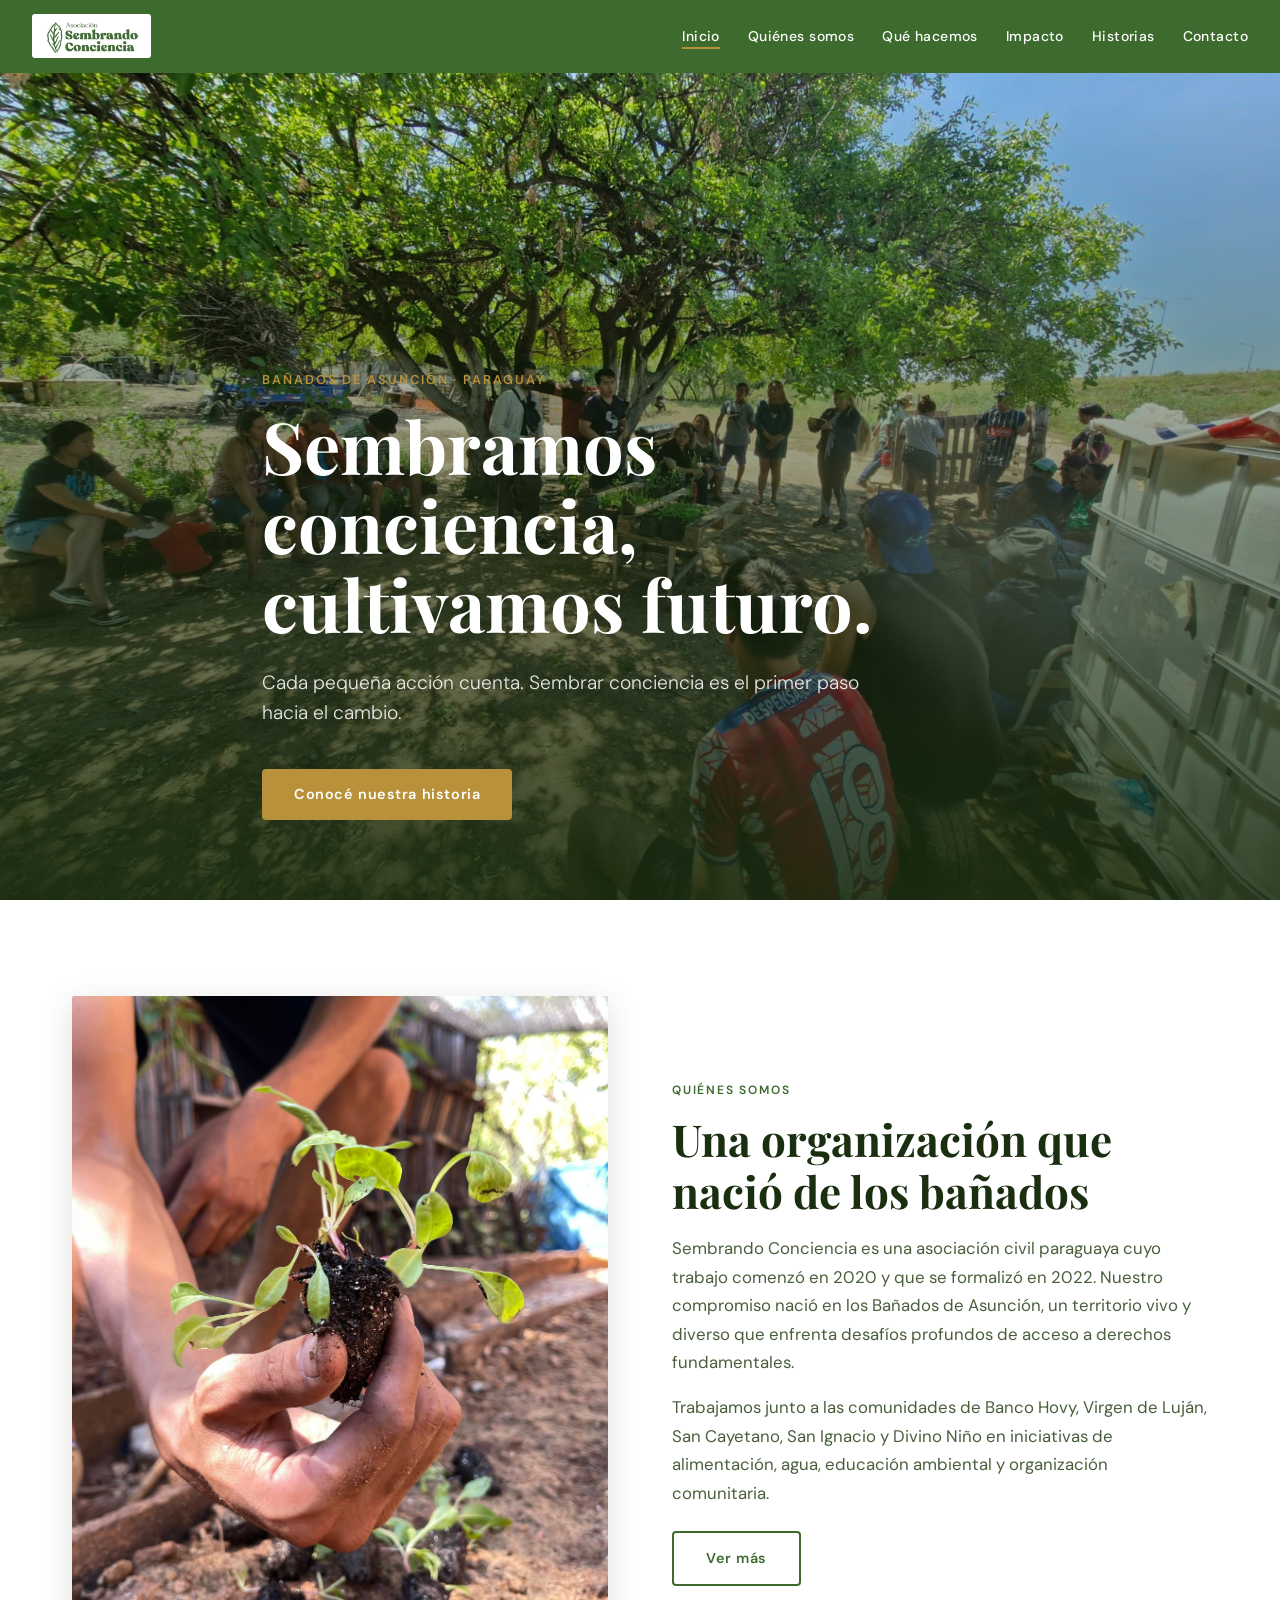
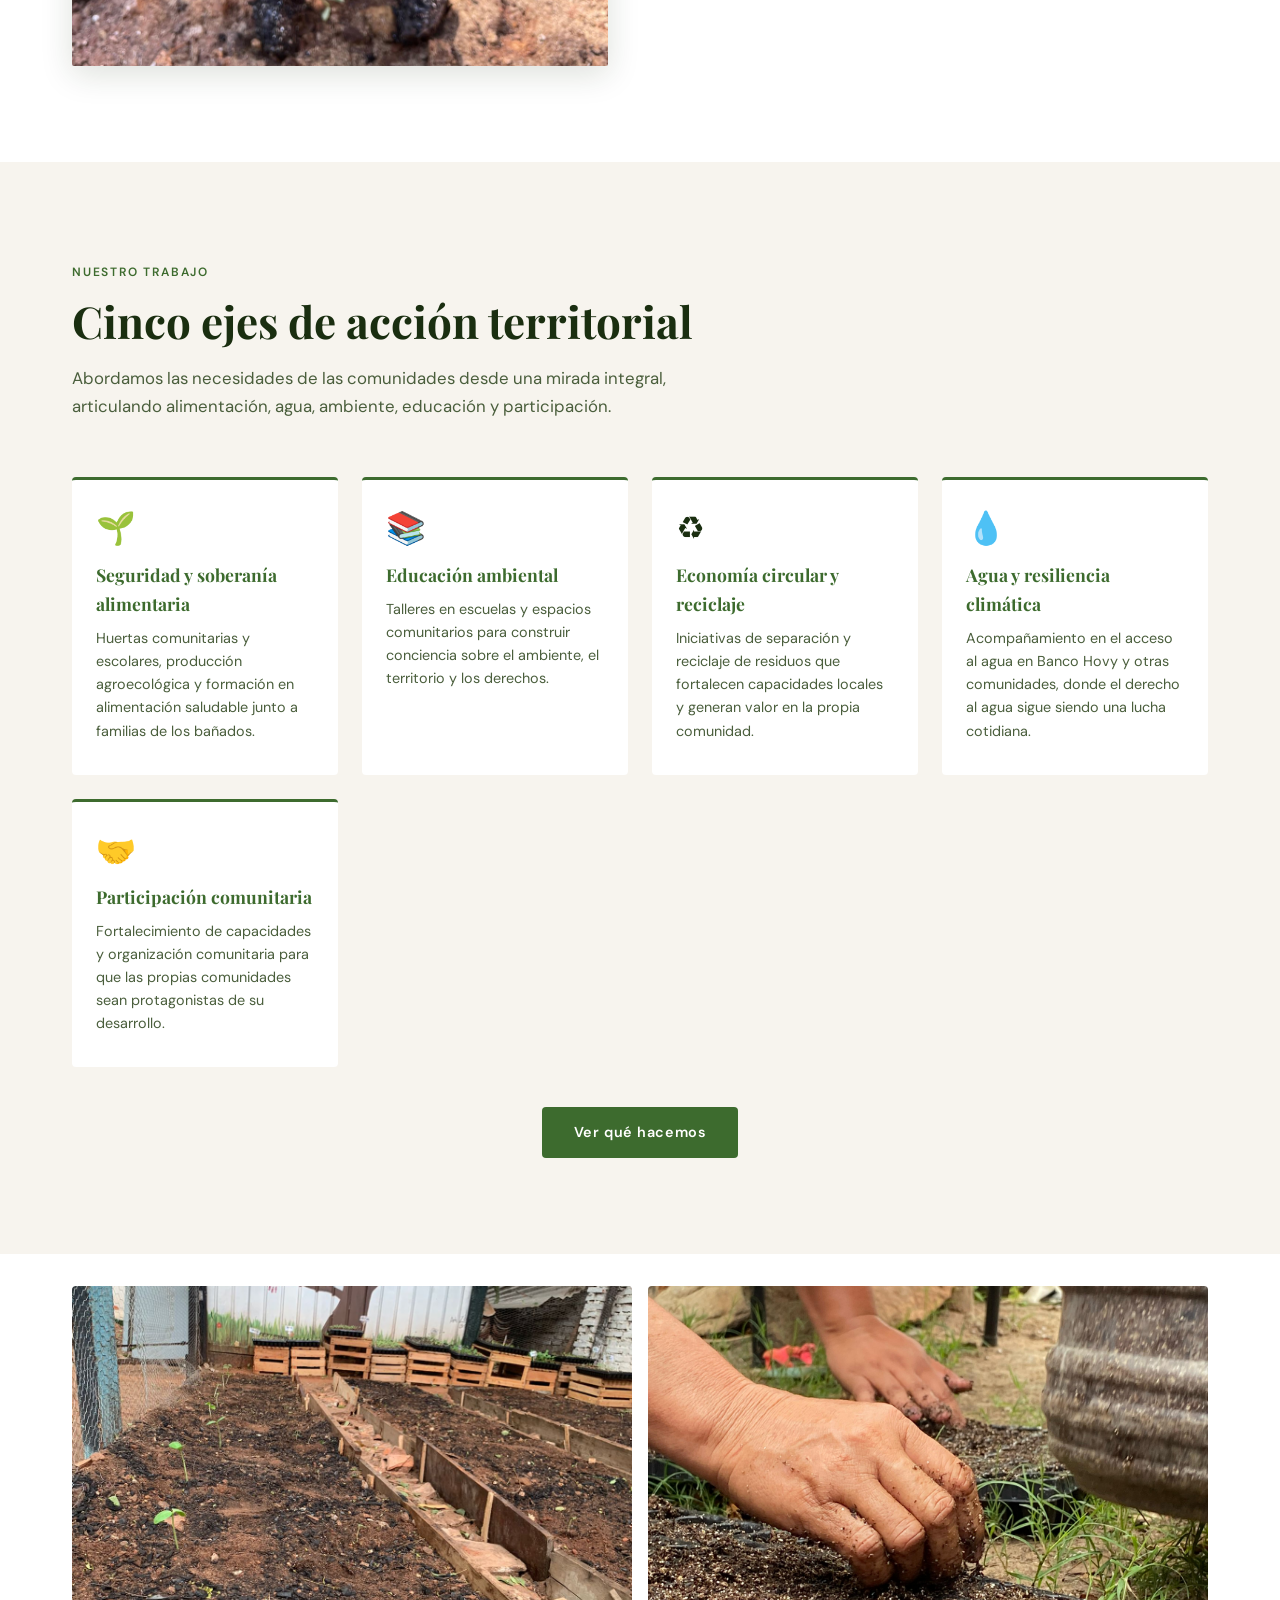
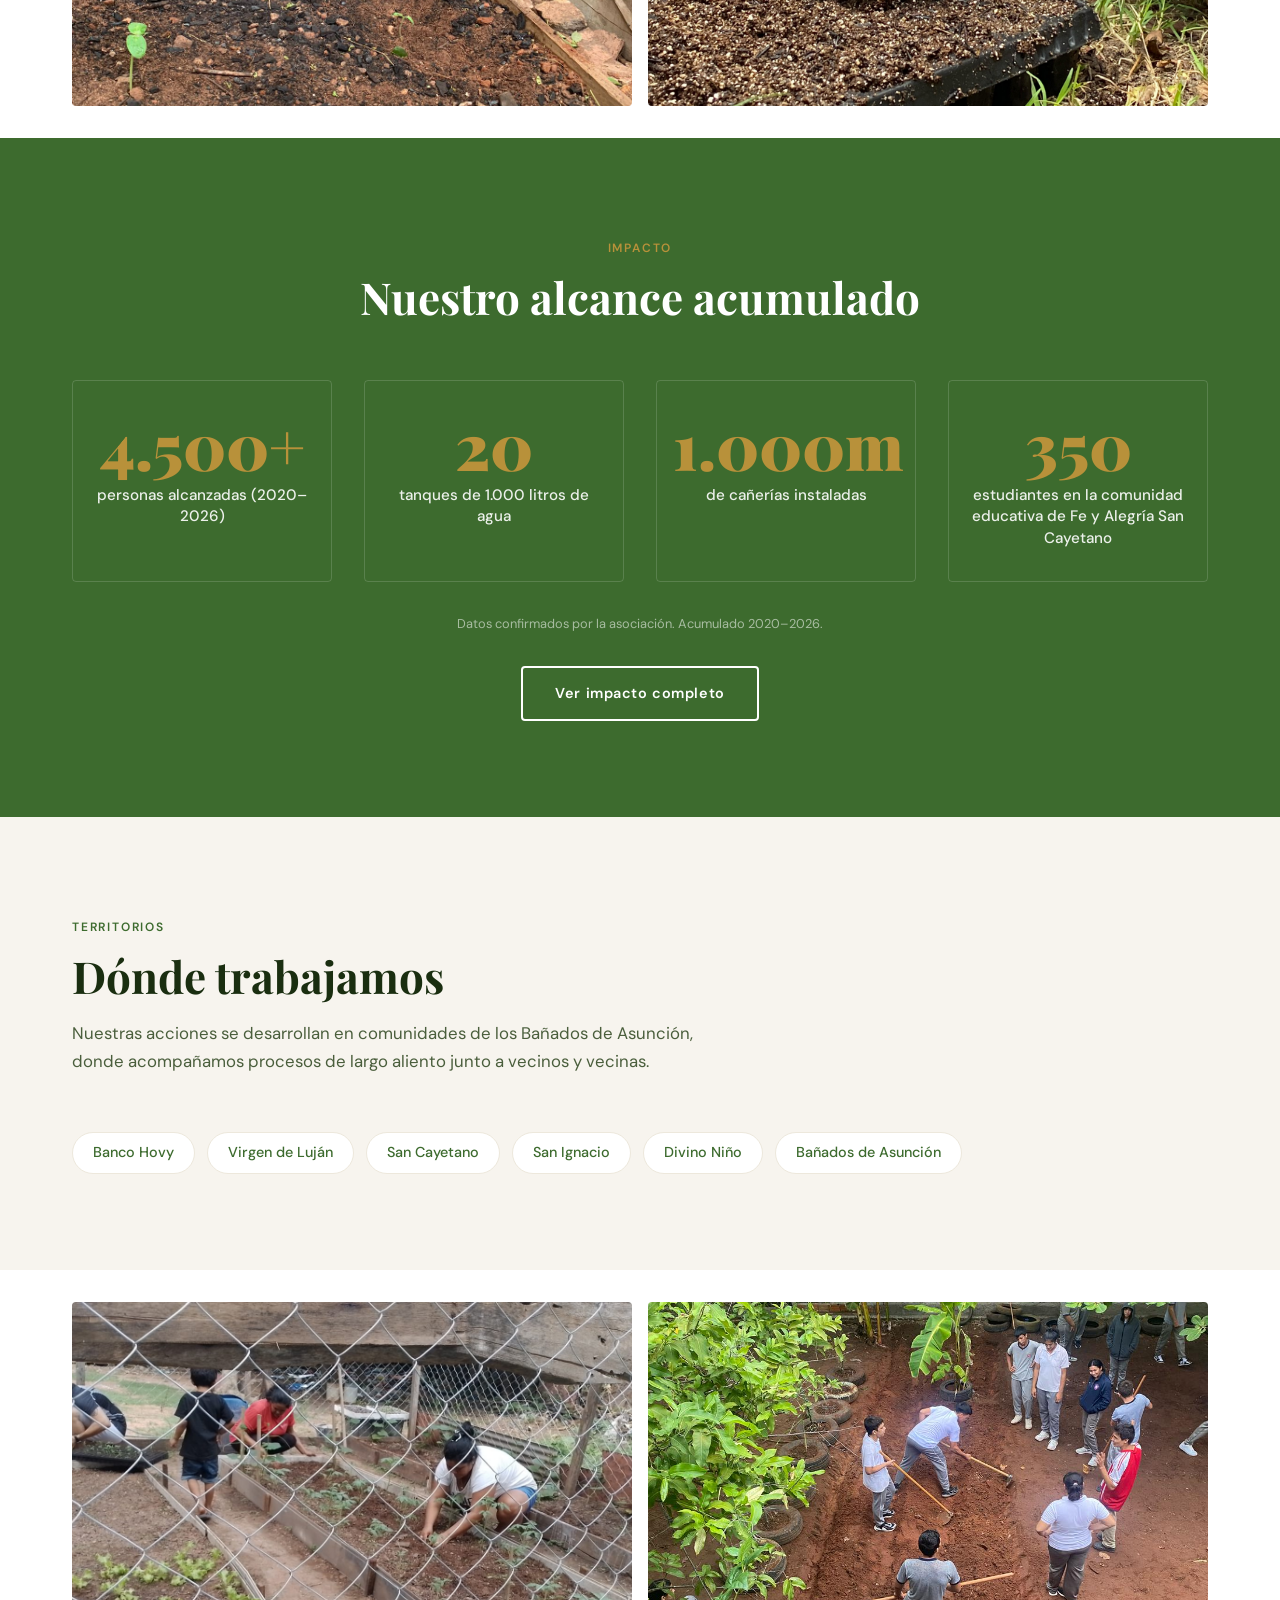
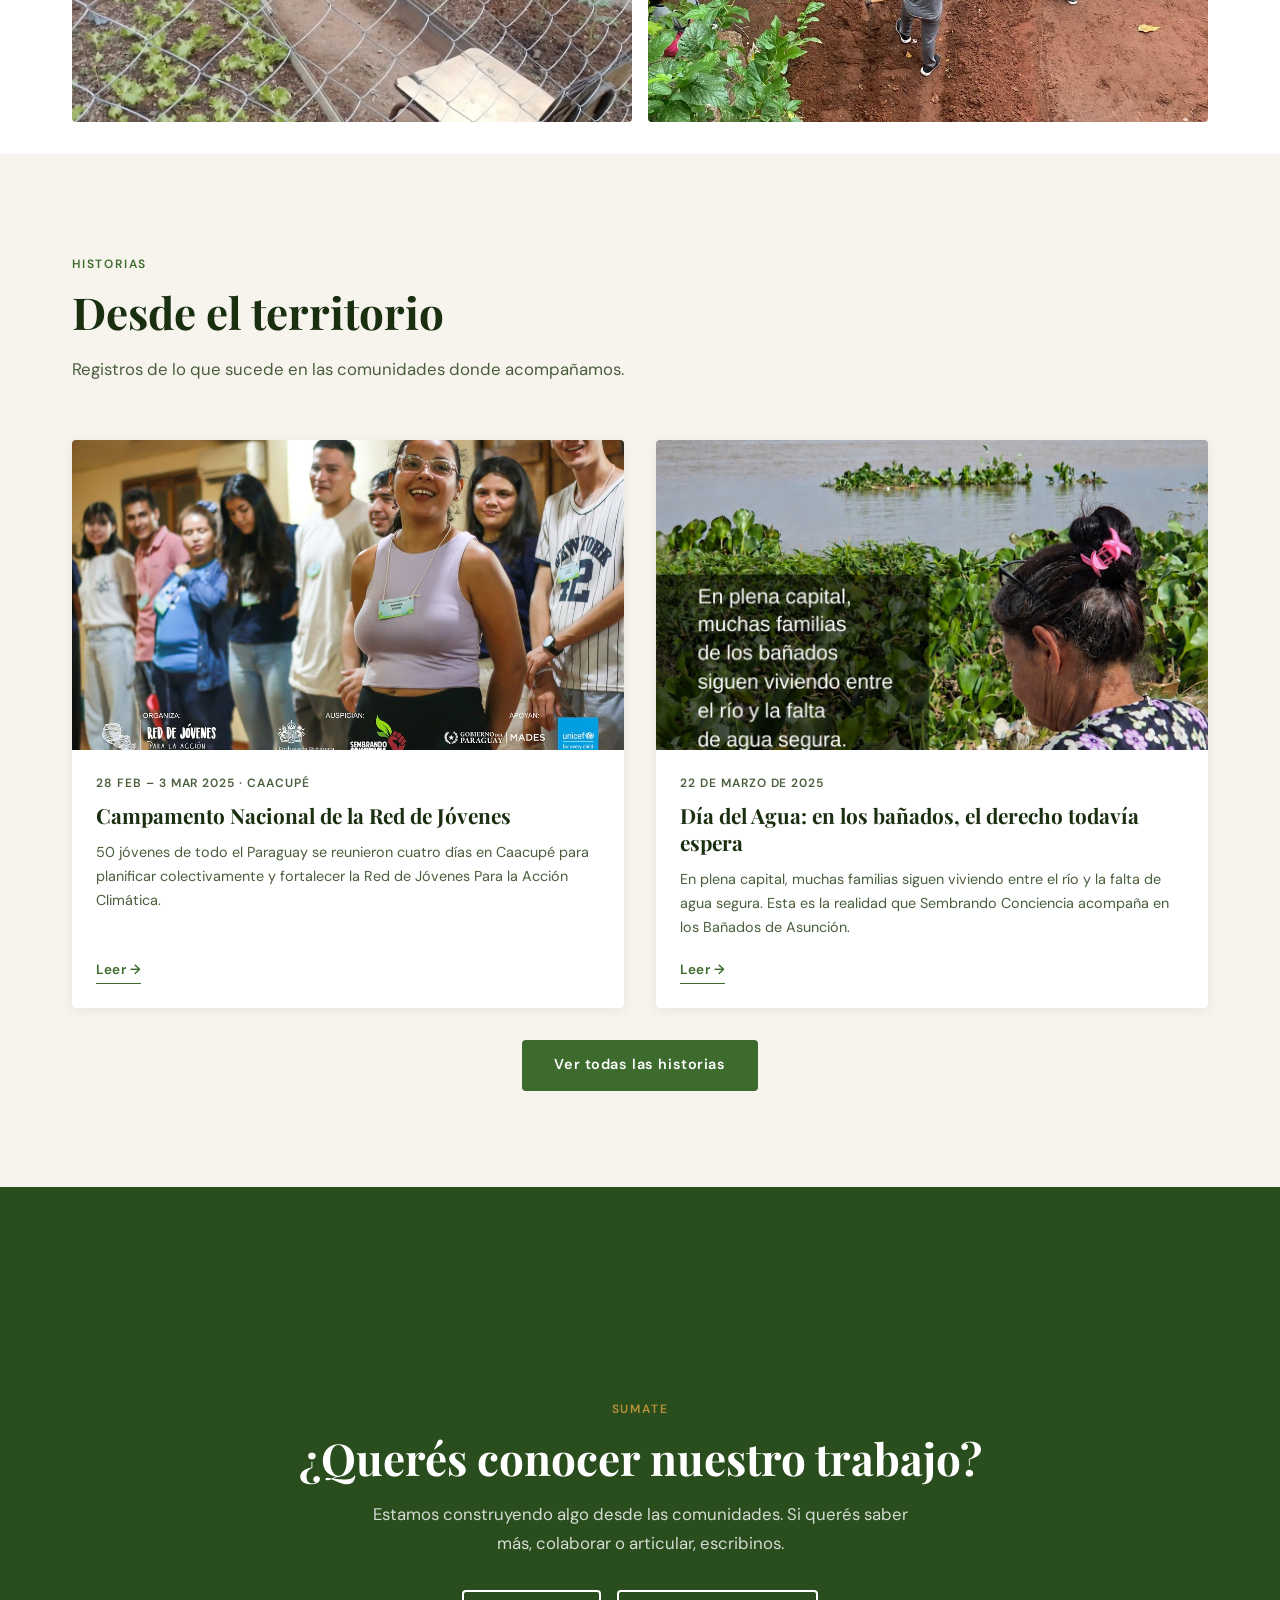
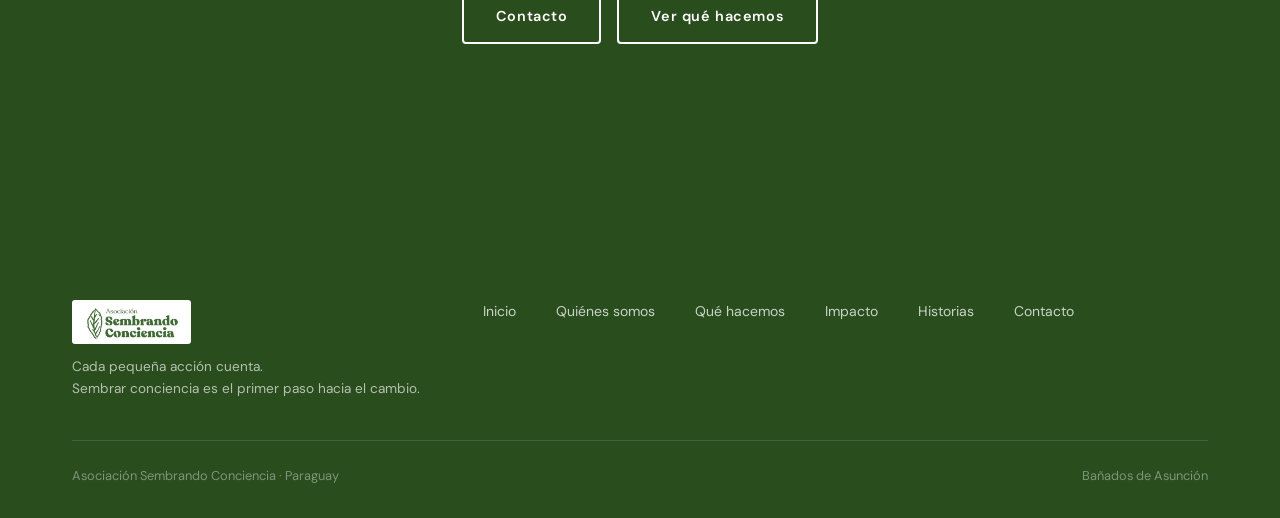
<file: index.html>
<!DOCTYPE html>
<html lang="es">
<head>
  <meta charset="UTF-8" />
  <meta name="viewport" content="width=device-width, initial-scale=1.0" />
  <title>Asociación Sembrando Conciencia — Bañados de Asunción, Paraguay</title>
  <meta name="description" content="Asociación civil paraguaya que trabaja en seguridad alimentaria, educación ambiental, agua y participación comunitaria en los Bañados de Asunción." />
  <link rel="stylesheet" href="css/style.css" />
</head>
<body>

<!-- NAVEGACIÓN -->
<nav class="nav">
  <a class="nav__logo" href="index.html">
    <img src="images/logo-verde.jpeg" alt="Asociación Sembrando Conciencia" />
  </a>
  <button class="nav__menu-btn" aria-label="Abrir menú">
    <span></span><span></span><span></span>
  </button>
  <ul class="nav__links">
    <li><a href="index.html">Inicio</a></li>
    <li><a href="quienes-somos.html">Quiénes somos</a></li>
    <li><a href="que-hacemos.html">Qué hacemos</a></li>
    <li><a href="impacto.html">Impacto</a></li>
    <li><a href="historias.html">Historias</a></li>
    <li><a href="contacto.html">Contacto</a></li>
  </ul>
</nav>

<!-- HERO -->
<section class="hero">
  <img class="hero__foto" src="images/taller-comunitario.jpg" alt="Taller comunitario al aire libre en los Bañados de Asunción" />
  <div class="hero__overlay"></div>
  <div class="hero__contenido contenedor">
    <p class="hero__kicker">Bañados de Asunción · Paraguay</p>
    <h1 class="hero__titulo">Sembramos conciencia,<br>cultivamos futuro.</h1>
    <p class="hero__subtitulo">Cada pequeña acción cuenta. Sembrar conciencia es el primer paso hacia el cambio.</p>
    <a href="quienes-somos.html" class="hero__cta">Conocé nuestra historia</a>
  </div>
</section>

<!-- PRESENTACIÓN -->
<section class="seccion seccion--blanca">
  <div class="contenedor">
    <div class="presentacion">
      <img class="presentacion__foto" src="images/manos-plantin.jpg" alt="Manos trasplantando un plantín en huerta comunitaria" />
      <div class="presentacion__texto">
        <span class="etiqueta">Quiénes somos</span>
        <h2 class="titulo-seccion">Una organización que nació de los bañados</h2>
        <p class="bajada">Sembrando Conciencia es una asociación civil paraguaya cuyo trabajo comenzó en 2020 y que se formalizó en 2022. Nuestro compromiso nació en los Bañados de Asunción, un territorio vivo y diverso que enfrenta desafíos profundos de acceso a derechos fundamentales.</p>
        <p class="bajada">Trabajamos junto a las comunidades de Banco Hovy, Virgen de Luján, San Cayetano, San Ignacio y Divino Niño en iniciativas de alimentación, agua, educación ambiental y organización comunitaria.</p>
        <a href="quienes-somos.html" class="btn btn--borde" style="margin-top:1.5rem">Ver más</a>
      </div>
    </div>
  </div>
</section>

<!-- ÁREAS DE TRABAJO -->
<section class="seccion seccion--crema">
  <div class="contenedor">
    <div class="seccion__encabezado">
      <span class="etiqueta">Nuestro trabajo</span>
      <h2 class="titulo-seccion">Cinco ejes de acción territorial</h2>
      <p class="bajada">Abordamos las necesidades de las comunidades desde una mirada integral, articulando alimentación, agua, ambiente, educación y participación.</p>
    </div>
    <div class="areas__grilla">
      <div class="area-card">
        <div class="area-card__icono">🌱</div>
        <h3 class="area-card__titulo">Seguridad y soberanía alimentaria</h3>
        <p class="area-card__texto">Huertas comunitarias y escolares, producción agroecológica y formación en alimentación saludable junto a familias de los bañados.</p>
      </div>
      <div class="area-card">
        <div class="area-card__icono">📚</div>
        <h3 class="area-card__titulo">Educación ambiental</h3>
        <p class="area-card__texto">Talleres en escuelas y espacios comunitarios para construir conciencia sobre el ambiente, el territorio y los derechos.</p>
      </div>
      <div class="area-card">
        <div class="area-card__icono">♻️</div>
        <h3 class="area-card__titulo">Economía circular y reciclaje</h3>
        <p class="area-card__texto">Iniciativas de separación y reciclaje de residuos que fortalecen capacidades locales y generan valor en la propia comunidad.</p>
      </div>
      <div class="area-card">
        <div class="area-card__icono">💧</div>
        <h3 class="area-card__titulo">Agua y resiliencia climática</h3>
        <p class="area-card__texto">Acompañamiento en el acceso al agua en Banco Hovy y otras comunidades, donde el derecho al agua sigue siendo una lucha cotidiana.</p>
      </div>
      <div class="area-card">
        <div class="area-card__icono">🤝</div>
        <h3 class="area-card__titulo">Participación comunitaria</h3>
        <p class="area-card__texto">Fortalecimiento de capacidades y organización comunitaria para que las propias comunidades sean protagonistas de su desarrollo.</p>
      </div>
    </div>
    <div style="margin-top:2.5rem; text-align:center;">
      <a href="que-hacemos.html" class="btn btn--principal">Ver qué hacemos</a>
    </div>
  </div>
</section>

<!-- GALERÍA ACCIÓN -->
<section class="seccion seccion--blanca" style="padding-block: 2rem;">
  <div class="contenedor">
    <div class="galeria-duo">
      <img src="images/huerta-escolar-1.jpeg" alt="Huerta escolar con mural de huellas de manos pintadas por los estudiantes" />
      <img src="images/manos-siembra.jpg" alt="Manos sembrando en bandeja de germinación comunitaria" />
    </div>
  </div>
</section>

<!-- CIFRAS -->
<section class="seccion seccion--verde">
  <div class="contenedor">
    <div class="seccion__encabezado seccion__encabezado--centrado">
      <span class="etiqueta">Impacto</span>
      <h2 class="titulo-seccion">Nuestro alcance acumulado</h2>
    </div>
    <div class="cifras__grilla">
      <div class="cifra">
        <div class="cifra__numero">4.500+</div>
        <div class="cifra__label">personas alcanzadas (2020–2026)</div>
      </div>
      <div class="cifra">
        <div class="cifra__numero">20</div>
        <div class="cifra__label">tanques de 1.000 litros de agua</div>
      </div>
      <div class="cifra">
        <div class="cifra__numero">1.000m</div>
        <div class="cifra__label">de cañerías instaladas</div>
      </div>
      <div class="cifra">
        <div class="cifra__numero">350</div>
        <div class="cifra__label">estudiantes en la comunidad educativa de Fe y Alegría San Cayetano</div>
      </div>
    </div>
    <p class="cifras__nota">Datos confirmados por la asociación. Acumulado 2020–2026.</p>
    <div style="text-align:center; margin-top:2rem;">
      <a href="impacto.html" class="btn btn--blanco">Ver impacto completo</a>
    </div>
  </div>
</section>

<!-- TERRITORIOS -->
<section class="seccion seccion--crema">
  <div class="contenedor">
    <div class="seccion__encabezado">
      <span class="etiqueta">Territorios</span>
      <h2 class="titulo-seccion">Dónde trabajamos</h2>
      <p class="bajada">Nuestras acciones se desarrollan en comunidades de los Bañados de Asunción, donde acompañamos procesos de largo aliento junto a vecinos y vecinas.</p>
    </div>
    <div class="territorios__grilla">
      <span class="territorio-tag">Banco Hovy</span>
      <span class="territorio-tag">Virgen de Luján</span>
      <span class="territorio-tag">San Cayetano</span>
      <span class="territorio-tag">San Ignacio</span>
      <span class="territorio-tag">Divino Niño</span>
      <span class="territorio-tag">Bañados de Asunción</span>
    </div>
  </div>
</section>

<!-- GALERÍA ACCIÓN 2 -->
<section class="seccion seccion--blanca" style="padding-block: 2rem;">
  <div class="contenedor">
    <div class="galeria-duo">
      <img src="images/huerta-trabajo.jpeg" alt="Personas trabajando en huerta comunitaria con canteros elevados" />
      <img src="images/huerta-estudiantes.jpg" alt="Jóvenes estudiantes trabajando la tierra en una huerta escolar" />
    </div>
  </div>
</section>

<!-- BLOG PREVIEW -->
<section class="seccion seccion--crema">
  <div class="contenedor">
    <div class="seccion__encabezado">
      <span class="etiqueta">Historias</span>
      <h2 class="titulo-seccion">Desde el territorio</h2>
      <p class="bajada">Registros de lo que sucede en las comunidades donde acompañamos.</p>
    </div>
    <div class="blog__grilla">
      <a href="blog/campamento-red-jovenes.html" class="blog-card">
        <img class="blog-card__foto" src="images/campamento/campamento-jovenes-04.jpg" alt="Jóvenes del Campamento Nacional de la Red de Jóvenes en dinámica grupal, Caacupé 2025" />
        <div class="blog-card__cuerpo">
          <p class="blog-card__fecha">28 feb – 3 mar 2025 · Caacupé</p>
          <h3 class="blog-card__titulo">Campamento Nacional de la Red de Jóvenes</h3>
          <p class="blog-card__extracto">50 jóvenes de todo el Paraguay se reunieron cuatro días en Caacupé para planificar colectivamente y fortalecer la Red de Jóvenes Para la Acción Climática.</p>
          <span class="blog-card__link">Leer →</span>
        </div>
      </a>
      <a href="blog/dia-del-agua.html" class="blog-card">
        <img class="blog-card__foto" src="images/dia-del-agua/agua-06-banado-mujer.jpg" alt="Mujer mirando el río en los bañados de Asunción" />
        <div class="blog-card__cuerpo">
          <p class="blog-card__fecha">22 de marzo de 2025</p>
          <h3 class="blog-card__titulo">Día del Agua: en los bañados, el derecho todavía espera</h3>
          <p class="blog-card__extracto">En plena capital, muchas familias siguen viviendo entre el río y la falta de agua segura. Esta es la realidad que Sembrando Conciencia acompaña en los Bañados de Asunción.</p>
          <span class="blog-card__link">Leer →</span>
        </div>
      </a>
    </div>
    <div style="margin-top:2rem; text-align:center;">
      <a href="historias.html" class="btn btn--principal">Ver todas las historias</a>
    </div>
  </div>
</section>

<!-- CTA FINAL -->
<section class="seccion seccion--oscura">
  <div class="contenedor">
    <div class="cta-final">
      <span class="etiqueta">Sumate</span>
      <h2 class="titulo-seccion">¿Querés conocer nuestro trabajo?</h2>
      <p class="bajada">Estamos construyendo algo desde las comunidades. Si querés saber más, colaborar o articular, escribinos.</p>
      <div class="cta-final__botones">
        <a href="contacto.html" class="btn btn--blanco">Contacto</a>
        <a href="que-hacemos.html" class="btn btn--blanco">Ver qué hacemos</a>
      </div>
    </div>
  </div>
</section>

<!-- FOOTER -->
<footer class="footer">
  <div class="contenedor">
    <div class="footer__inner">
      <div>
        <img src="images/logo-verde.jpeg" alt="Asociación Sembrando Conciencia" class="footer__logo" />
        <p class="footer__slogan">Cada pequeña acción cuenta.<br>Sembrar conciencia es el primer paso hacia el cambio.</p>
      </div>
      <nav class="footer__nav" aria-label="Navegación secundaria">
        <a href="index.html">Inicio</a>
        <a href="quienes-somos.html">Quiénes somos</a>
        <a href="que-hacemos.html">Qué hacemos</a>
        <a href="impacto.html">Impacto</a>
        <a href="historias.html">Historias</a>
        <a href="contacto.html">Contacto</a>
      </nav>
    </div>
    <div class="footer__copy">
      <span>Asociación Sembrando Conciencia · Paraguay</span>
      <span>Bañados de Asunción</span>
    </div>
  </div>
</footer>

<script src="js/main.js"></script>
</body>
</html>
</file>
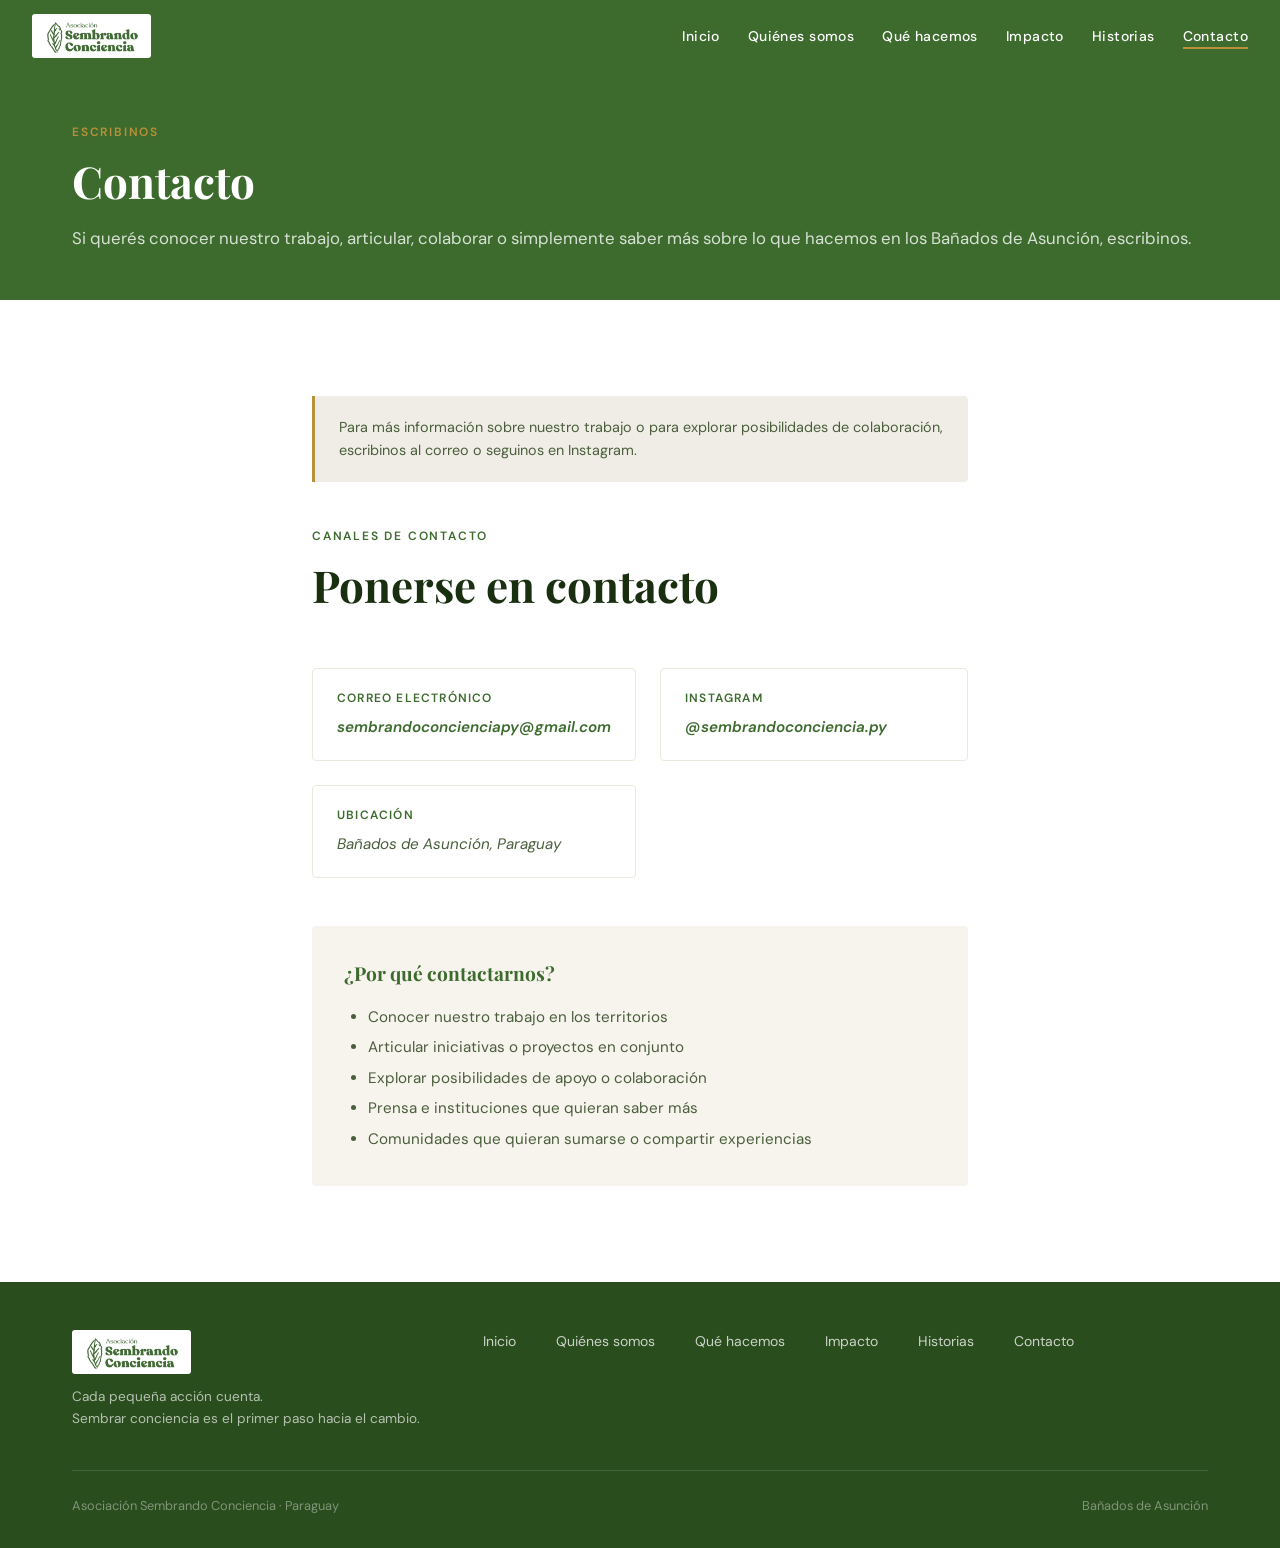
<file: contacto.html>
<!DOCTYPE html>
<html lang="es">
<head>
  <meta charset="UTF-8" />
  <meta name="viewport" content="width=device-width, initial-scale=1.0" />
  <title>Contacto — Asociación Sembrando Conciencia</title>
  <meta name="description" content="Contacto de la Asociación Sembrando Conciencia, organización civil de los Bañados de Asunción, Paraguay." />
  <link rel="stylesheet" href="css/style.css" />
</head>
<body>

<nav class="nav">
  <a class="nav__logo" href="index.html">
    <img src="images/logo-verde.jpeg" alt="Asociación Sembrando Conciencia" />
  </a>
  <button class="nav__menu-btn" aria-label="Abrir menú">
    <span></span><span></span><span></span>
  </button>
  <ul class="nav__links">
    <li><a href="index.html">Inicio</a></li>
    <li><a href="quienes-somos.html">Quiénes somos</a></li>
    <li><a href="que-hacemos.html">Qué hacemos</a></li>
    <li><a href="impacto.html">Impacto</a></li>
    <li><a href="historias.html">Historias</a></li>
    <li><a href="contacto.html">Contacto</a></li>
  </ul>
</nav>

<header class="pagina-header">
  <div class="contenedor">
    <span class="etiqueta">Escribinos</span>
    <h1 class="titulo-seccion">Contacto</h1>
    <p class="bajada">Si querés conocer nuestro trabajo, articular, colaborar o simplemente saber más sobre lo que hacemos en los Bañados de Asunción, escribinos.</p>
  </div>
</header>

<section class="seccion seccion--blanca">
  <div class="contenedor" style="max-width:720px">

    <div class="contacto-aviso">
      Para más información sobre nuestro trabajo o para explorar posibilidades de colaboración, escribinos al correo o seguinos en Instagram.
    </div>

    <div class="seccion__encabezado">
      <span class="etiqueta">Canales de contacto</span>
      <h2 class="titulo-seccion">Ponerse en contacto</h2>
    </div>

    <div class="contacto-campos">
      <div class="campo">
        <div class="campo__etiqueta">Correo electrónico</div>
        <div class="campo__valor"><a href="mailto:sembrandoconcienciapy@gmail.com" style="color:var(--verde); font-weight:600">sembrandoconcienciapy@gmail.com</a></div>
      </div>
      <div class="campo">
        <div class="campo__etiqueta">Instagram</div>
        <div class="campo__valor"><a href="https://www.instagram.com/sembrandoconciencia.py" target="_blank" rel="noopener" style="color:var(--verde); font-weight:600">@sembrandoconciencia.py</a></div>
      </div>
      <div class="campo">
        <div class="campo__etiqueta">Ubicación</div>
        <div class="campo__valor">Bañados de Asunción, Paraguay</div>
      </div>
    </div>

    <div style="margin-top:3rem; padding:2rem; background:var(--crema); border-radius:4px;">
      <h3 style="font-family:var(--font-titulo); font-size:1.2rem; color:var(--verde); margin-bottom:0.75rem">¿Por qué contactarnos?</h3>
      <ul style="list-style:disc; padding-left:1.5rem; color:var(--texto-suave); font-size:0.95rem; line-height:2;">
        <li>Conocer nuestro trabajo en los territorios</li>
        <li>Articular iniciativas o proyectos en conjunto</li>
        <li>Explorar posibilidades de apoyo o colaboración</li>
        <li>Prensa e instituciones que quieran saber más</li>
        <li>Comunidades que quieran sumarse o compartir experiencias</li>
      </ul>
    </div>
  </div>
</section>

<footer class="footer">
  <div class="contenedor">
    <div class="footer__inner">
      <div>
        <img src="images/logo-verde.jpeg" alt="Asociación Sembrando Conciencia" class="footer__logo" />
        <p class="footer__slogan">Cada pequeña acción cuenta.<br>Sembrar conciencia es el primer paso hacia el cambio.</p>
      </div>
      <nav class="footer__nav" aria-label="Navegación secundaria">
        <a href="index.html">Inicio</a>
        <a href="quienes-somos.html">Quiénes somos</a>
        <a href="que-hacemos.html">Qué hacemos</a>
        <a href="impacto.html">Impacto</a>
        <a href="historias.html">Historias</a>
        <a href="contacto.html">Contacto</a>
      </nav>
    </div>
    <div class="footer__copy">
      <span>Asociación Sembrando Conciencia · Paraguay</span>
      <span>Bañados de Asunción</span>
    </div>
  </div>
</footer>

<script src="js/main.js"></script>
</body>
</html>
</file>
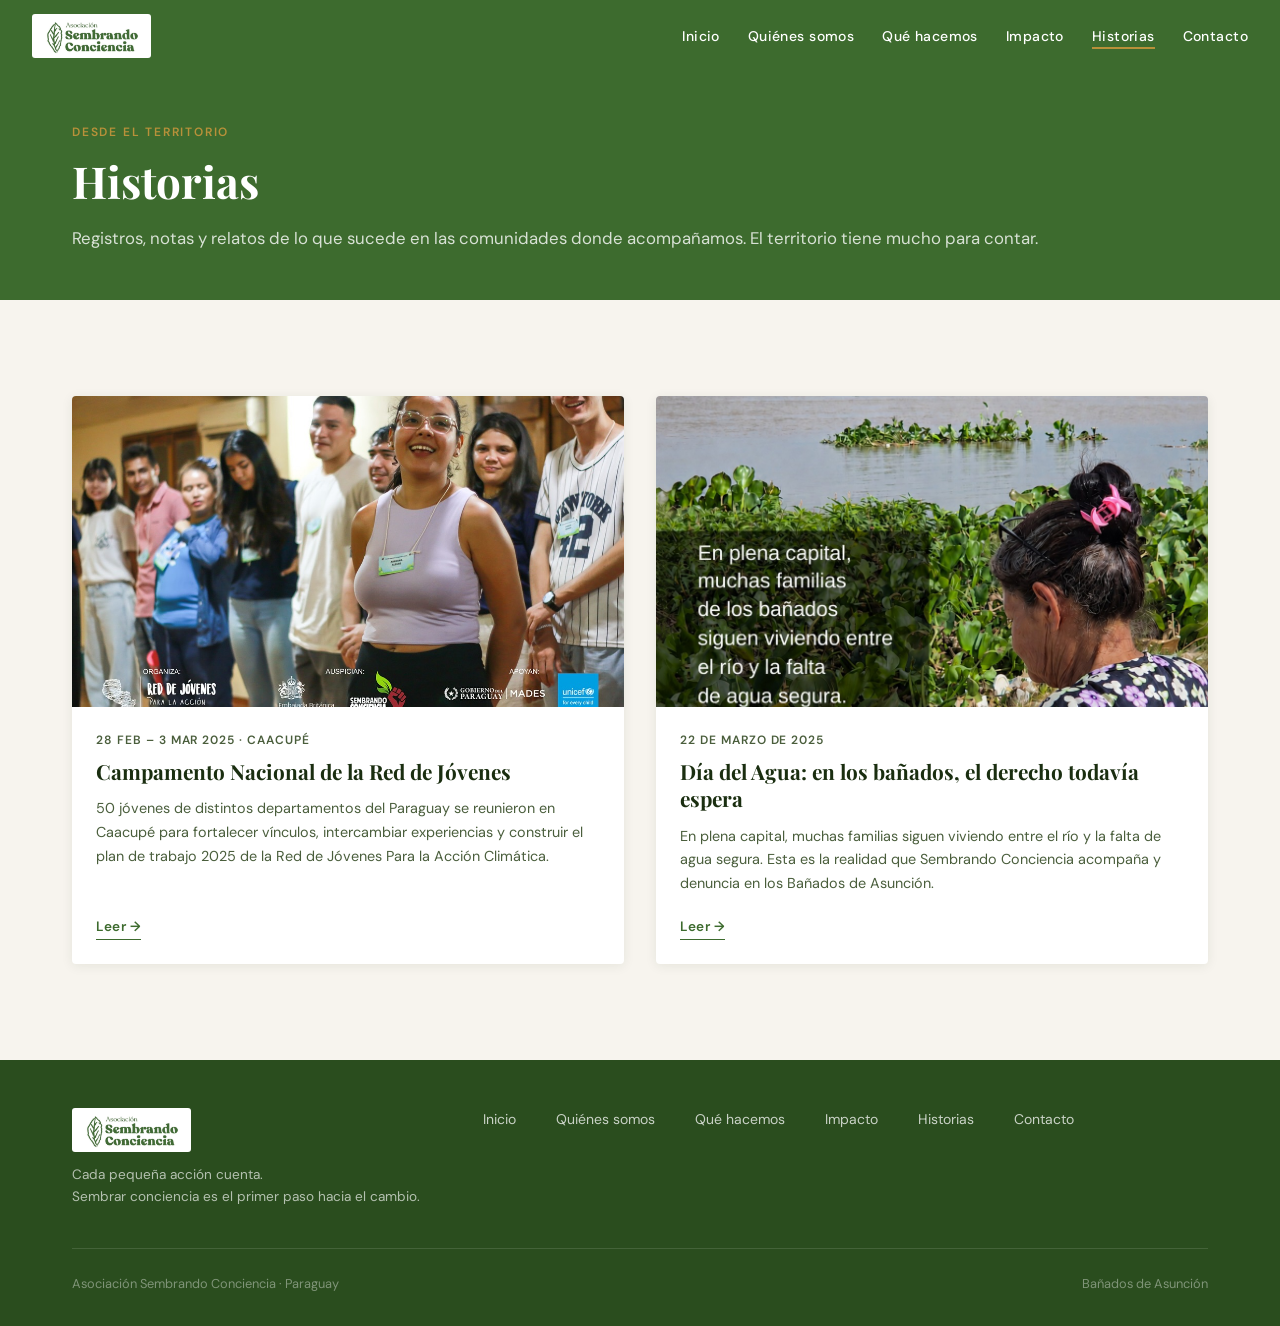
<file: historias.html>
<!DOCTYPE html>
<html lang="es">
<head>
  <meta charset="UTF-8" />
  <meta name="viewport" content="width=device-width, initial-scale=1.0" />
  <title>Historias — Asociación Sembrando Conciencia</title>
  <meta name="description" content="Artículos y registros del trabajo de Sembrando Conciencia en los Bañados de Asunción, Paraguay." />
  <link rel="stylesheet" href="css/style.css" />
</head>
<body>

<nav class="nav">
  <a class="nav__logo" href="index.html">
    <img src="images/logo-verde.jpeg" alt="Asociación Sembrando Conciencia" />
  </a>
  <button class="nav__menu-btn" aria-label="Abrir menú">
    <span></span><span></span><span></span>
  </button>
  <ul class="nav__links">
    <li><a href="index.html">Inicio</a></li>
    <li><a href="quienes-somos.html">Quiénes somos</a></li>
    <li><a href="que-hacemos.html">Qué hacemos</a></li>
    <li><a href="impacto.html">Impacto</a></li>
    <li><a href="historias.html">Historias</a></li>
    <li><a href="contacto.html">Contacto</a></li>
  </ul>
</nav>

<header class="pagina-header">
  <div class="contenedor">
    <span class="etiqueta">Desde el territorio</span>
    <h1 class="titulo-seccion">Historias</h1>
    <p class="bajada">Registros, notas y relatos de lo que sucede en las comunidades donde acompañamos. El territorio tiene mucho para contar.</p>
  </div>
</header>

<section class="seccion seccion--crema">
  <div class="contenedor">
    <div class="blog__grilla">
      <a href="blog/campamento-red-jovenes.html" class="blog-card">
        <img class="blog-card__foto" src="images/campamento/campamento-jovenes-04.jpg" alt="Jóvenes del Campamento Nacional de la Red de Jóvenes en dinámica grupal, Caacupé 2025" />
        <div class="blog-card__cuerpo">
          <p class="blog-card__fecha">28 feb – 3 mar 2025 · Caacupé</p>
          <h2 class="blog-card__titulo">Campamento Nacional de la Red de Jóvenes</h2>
          <p class="blog-card__extracto">50 jóvenes de distintos departamentos del Paraguay se reunieron en Caacupé para fortalecer vínculos, intercambiar experiencias y construir el plan de trabajo 2025 de la Red de Jóvenes Para la Acción Climática.</p>
          <span class="blog-card__link">Leer →</span>
        </div>
      </a>
      <a href="blog/dia-del-agua.html" class="blog-card">
        <img class="blog-card__foto" src="images/dia-del-agua/agua-06-banado-mujer.jpg" alt="Mujer mirando el río en los bañados de Asunción" />
        <div class="blog-card__cuerpo">
          <p class="blog-card__fecha">22 de marzo de 2025</p>
          <h2 class="blog-card__titulo">Día del Agua: en los bañados, el derecho todavía espera</h2>
          <p class="blog-card__extracto">En plena capital, muchas familias siguen viviendo entre el río y la falta de agua segura. Esta es la realidad que Sembrando Conciencia acompaña y denuncia en los Bañados de Asunción.</p>
          <span class="blog-card__link">Leer →</span>
        </div>
      </a>
    </div>
  </div>
</section>

<footer class="footer">
  <div class="contenedor">
    <div class="footer__inner">
      <div>
        <img src="images/logo-verde.jpeg" alt="Asociación Sembrando Conciencia" class="footer__logo" />
        <p class="footer__slogan">Cada pequeña acción cuenta.<br>Sembrar conciencia es el primer paso hacia el cambio.</p>
      </div>
      <nav class="footer__nav" aria-label="Navegación secundaria">
        <a href="index.html">Inicio</a>
        <a href="quienes-somos.html">Quiénes somos</a>
        <a href="que-hacemos.html">Qué hacemos</a>
        <a href="impacto.html">Impacto</a>
        <a href="historias.html">Historias</a>
        <a href="contacto.html">Contacto</a>
      </nav>
    </div>
    <div class="footer__copy">
      <span>Asociación Sembrando Conciencia · Paraguay</span>
      <span>Bañados de Asunción</span>
    </div>
  </div>
</footer>

<script src="js/main.js"></script>
</body>
</html>
</file>
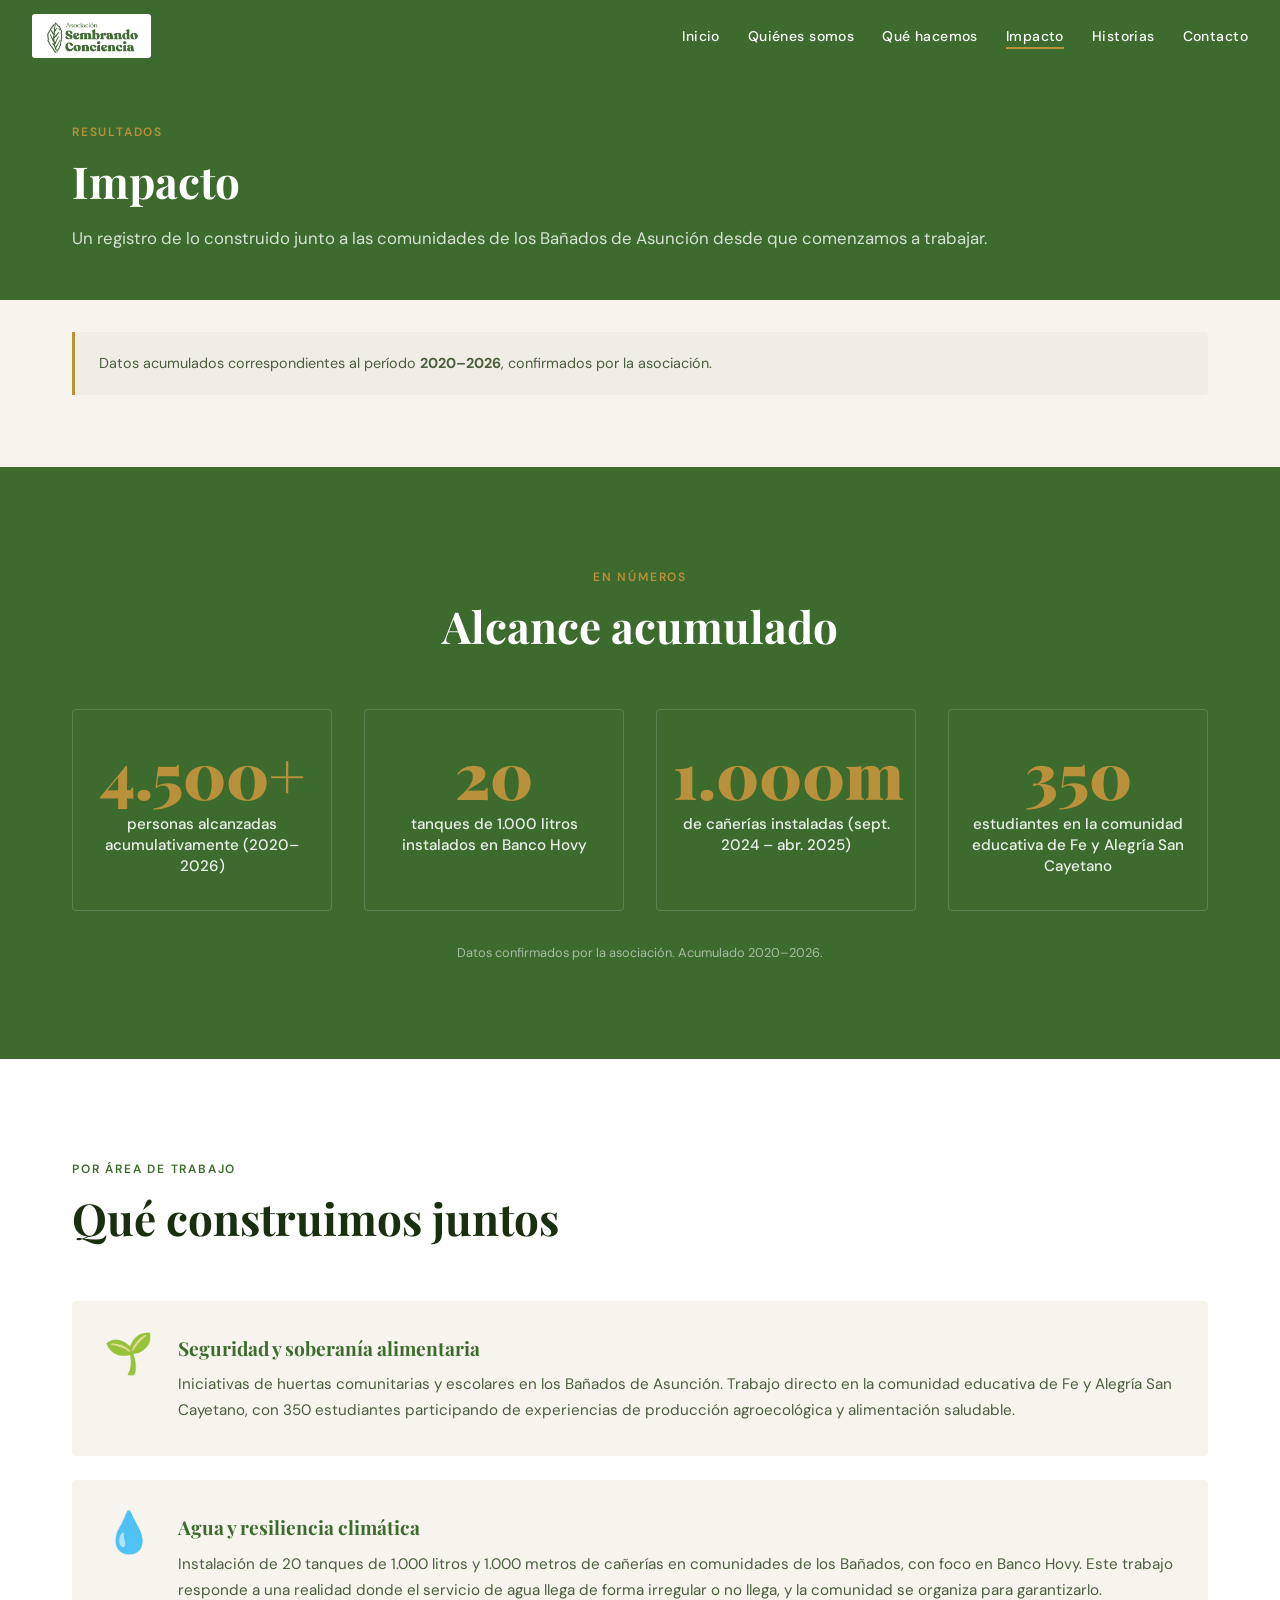
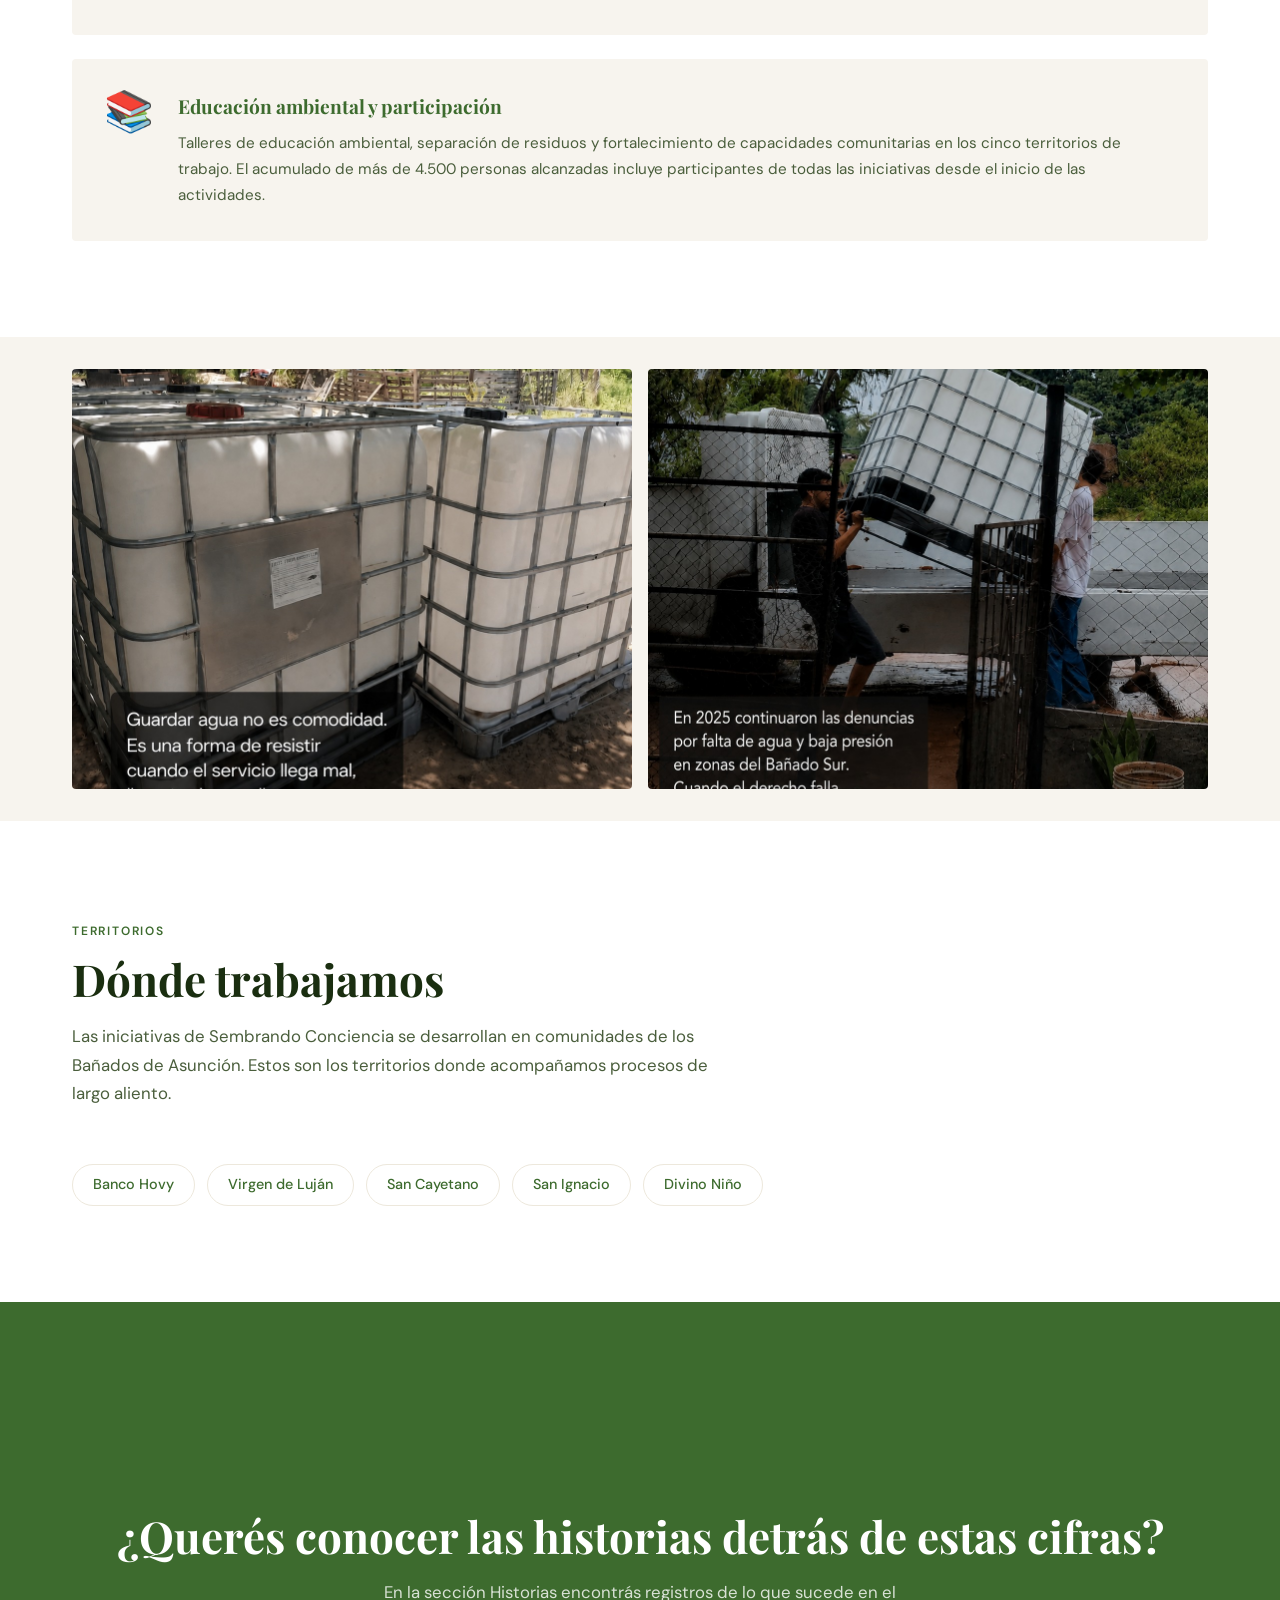
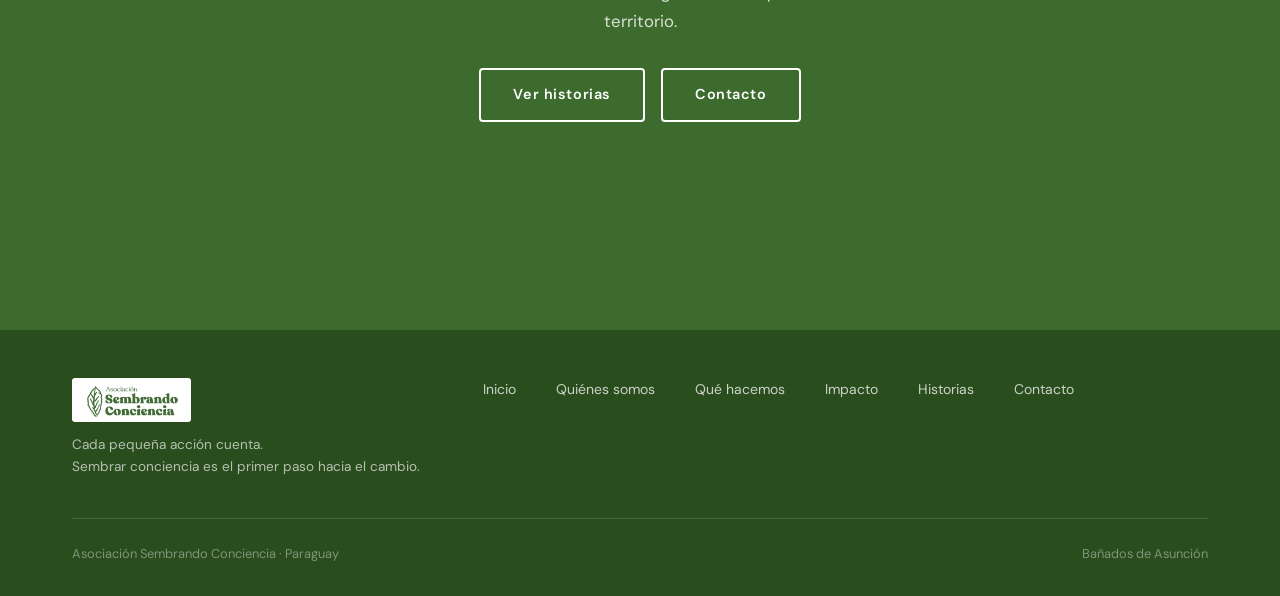
<file: impacto.html>
<!DOCTYPE html>
<html lang="es">
<head>
  <meta charset="UTF-8" />
  <meta name="viewport" content="width=device-width, initial-scale=1.0" />
  <title>Impacto — Asociación Sembrando Conciencia</title>
  <meta name="description" content="Cifras e indicadores del trabajo de Sembrando Conciencia en los Bañados de Asunción: personas alcanzadas, agua, educación y comunidad." />
  <link rel="stylesheet" href="css/style.css" />
</head>
<body>

<nav class="nav">
  <a class="nav__logo" href="index.html">
    <img src="images/logo-verde.jpeg" alt="Asociación Sembrando Conciencia" />
  </a>
  <button class="nav__menu-btn" aria-label="Abrir menú">
    <span></span><span></span><span></span>
  </button>
  <ul class="nav__links">
    <li><a href="index.html">Inicio</a></li>
    <li><a href="quienes-somos.html">Quiénes somos</a></li>
    <li><a href="que-hacemos.html">Qué hacemos</a></li>
    <li><a href="impacto.html">Impacto</a></li>
    <li><a href="historias.html">Historias</a></li>
    <li><a href="contacto.html">Contacto</a></li>
  </ul>
</nav>

<header class="pagina-header">
  <div class="contenedor">
    <span class="etiqueta">Resultados</span>
    <h1 class="titulo-seccion">Impacto</h1>
    <p class="bajada">Un registro de lo construido junto a las comunidades de los Bañados de Asunción desde que comenzamos a trabajar.</p>
  </div>
</header>

<!-- PERIODO DATOS -->
<section class="seccion seccion--crema" style="padding-block: 2rem;">
  <div class="contenedor">
    <div class="contacto-aviso">
      Datos acumulados correspondientes al período <strong>2020–2026</strong>, confirmados por la asociación.
    </div>
  </div>
</section>

<!-- CIFRAS PRINCIPALES -->
<section class="seccion seccion--verde">
  <div class="contenedor">
    <div class="seccion__encabezado seccion__encabezado--centrado">
      <span class="etiqueta">En números</span>
      <h2 class="titulo-seccion">Alcance acumulado</h2>
    </div>
    <div class="cifras__grilla">
      <div class="cifra">
        <div class="cifra__numero">4.500+</div>
        <div class="cifra__label">personas alcanzadas acumulativamente (2020–2026)</div>
      </div>
      <div class="cifra">
        <div class="cifra__numero">20</div>
        <div class="cifra__label">tanques de 1.000 litros instalados en Banco Hovy</div>
      </div>
      <div class="cifra">
        <div class="cifra__numero">1.000m</div>
        <div class="cifra__label">de cañerías instaladas (sept. 2024 – abr. 2025)</div>
      </div>
      <div class="cifra">
        <div class="cifra__numero">350</div>
        <div class="cifra__label">estudiantes en la comunidad educativa de Fe y Alegría San Cayetano</div>
      </div>
    </div>
    <p class="cifras__nota">Datos confirmados por la asociación. Acumulado 2020–2026.</p>
  </div>
</section>

<!-- DETALLE POR ÁREA -->
<section class="seccion seccion--blanca">
  <div class="contenedor">
    <div class="seccion__encabezado">
      <span class="etiqueta">Por área de trabajo</span>
      <h2 class="titulo-seccion">Qué construimos juntos</h2>
    </div>

    <div style="display:grid; gap:1.5rem;">
      <div style="background:var(--crema); border-radius:4px; padding:2rem; display:grid; grid-template-columns: auto 1fr; gap:1.5rem; align-items:start;">
        <div style="font-size:2.5rem; line-height:1;">🌱</div>
        <div>
          <h3 style="font-family:var(--font-titulo); font-size:1.2rem; color:var(--verde); margin-bottom:0.5rem">Seguridad y soberanía alimentaria</h3>
          <p style="color:var(--texto-suave); font-size:0.95rem; line-height:1.7">Iniciativas de huertas comunitarias y escolares en los Bañados de Asunción. Trabajo directo en la comunidad educativa de Fe y Alegría San Cayetano, con 350 estudiantes participando de experiencias de producción agroecológica y alimentación saludable.</p>
        </div>
      </div>

      <div style="background:var(--crema); border-radius:4px; padding:2rem; display:grid; grid-template-columns: auto 1fr; gap:1.5rem; align-items:start;">
        <div style="font-size:2.5rem; line-height:1;">💧</div>
        <div>
          <h3 style="font-family:var(--font-titulo); font-size:1.2rem; color:var(--verde); margin-bottom:0.5rem">Agua y resiliencia climática</h3>
          <p style="color:var(--texto-suave); font-size:0.95rem; line-height:1.7">Instalación de 20 tanques de 1.000 litros y 1.000 metros de cañerías en comunidades de los Bañados, con foco en Banco Hovy. Este trabajo responde a una realidad donde el servicio de agua llega de forma irregular o no llega, y la comunidad se organiza para garantizarlo.</p>
        </div>
      </div>

      <div style="background:var(--crema); border-radius:4px; padding:2rem; display:grid; grid-template-columns: auto 1fr; gap:1.5rem; align-items:start;">
        <div style="font-size:2.5rem; line-height:1;">📚</div>
        <div>
          <h3 style="font-family:var(--font-titulo); font-size:1.2rem; color:var(--verde); margin-bottom:0.5rem">Educación ambiental y participación</h3>
          <p style="color:var(--texto-suave); font-size:0.95rem; line-height:1.7">Talleres de educación ambiental, separación de residuos y fortalecimiento de capacidades comunitarias en los cinco territorios de trabajo. El acumulado de más de 4.500 personas alcanzadas incluye participantes de todas las iniciativas desde el inicio de las actividades.</p>
        </div>
      </div>
    </div>
  </div>
</section>

<!-- GALERÍA AGUA -->
<section class="seccion seccion--crema" style="padding-block:2rem">
  <div class="contenedor">
    <div class="galeria-duo">
      <img src="images/dia-del-agua/agua-05-tanques.jpg" alt="Tanques de 1000 litros instalados en comunidad de los bañados" />
      <img src="images/dia-del-agua/agua-02-tanque-instalacion.jpg" alt="Instalación de tanque de agua en comunidad del Bañado Sur" />
    </div>
  </div>
</section>

<!-- TERRITORIOS -->
<section class="seccion seccion--blanca">
  <div class="contenedor">
    <div class="seccion__encabezado">
      <span class="etiqueta">Territorios</span>
      <h2 class="titulo-seccion">Dónde trabajamos</h2>
      <p class="bajada">Las iniciativas de Sembrando Conciencia se desarrollan en comunidades de los Bañados de Asunción. Estos son los territorios donde acompañamos procesos de largo aliento.</p>
    </div>
    <div class="territorios__grilla">
      <span class="territorio-tag">Banco Hovy</span>
      <span class="territorio-tag">Virgen de Luján</span>
      <span class="territorio-tag">San Cayetano</span>
      <span class="territorio-tag">San Ignacio</span>
      <span class="territorio-tag">Divino Niño</span>
    </div>
  </div>
</section>

<!-- CTA -->
<section class="seccion seccion--verde">
  <div class="contenedor">
    <div class="cta-final">
      <h2 class="titulo-seccion">¿Querés conocer las historias detrás de estas cifras?</h2>
      <p class="bajada">En la sección Historias encontrás registros de lo que sucede en el territorio.</p>
      <div class="cta-final__botones">
        <a href="historias.html" class="btn btn--blanco">Ver historias</a>
        <a href="contacto.html" class="btn btn--blanco">Contacto</a>
      </div>
    </div>
  </div>
</section>

<footer class="footer">
  <div class="contenedor">
    <div class="footer__inner">
      <div>
        <img src="images/logo-verde.jpeg" alt="Asociación Sembrando Conciencia" class="footer__logo" />
        <p class="footer__slogan">Cada pequeña acción cuenta.<br>Sembrar conciencia es el primer paso hacia el cambio.</p>
      </div>
      <nav class="footer__nav" aria-label="Navegación secundaria">
        <a href="index.html">Inicio</a>
        <a href="quienes-somos.html">Quiénes somos</a>
        <a href="que-hacemos.html">Qué hacemos</a>
        <a href="impacto.html">Impacto</a>
        <a href="historias.html">Historias</a>
        <a href="contacto.html">Contacto</a>
      </nav>
    </div>
    <div class="footer__copy">
      <span>Asociación Sembrando Conciencia · Paraguay</span>
      <span>Bañados de Asunción</span>
    </div>
  </div>
</footer>

<script src="js/main.js"></script>
</body>
</html>
</file>
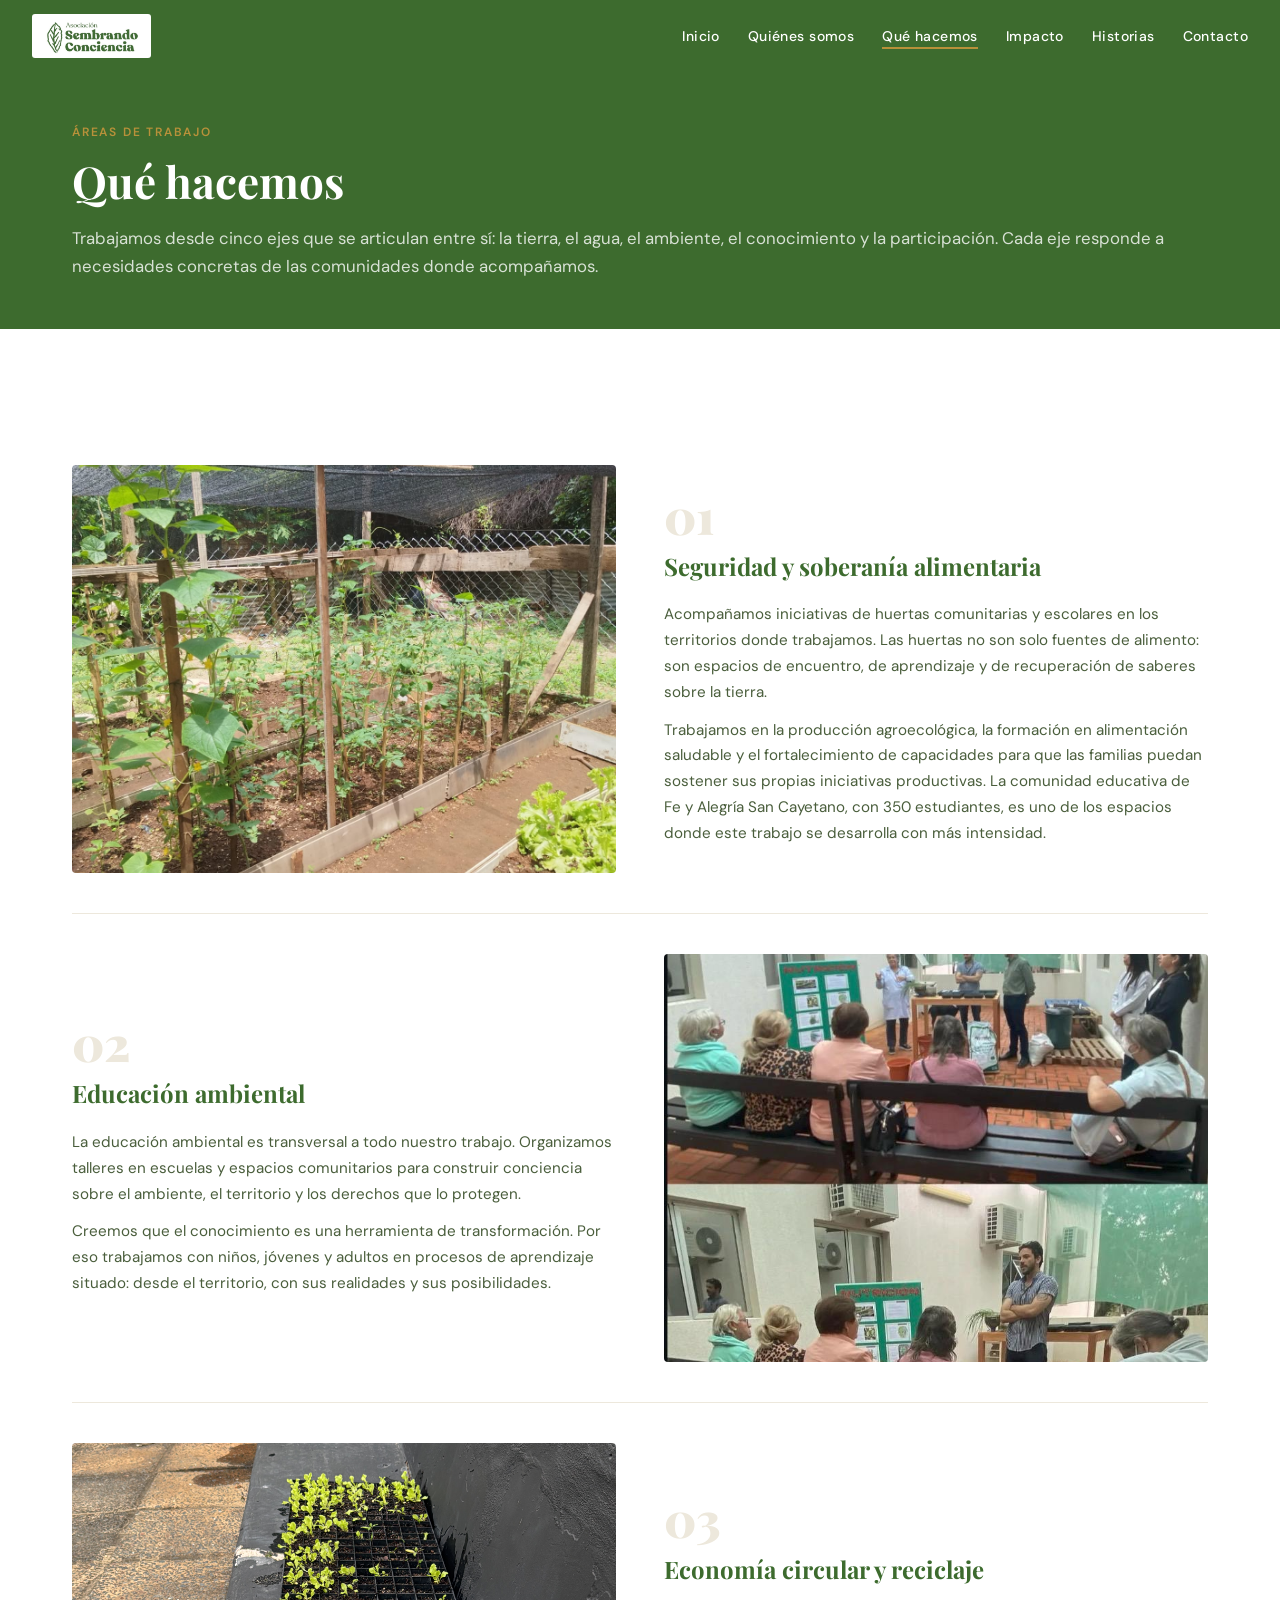
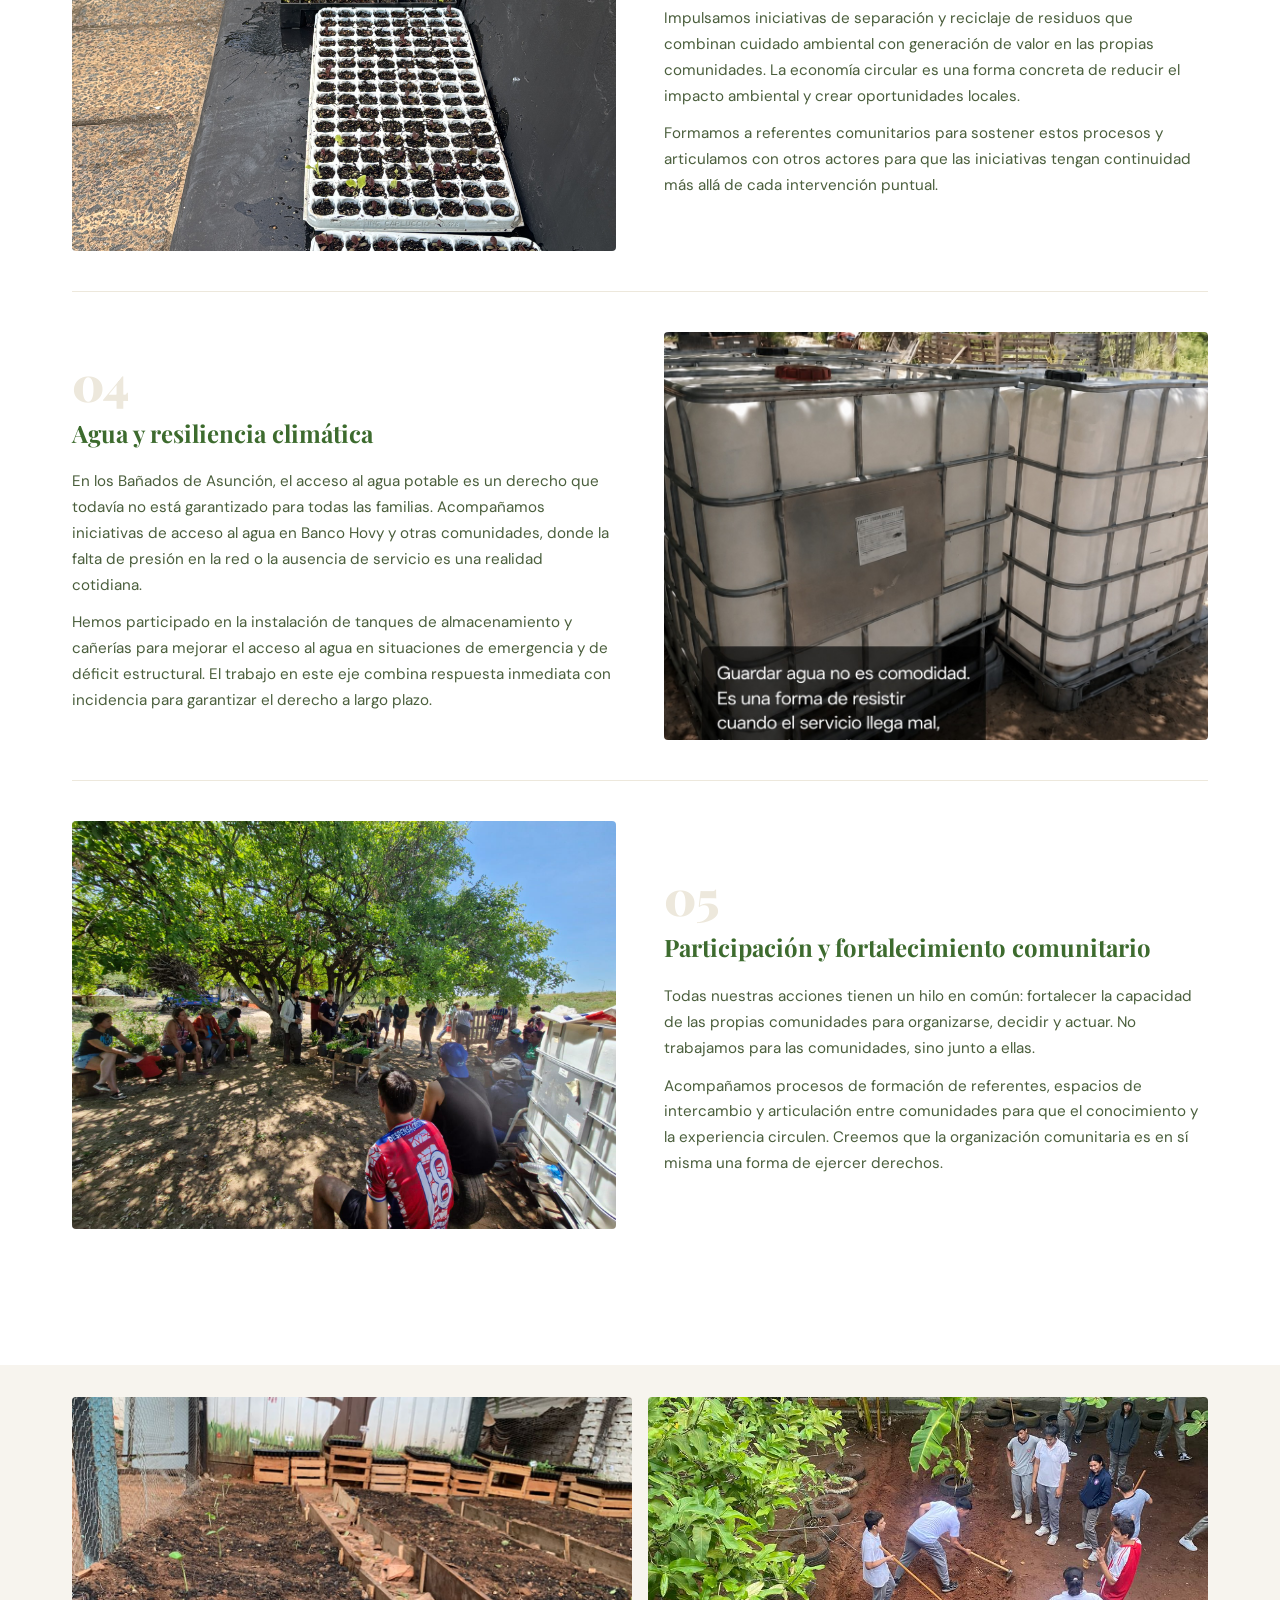
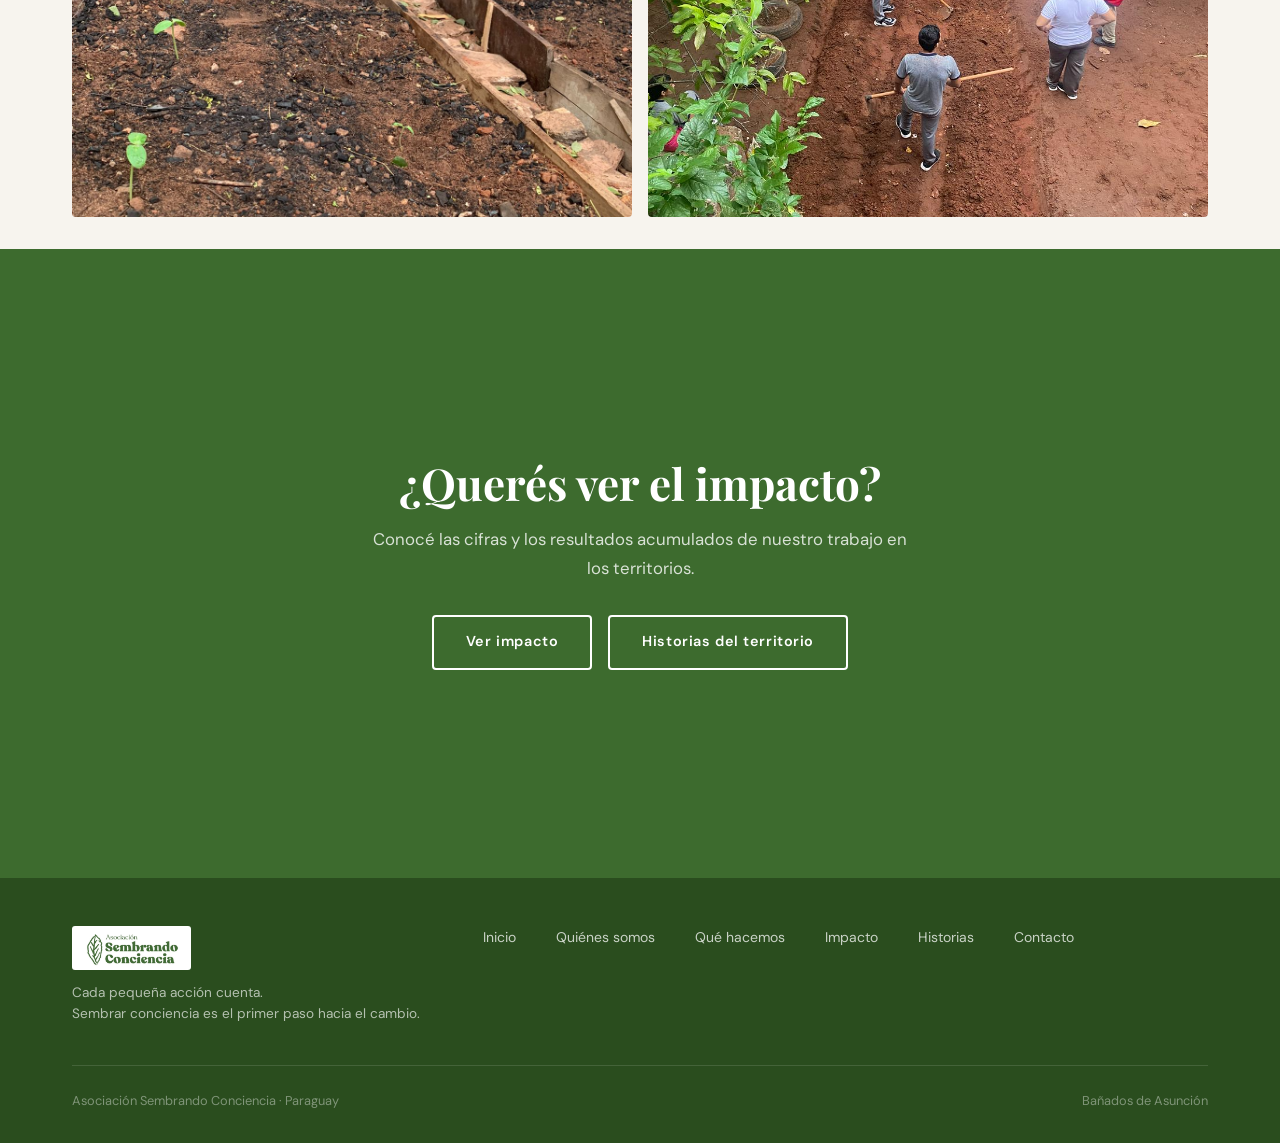
<file: que-hacemos.html>
<!DOCTYPE html>
<html lang="es">
<head>
  <meta charset="UTF-8" />
  <meta name="viewport" content="width=device-width, initial-scale=1.0" />
  <title>Qué hacemos — Asociación Sembrando Conciencia</title>
  <meta name="description" content="Las cinco áreas de trabajo de Sembrando Conciencia: alimentación, educación ambiental, reciclaje, agua y participación comunitaria en los Bañados de Asunción." />
  <link rel="stylesheet" href="css/style.css" />
</head>
<body>

<nav class="nav">
  <a class="nav__logo" href="index.html">
    <img src="images/logo-verde.jpeg" alt="Asociación Sembrando Conciencia" />
  </a>
  <button class="nav__menu-btn" aria-label="Abrir menú">
    <span></span><span></span><span></span>
  </button>
  <ul class="nav__links">
    <li><a href="index.html">Inicio</a></li>
    <li><a href="quienes-somos.html">Quiénes somos</a></li>
    <li><a href="que-hacemos.html">Qué hacemos</a></li>
    <li><a href="impacto.html">Impacto</a></li>
    <li><a href="historias.html">Historias</a></li>
    <li><a href="contacto.html">Contacto</a></li>
  </ul>
</nav>

<header class="pagina-header">
  <div class="contenedor">
    <span class="etiqueta">Áreas de trabajo</span>
    <h1 class="titulo-seccion">Qué hacemos</h1>
    <p class="bajada">Trabajamos desde cinco ejes que se articulan entre sí: la tierra, el agua, el ambiente, el conocimiento y la participación. Cada eje responde a necesidades concretas de las comunidades donde acompañamos.</p>
  </div>
</header>

<section class="seccion seccion--blanca">
  <div class="contenedor">
    <div class="area-detalle">
      <img class="area-detalle__foto" src="images/huerta-canteros.jpeg" alt="Canteros de huerta comunitaria con plantas creciendo" />
      <div>
        <div class="area-detalle__numero">01</div>
        <h2 class="area-detalle__titulo">Seguridad y soberanía alimentaria</h2>
        <p class="area-detalle__texto">Acompañamos iniciativas de huertas comunitarias y escolares en los territorios donde trabajamos. Las huertas no son solo fuentes de alimento: son espacios de encuentro, de aprendizaje y de recuperación de saberes sobre la tierra.</p>
        <p class="area-detalle__texto" style="margin-top:0.75rem">Trabajamos en la producción agroecológica, la formación en alimentación saludable y el fortalecimiento de capacidades para que las familias puedan sostener sus propias iniciativas productivas. La comunidad educativa de Fe y Alegría San Cayetano, con 350 estudiantes, es uno de los espacios donde este trabajo se desarrolla con más intensidad.</p>
      </div>
    </div>

    <div class="area-detalle area-detalle--invertido">
      <img class="area-detalle__foto" src="images/taller-huertas-sala.jpeg" alt="Taller de huertas y alimentación saludable con participantes" />
      <div>
        <div class="area-detalle__numero">02</div>
        <h2 class="area-detalle__titulo">Educación ambiental</h2>
        <p class="area-detalle__texto">La educación ambiental es transversal a todo nuestro trabajo. Organizamos talleres en escuelas y espacios comunitarios para construir conciencia sobre el ambiente, el territorio y los derechos que lo protegen.</p>
        <p class="area-detalle__texto" style="margin-top:0.75rem">Creemos que el conocimiento es una herramienta de transformación. Por eso trabajamos con niños, jóvenes y adultos en procesos de aprendizaje situado: desde el territorio, con sus realidades y sus posibilidades.</p>
      </div>
    </div>

    <div class="area-detalle">
      <img class="area-detalle__foto" src="images/semilleros.jpg" alt="Bandejas de semilleros con plantines creciendo" />
      <div>
        <div class="area-detalle__numero">03</div>
        <h2 class="area-detalle__titulo">Economía circular y reciclaje</h2>
        <p class="area-detalle__texto">Impulsamos iniciativas de separación y reciclaje de residuos que combinan cuidado ambiental con generación de valor en las propias comunidades. La economía circular es una forma concreta de reducir el impacto ambiental y crear oportunidades locales.</p>
        <p class="area-detalle__texto" style="margin-top:0.75rem">Formamos a referentes comunitarios para sostener estos procesos y articulamos con otros actores para que las iniciativas tengan continuidad más allá de cada intervención puntual.</p>
      </div>
    </div>

    <div class="area-detalle area-detalle--invertido">
      <img class="area-detalle__foto" src="images/dia-del-agua/agua-05-tanques.jpg" alt="Tanques de agua de 1000 litros instalados en comunidad del Bañado" />
      <div>
        <div class="area-detalle__numero">04</div>
        <h2 class="area-detalle__titulo">Agua y resiliencia climática</h2>
        <p class="area-detalle__texto">En los Bañados de Asunción, el acceso al agua potable es un derecho que todavía no está garantizado para todas las familias. Acompañamos iniciativas de acceso al agua en Banco Hovy y otras comunidades, donde la falta de presión en la red o la ausencia de servicio es una realidad cotidiana.</p>
        <p class="area-detalle__texto" style="margin-top:0.75rem">Hemos participado en la instalación de tanques de almacenamiento y cañerías para mejorar el acceso al agua en situaciones de emergencia y de déficit estructural. El trabajo en este eje combina respuesta inmediata con incidencia para garantizar el derecho a largo plazo.</p>
      </div>
    </div>

    <div class="area-detalle">
      <img class="area-detalle__foto" src="images/taller-comunitario.jpg" alt="Reunión comunitaria al aire libre con participantes de los bañados" />
      <div>
        <div class="area-detalle__numero">05</div>
        <h2 class="area-detalle__titulo">Participación y fortalecimiento comunitario</h2>
        <p class="area-detalle__texto">Todas nuestras acciones tienen un hilo en común: fortalecer la capacidad de las propias comunidades para organizarse, decidir y actuar. No trabajamos para las comunidades, sino junto a ellas.</p>
        <p class="area-detalle__texto" style="margin-top:0.75rem">Acompañamos procesos de formación de referentes, espacios de intercambio y articulación entre comunidades para que el conocimiento y la experiencia circulen. Creemos que la organización comunitaria es en sí misma una forma de ejercer derechos.</p>
      </div>
    </div>
  </div>
</section>

<!-- GALERÍA -->
<section class="seccion seccion--crema" style="padding-block:2rem">
  <div class="contenedor">
    <div class="galeria-duo">
      <img src="images/huerta-escolar-1.jpeg" alt="Huerta escolar con mural de huellas de manos de estudiantes" />
      <img src="images/huerta-estudiantes.jpg" alt="Jóvenes trabajando la tierra en huerta escolar" />
    </div>
  </div>
</section>

<!-- CTA -->
<section class="seccion seccion--verde">
  <div class="contenedor">
    <div class="cta-final">
      <h2 class="titulo-seccion">¿Querés ver el impacto?</h2>
      <p class="bajada">Conocé las cifras y los resultados acumulados de nuestro trabajo en los territorios.</p>
      <div class="cta-final__botones">
        <a href="impacto.html" class="btn btn--blanco">Ver impacto</a>
        <a href="historias.html" class="btn btn--blanco">Historias del territorio</a>
      </div>
    </div>
  </div>
</section>

<footer class="footer">
  <div class="contenedor">
    <div class="footer__inner">
      <div>
        <img src="images/logo-verde.jpeg" alt="Asociación Sembrando Conciencia" class="footer__logo" />
        <p class="footer__slogan">Cada pequeña acción cuenta.<br>Sembrar conciencia es el primer paso hacia el cambio.</p>
      </div>
      <nav class="footer__nav" aria-label="Navegación secundaria">
        <a href="index.html">Inicio</a>
        <a href="quienes-somos.html">Quiénes somos</a>
        <a href="que-hacemos.html">Qué hacemos</a>
        <a href="impacto.html">Impacto</a>
        <a href="historias.html">Historias</a>
        <a href="contacto.html">Contacto</a>
      </nav>
    </div>
    <div class="footer__copy">
      <span>Asociación Sembrando Conciencia · Paraguay</span>
      <span>Bañados de Asunción</span>
    </div>
  </div>
</footer>

<script src="js/main.js"></script>
</body>
</html>
</file>
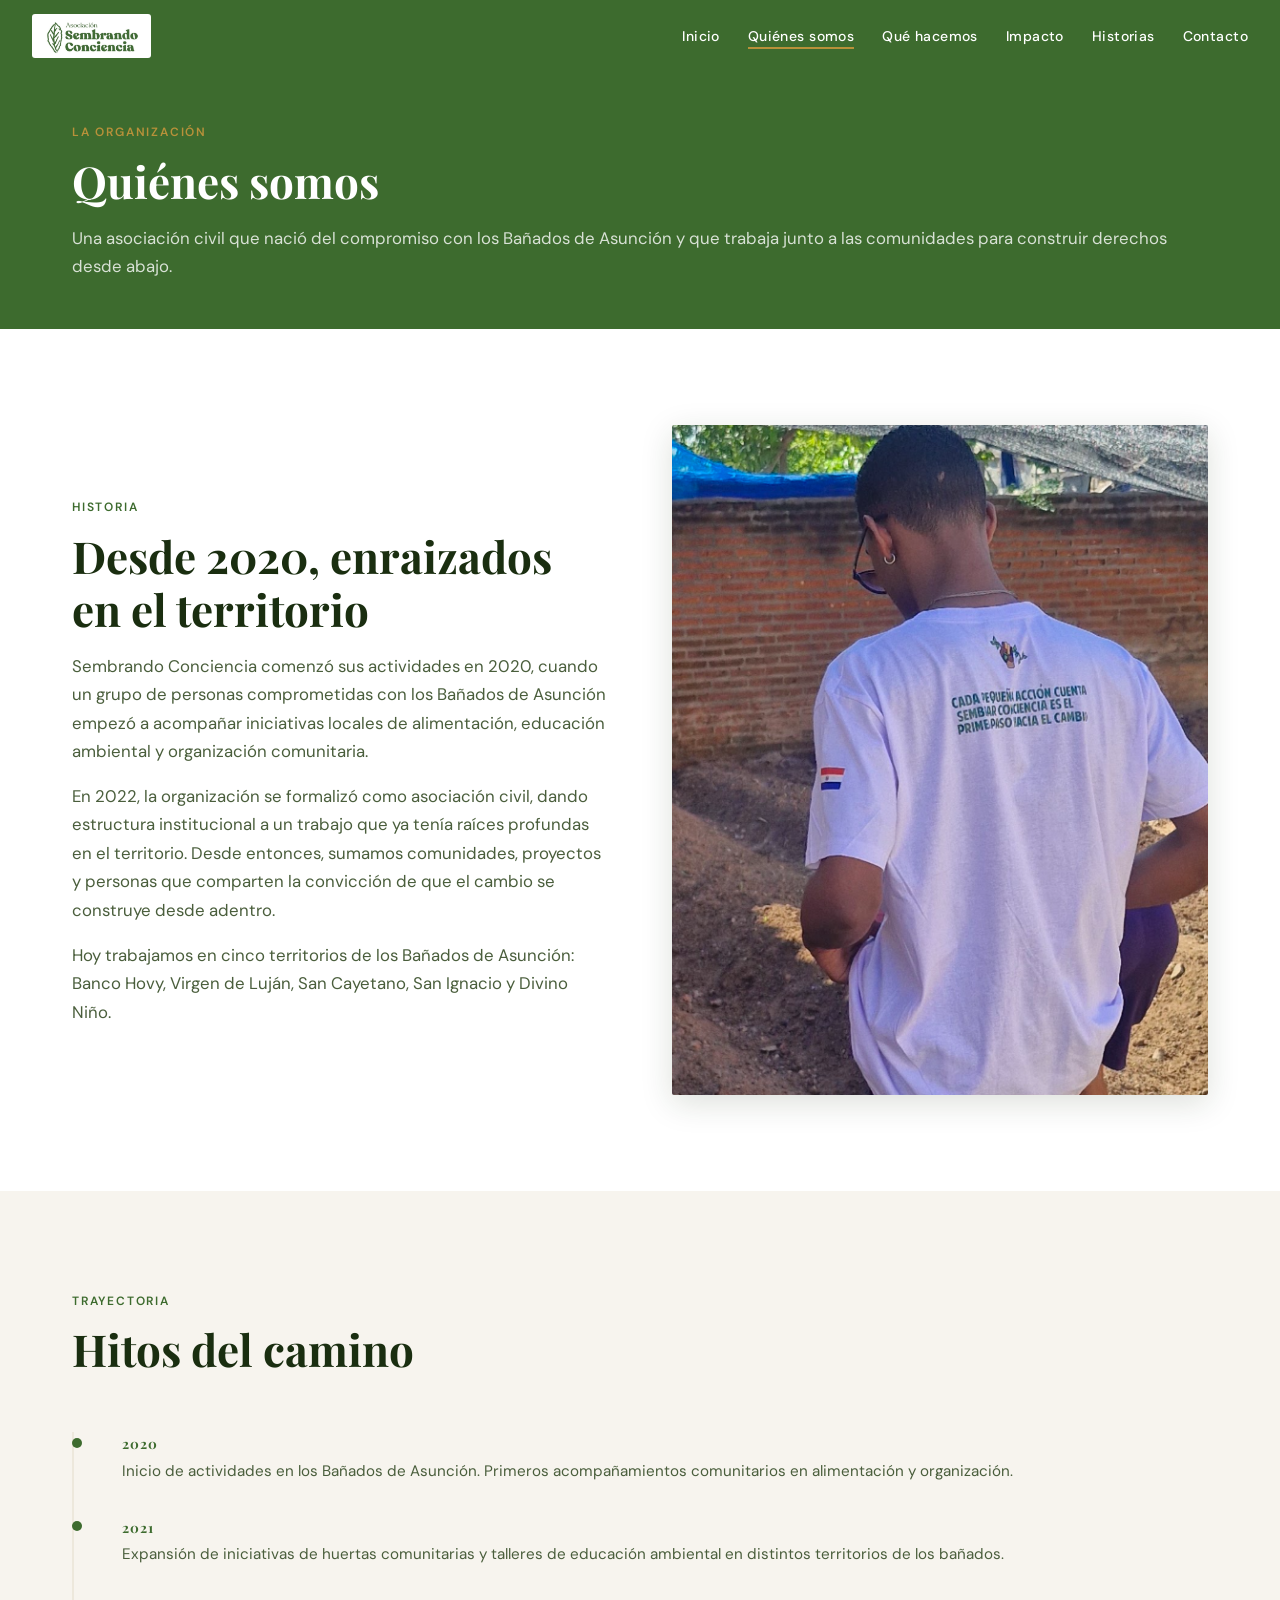
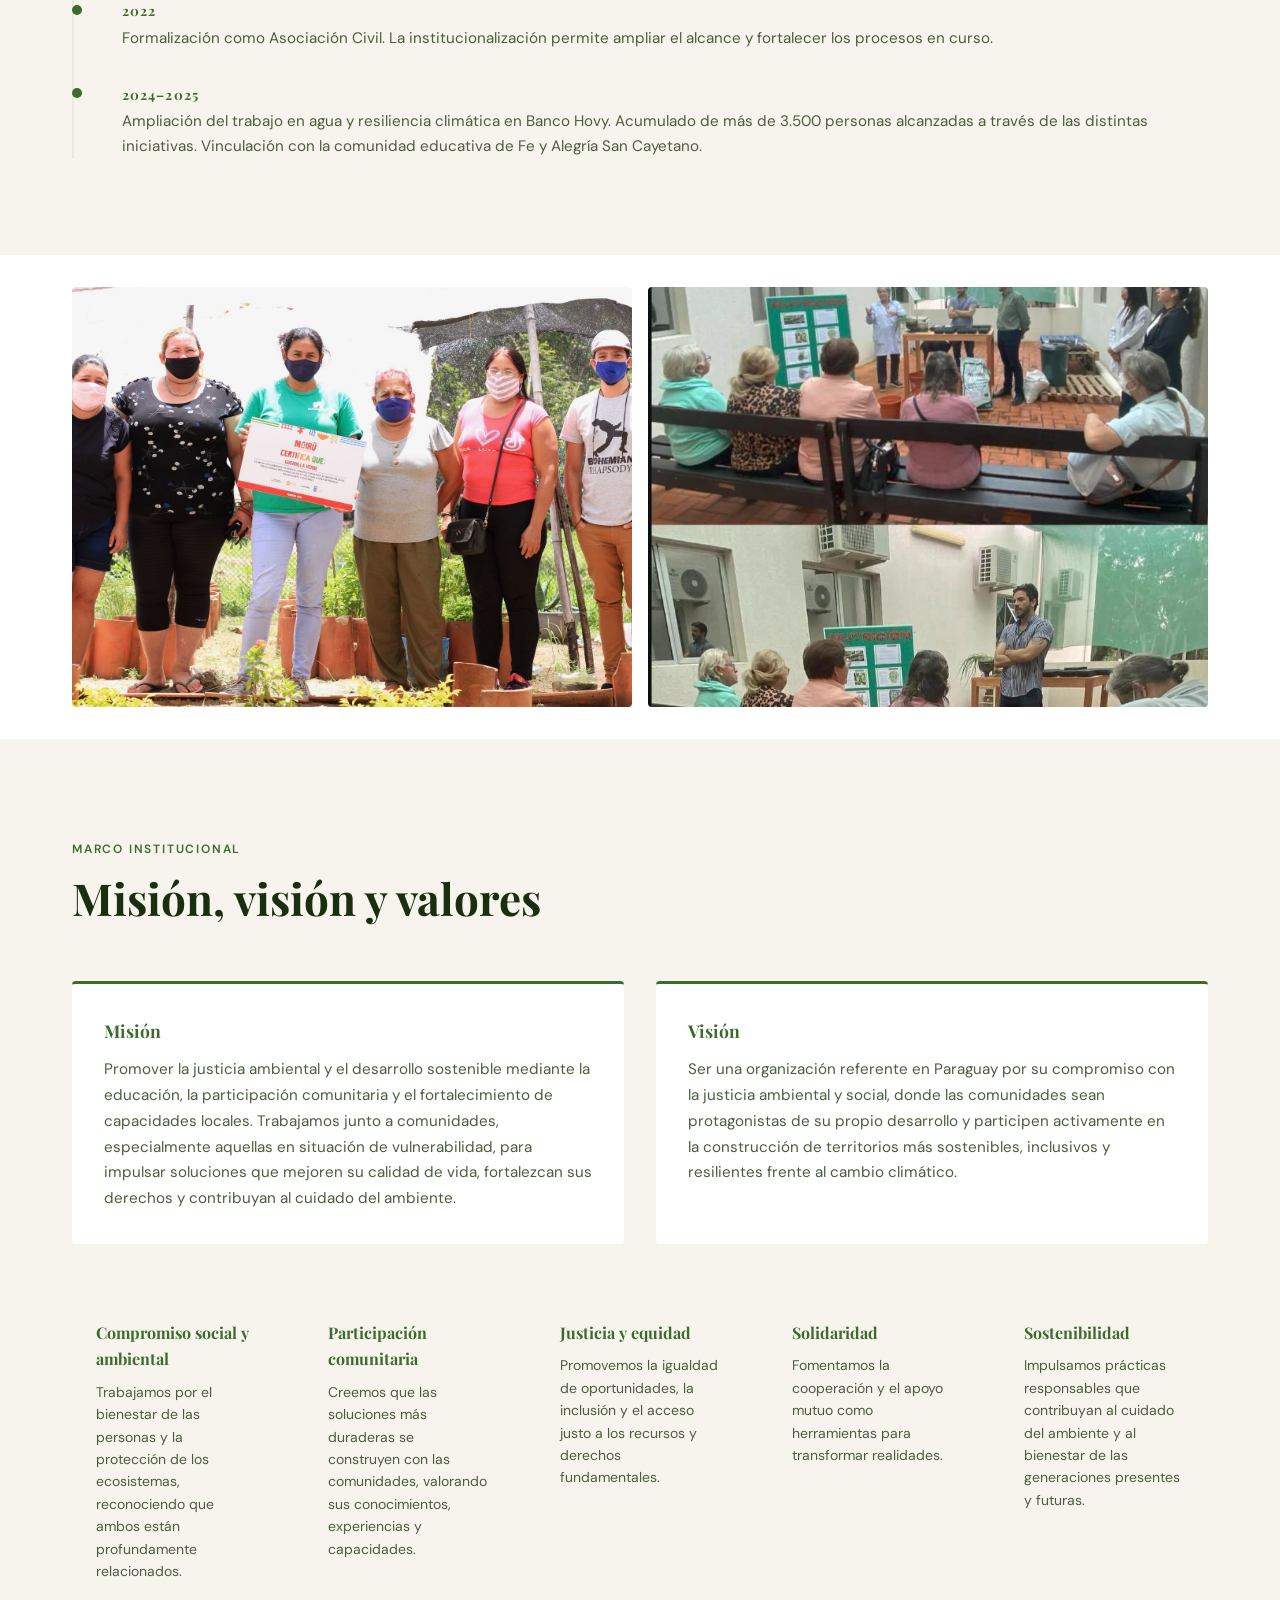
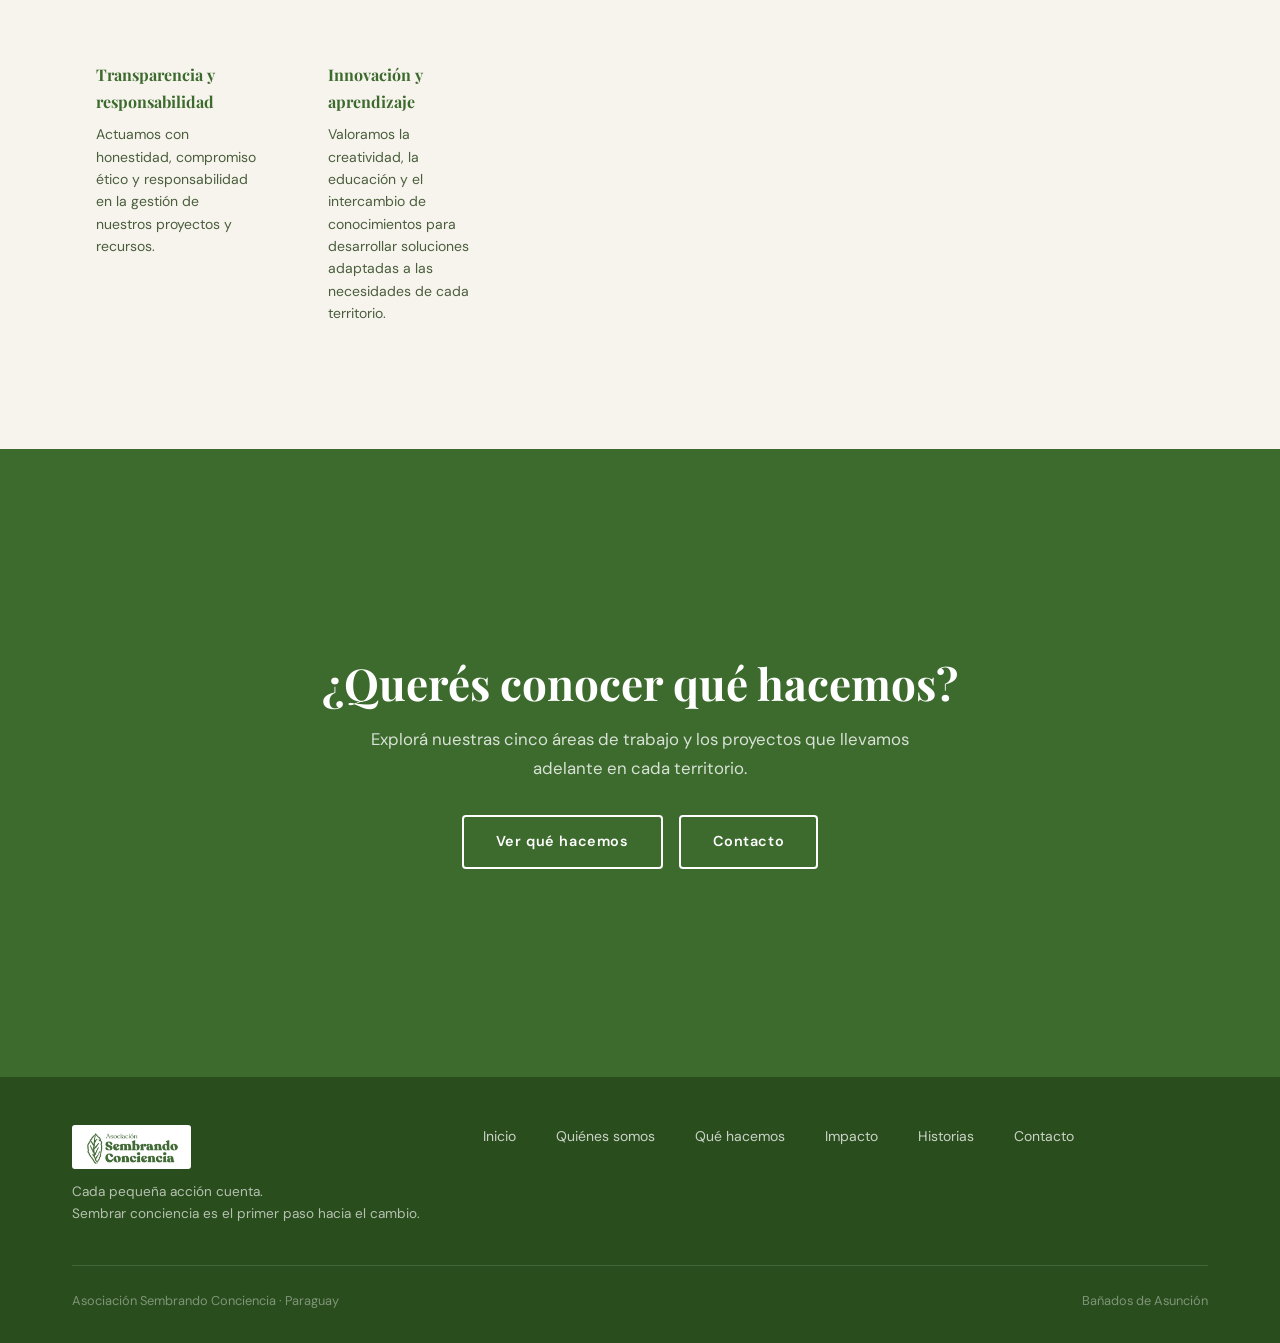
<file: quienes-somos.html>
<!DOCTYPE html>
<html lang="es">
<head>
  <meta charset="UTF-8" />
  <meta name="viewport" content="width=device-width, initial-scale=1.0" />
  <title>Quiénes somos — Asociación Sembrando Conciencia</title>
  <meta name="description" content="Historia, misión y valores de la Asociación Sembrando Conciencia, organización civil que trabaja en los Bañados de Asunción, Paraguay." />
  <link rel="stylesheet" href="css/style.css" />
</head>
<body>

<nav class="nav">
  <a class="nav__logo" href="index.html">
    <img src="images/logo-verde.jpeg" alt="Asociación Sembrando Conciencia" />
  </a>
  <button class="nav__menu-btn" aria-label="Abrir menú">
    <span></span><span></span><span></span>
  </button>
  <ul class="nav__links">
    <li><a href="index.html">Inicio</a></li>
    <li><a href="quienes-somos.html">Quiénes somos</a></li>
    <li><a href="que-hacemos.html">Qué hacemos</a></li>
    <li><a href="impacto.html">Impacto</a></li>
    <li><a href="historias.html">Historias</a></li>
    <li><a href="contacto.html">Contacto</a></li>
  </ul>
</nav>

<header class="pagina-header">
  <div class="contenedor">
    <span class="etiqueta">La organización</span>
    <h1 class="titulo-seccion">Quiénes somos</h1>
    <p class="bajada">Una asociación civil que nació del compromiso con los Bañados de Asunción y que trabaja junto a las comunidades para construir derechos desde abajo.</p>
  </div>
</header>

<!-- HISTORIA -->
<section class="seccion seccion--blanca">
  <div class="contenedor">
    <div class="presentacion">
      <div>
        <span class="etiqueta">Historia</span>
        <h2 class="titulo-seccion">Desde 2020, enraizados en el territorio</h2>
        <p class="bajada">Sembrando Conciencia comenzó sus actividades en 2020, cuando un grupo de personas comprometidas con los Bañados de Asunción empezó a acompañar iniciativas locales de alimentación, educación ambiental y organización comunitaria.</p>
        <p class="bajada" style="margin-top:1rem">En 2022, la organización se formalizó como asociación civil, dando estructura institucional a un trabajo que ya tenía raíces profundas en el territorio. Desde entonces, sumamos comunidades, proyectos y personas que comparten la convicción de que el cambio se construye desde adentro.</p>
        <p class="bajada" style="margin-top:1rem">Hoy trabajamos en cinco territorios de los Bañados de Asunción: Banco Hovy, Virgen de Luján, San Cayetano, San Ignacio y Divino Niño.</p>
      </div>
      <img class="presentacion__foto" src="images/remera-campo.png" alt="Integrante de Sembrando Conciencia en el campo con la remera institucional de la asociación" />
    </div>
  </div>
</section>

<!-- LÍNEA DE TIEMPO -->
<section class="seccion seccion--crema">
  <div class="contenedor">
    <div class="seccion__encabezado">
      <span class="etiqueta">Trayectoria</span>
      <h2 class="titulo-seccion">Hitos del camino</h2>
    </div>
    <div class="timeline">
      <div class="timeline-item">
        <p class="timeline-item__anio">2020</p>
        <p class="timeline-item__texto">Inicio de actividades en los Bañados de Asunción. Primeros acompañamientos comunitarios en alimentación y organización.</p>
      </div>
      <div class="timeline-item">
        <p class="timeline-item__anio">2021</p>
        <p class="timeline-item__texto">Expansión de iniciativas de huertas comunitarias y talleres de educación ambiental en distintos territorios de los bañados.</p>
      </div>
      <div class="timeline-item">
        <p class="timeline-item__anio">2022</p>
        <p class="timeline-item__texto">Formalización como Asociación Civil. La institucionalización permite ampliar el alcance y fortalecer los procesos en curso.</p>
      </div>
      <div class="timeline-item">
        <p class="timeline-item__anio">2024–2025</p>
        <p class="timeline-item__texto">Ampliación del trabajo en agua y resiliencia climática en Banco Hovy. Acumulado de más de 3.500 personas alcanzadas a través de las distintas iniciativas. Vinculación con la comunidad educativa de Fe y Alegría San Cayetano.</p>
      </div>
    </div>
  </div>
</section>

<!-- GALERÍA -->
<section class="seccion seccion--blanca" style="padding-block: 2rem;">
  <div class="contenedor">
    <div class="galeria-duo">
      <img src="images/grupo-comunidad.jpeg" alt="Integrantes de la comunidad en actividad de la asociación" />
      <img src="images/taller-huertas-sala.jpeg" alt="Taller de huertas y alimentación saludable" />
    </div>
  </div>
</section>

<!-- MISIÓN, VISIÓN, VALORES -->
<section class="seccion seccion--crema">
  <div class="contenedor">
    <div class="seccion__encabezado">
      <span class="etiqueta">Marco institucional</span>
      <h2 class="titulo-seccion">Misión, visión y valores</h2>
    </div>

    <div style="display:grid; grid-template-columns: 1fr 1fr; gap:2rem; margin-bottom:3rem">
      <div style="background:var(--blanco); padding:2rem; border-radius:4px; border-top:3px solid var(--verde)">
        <h3 style="font-family:var(--font-titulo); color:var(--verde); font-size:1.1rem; margin-bottom:0.75rem">Misión</h3>
        <p style="color:var(--texto-suave); line-height:1.7; font-size:0.95rem">Promover la justicia ambiental y el desarrollo sostenible mediante la educación, la participación comunitaria y el fortalecimiento de capacidades locales. Trabajamos junto a comunidades, especialmente aquellas en situación de vulnerabilidad, para impulsar soluciones que mejoren su calidad de vida, fortalezcan sus derechos y contribuyan al cuidado del ambiente.</p>
      </div>
      <div style="background:var(--blanco); padding:2rem; border-radius:4px; border-top:3px solid var(--verde)">
        <h3 style="font-family:var(--font-titulo); color:var(--verde); font-size:1.1rem; margin-bottom:0.75rem">Visión</h3>
        <p style="color:var(--texto-suave); line-height:1.7; font-size:0.95rem">Ser una organización referente en Paraguay por su compromiso con la justicia ambiental y social, donde las comunidades sean protagonistas de su propio desarrollo y participen activamente en la construcción de territorios más sostenibles, inclusivos y resilientes frente al cambio climático.</p>
      </div>
    </div>

    <div class="valores-grilla">
      <div class="valor-card">
        <h4 class="valor-card__titulo">Compromiso social y ambiental</h4>
        <p class="valor-card__texto">Trabajamos por el bienestar de las personas y la protección de los ecosistemas, reconociendo que ambos están profundamente relacionados.</p>
      </div>
      <div class="valor-card">
        <h4 class="valor-card__titulo">Participación comunitaria</h4>
        <p class="valor-card__texto">Creemos que las soluciones más duraderas se construyen con las comunidades, valorando sus conocimientos, experiencias y capacidades.</p>
      </div>
      <div class="valor-card">
        <h4 class="valor-card__titulo">Justicia y equidad</h4>
        <p class="valor-card__texto">Promovemos la igualdad de oportunidades, la inclusión y el acceso justo a los recursos y derechos fundamentales.</p>
      </div>
      <div class="valor-card">
        <h4 class="valor-card__titulo">Solidaridad</h4>
        <p class="valor-card__texto">Fomentamos la cooperación y el apoyo mutuo como herramientas para transformar realidades.</p>
      </div>
      <div class="valor-card">
        <h4 class="valor-card__titulo">Sostenibilidad</h4>
        <p class="valor-card__texto">Impulsamos prácticas responsables que contribuyan al cuidado del ambiente y al bienestar de las generaciones presentes y futuras.</p>
      </div>
      <div class="valor-card">
        <h4 class="valor-card__titulo">Transparencia y responsabilidad</h4>
        <p class="valor-card__texto">Actuamos con honestidad, compromiso ético y responsabilidad en la gestión de nuestros proyectos y recursos.</p>
      </div>
      <div class="valor-card">
        <h4 class="valor-card__titulo">Innovación y aprendizaje</h4>
        <p class="valor-card__texto">Valoramos la creatividad, la educación y el intercambio de conocimientos para desarrollar soluciones adaptadas a las necesidades de cada territorio.</p>
      </div>
    </div>
  </div>
</section>

<!-- CTA -->
<section class="seccion seccion--verde">
  <div class="contenedor">
    <div class="cta-final">
      <h2 class="titulo-seccion">¿Querés conocer qué hacemos?</h2>
      <p class="bajada">Explorá nuestras cinco áreas de trabajo y los proyectos que llevamos adelante en cada territorio.</p>
      <div class="cta-final__botones">
        <a href="que-hacemos.html" class="btn btn--blanco">Ver qué hacemos</a>
        <a href="contacto.html" class="btn btn--blanco">Contacto</a>
      </div>
    </div>
  </div>
</section>

<footer class="footer">
  <div class="contenedor">
    <div class="footer__inner">
      <div>
        <img src="images/logo-verde.jpeg" alt="Asociación Sembrando Conciencia" class="footer__logo" />
        <p class="footer__slogan">Cada pequeña acción cuenta.<br>Sembrar conciencia es el primer paso hacia el cambio.</p>
      </div>
      <nav class="footer__nav" aria-label="Navegación secundaria">
        <a href="index.html">Inicio</a>
        <a href="quienes-somos.html">Quiénes somos</a>
        <a href="que-hacemos.html">Qué hacemos</a>
        <a href="impacto.html">Impacto</a>
        <a href="historias.html">Historias</a>
        <a href="contacto.html">Contacto</a>
      </nav>
    </div>
    <div class="footer__copy">
      <span>Asociación Sembrando Conciencia · Paraguay</span>
      <span>Bañados de Asunción</span>
    </div>
  </div>
</footer>

<script src="js/main.js"></script>
</body>
</html>
</file>
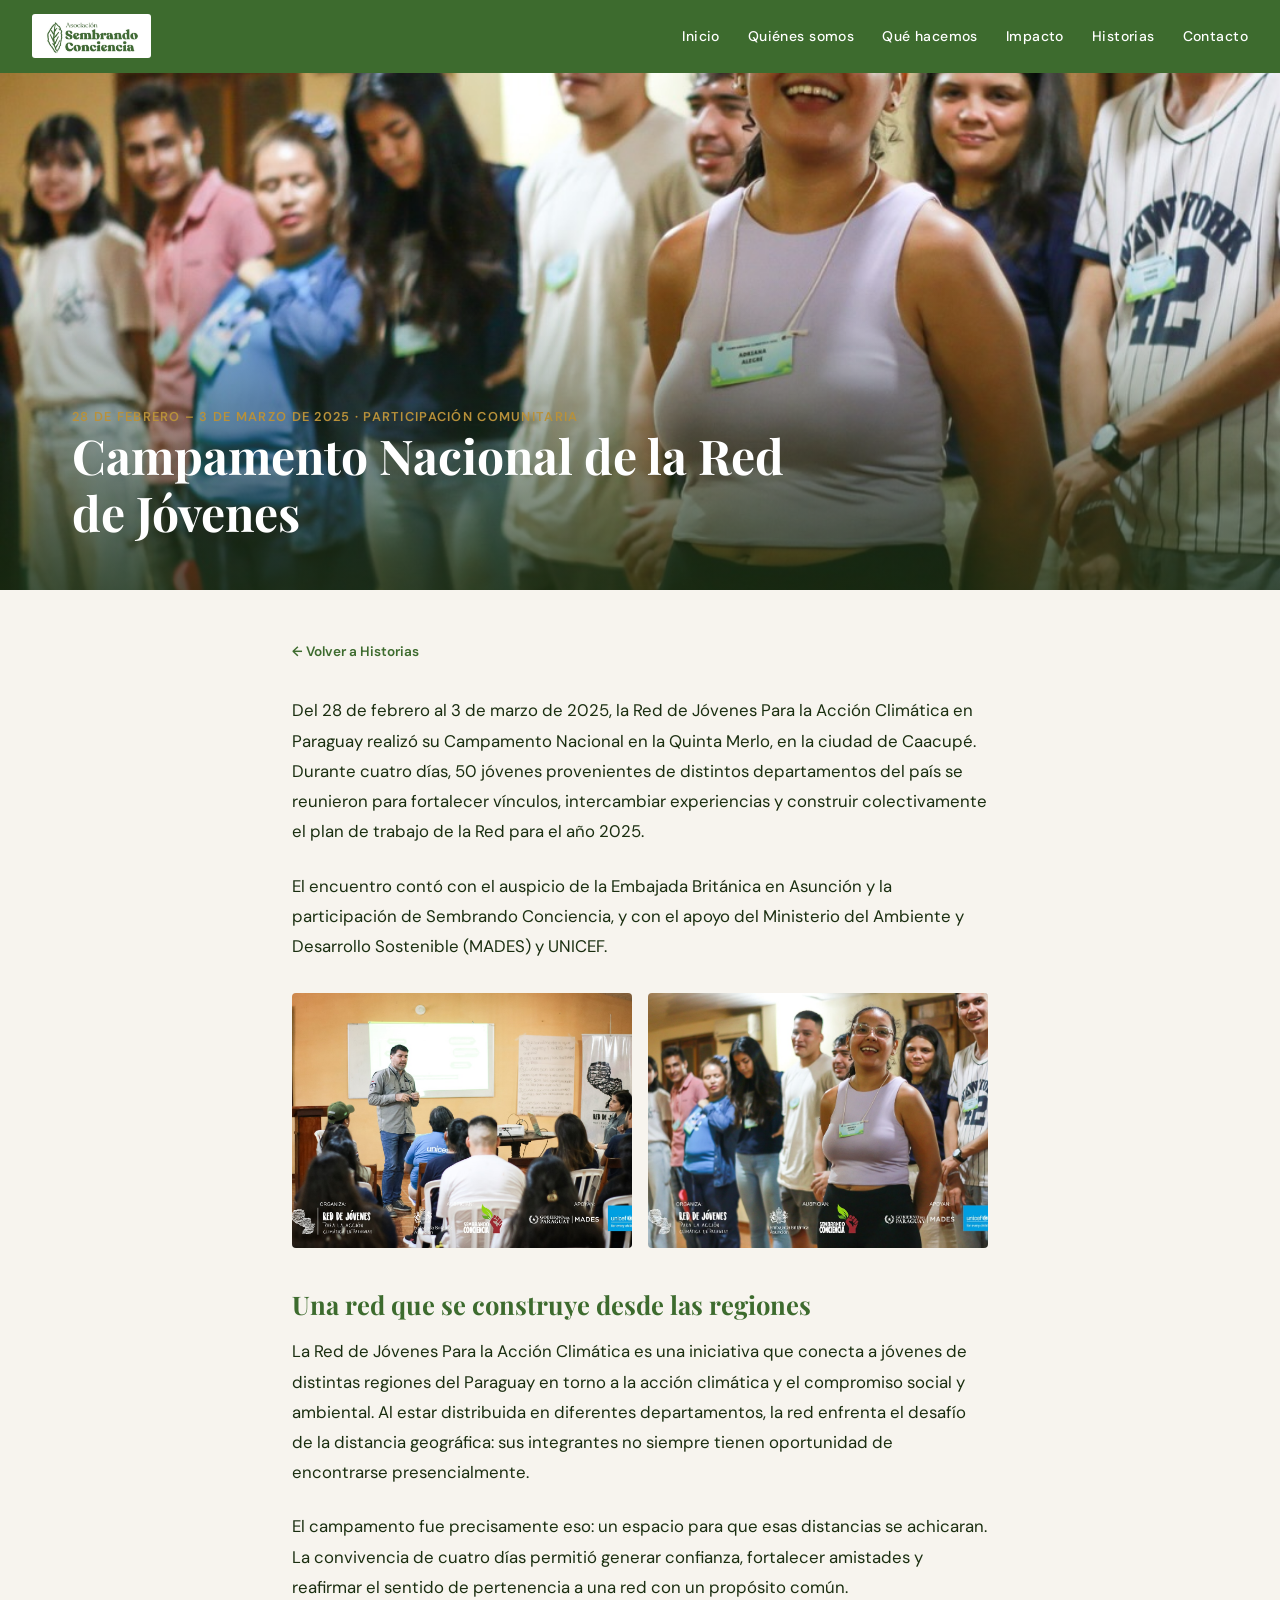
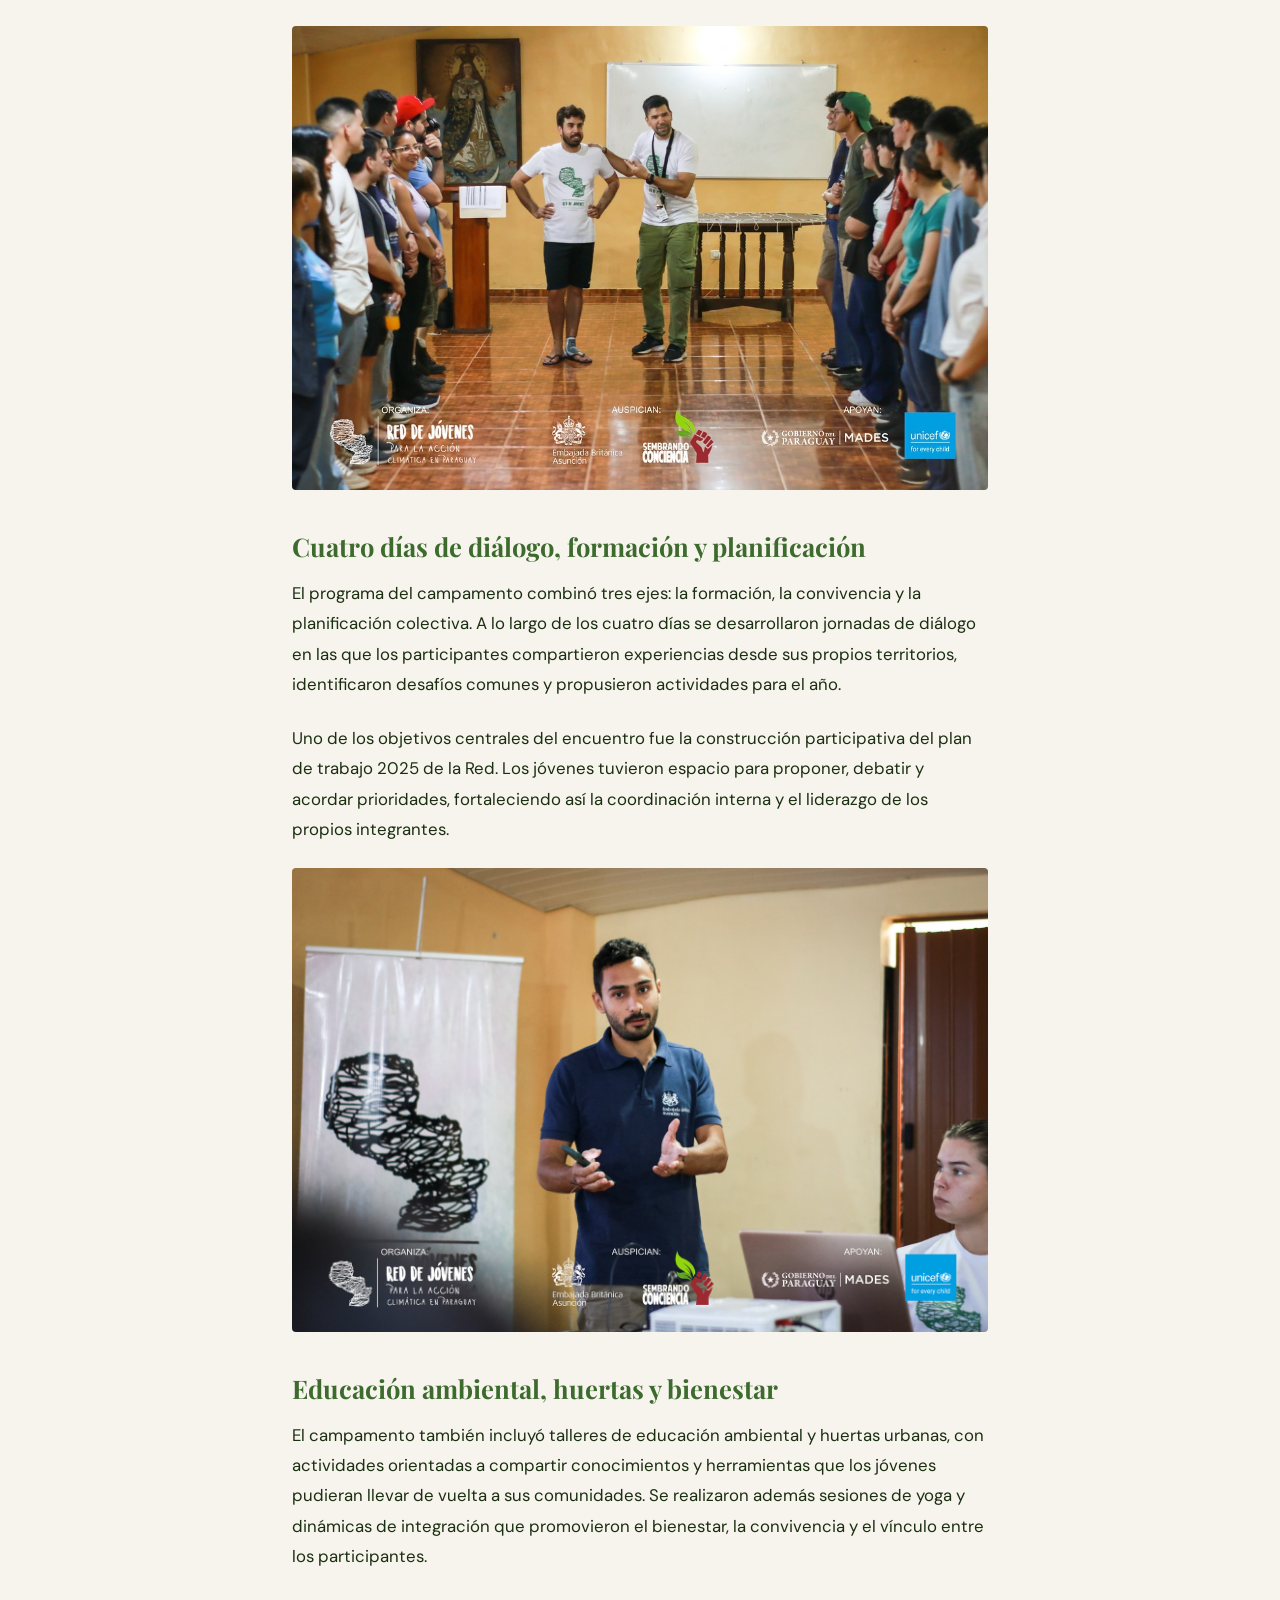
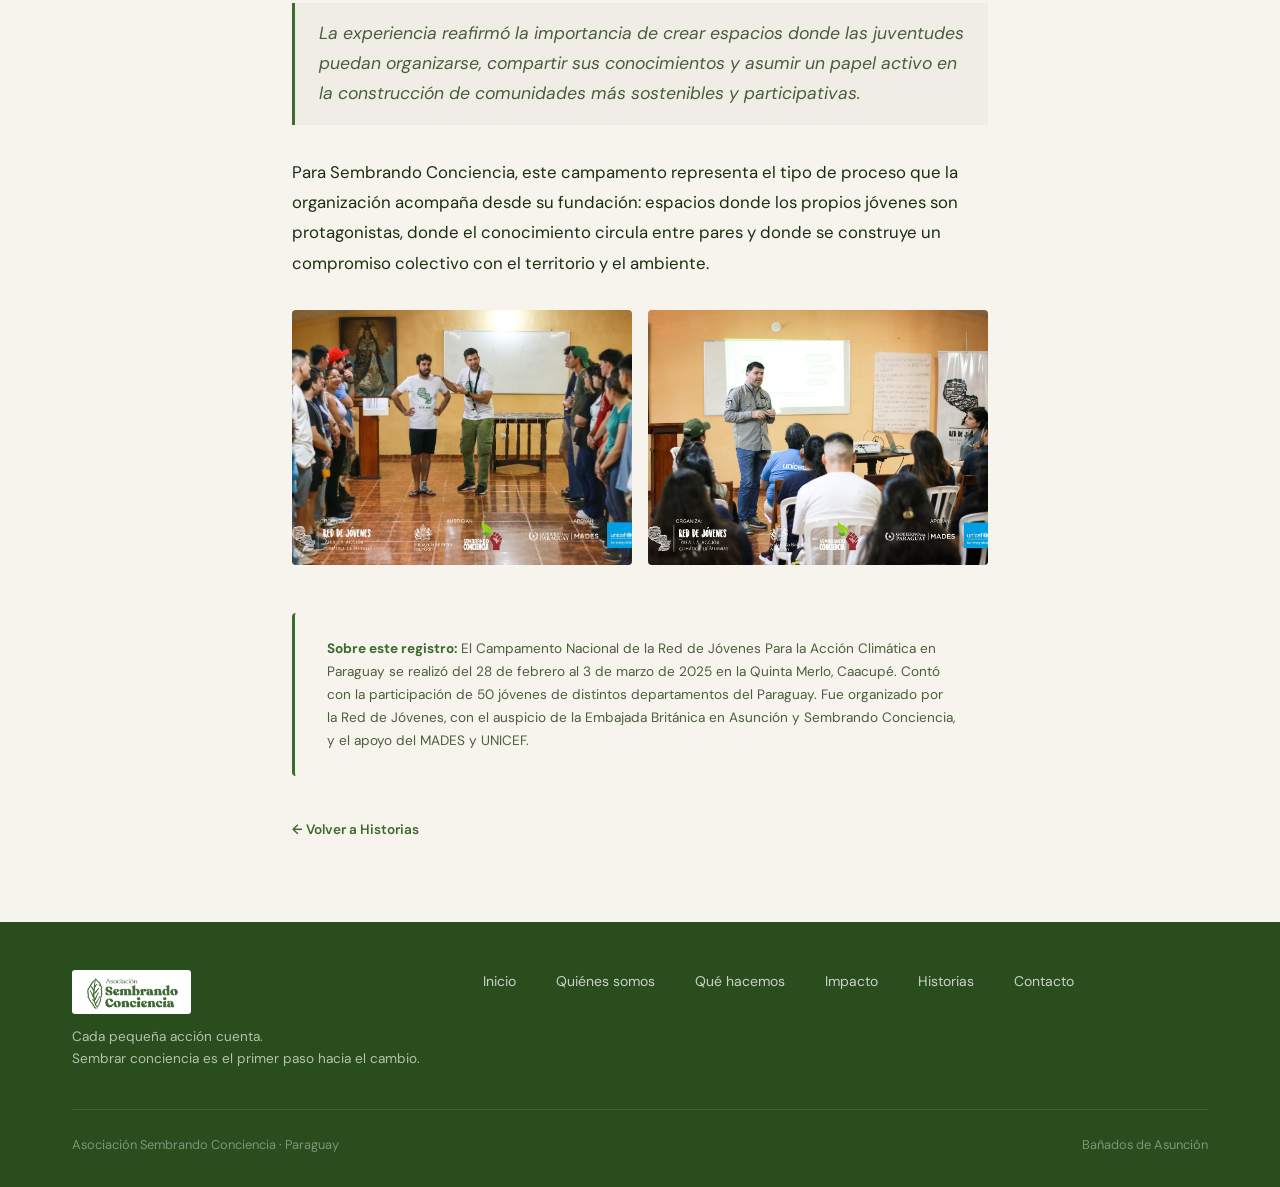
<file: blog/campamento-red-jovenes.html>
<!DOCTYPE html>
<html lang="es">
<head>
  <meta charset="UTF-8" />
  <meta name="viewport" content="width=device-width, initial-scale=1.0" />
  <title>Campamento Nacional de la Red de Jóvenes — Sembrando Conciencia</title>
  <meta name="description" content="Del 28 de febrero al 3 de marzo de 2025, la Red de Jóvenes Para la Acción Climática en Paraguay se reunió en campamento en Caacupé. 50 jóvenes de todo el país, con el apoyo de Sembrando Conciencia, la Embajada Británica, UNICEF y MADES." />
  <link rel="stylesheet" href="../css/style.css" />
</head>
<body>

<nav class="nav">
  <a class="nav__logo" href="../index.html">
    <img src="../images/logo-verde.jpeg" alt="Asociación Sembrando Conciencia" />
  </a>
  <button class="nav__menu-btn" aria-label="Abrir menú">
    <span></span><span></span><span></span>
  </button>
  <ul class="nav__links">
    <li><a href="../index.html">Inicio</a></li>
    <li><a href="../quienes-somos.html">Quiénes somos</a></li>
    <li><a href="../que-hacemos.html">Qué hacemos</a></li>
    <li><a href="../impacto.html">Impacto</a></li>
    <li><a href="../historias.html">Historias</a></li>
    <li><a href="../contacto.html">Contacto</a></li>
  </ul>
</nav>

<article class="articulo">

  <!-- HERO -->
  <div class="articulo__hero">
    <img src="../images/campamento/campamento-jovenes-04.jpg" alt="Jóvenes participantes del Campamento Nacional de la Red de Jóvenes en Caacupé, dinámica grupal" />
    <div class="articulo__hero-overlay"></div>
    <div class="articulo__hero-texto contenedor">
      <p class="articulo__hero-fecha">28 de febrero – 3 de marzo de 2025 · Participación comunitaria</p>
      <h1 class="articulo__hero-titulo">Campamento Nacional de la Red de Jóvenes</h1>
    </div>
  </div>

  <!-- CUERPO -->
  <div class="articulo__cuerpo">
    <a href="../historias.html" class="volver">← Volver a Historias</a>

    <p>Del 28 de febrero al 3 de marzo de 2025, la Red de Jóvenes Para la Acción Climática en Paraguay realizó su Campamento Nacional en la Quinta Merlo, en la ciudad de Caacupé. Durante cuatro días, 50 jóvenes provenientes de distintos departamentos del país se reunieron para fortalecer vínculos, intercambiar experiencias y construir colectivamente el plan de trabajo de la Red para el año 2025.</p>

    <p>El encuentro contó con el auspicio de la Embajada Británica en Asunción y la participación de Sembrando Conciencia, y con el apoyo del Ministerio del Ambiente y Desarrollo Sostenible (MADES) y UNICEF.</p>

    <div class="galeria-blog galeria-blog--horizontal">
      <img src="../images/campamento/campamento-taller-01.jpg" alt="Sesión de trabajo en el Campamento Nacional: facilitador frente a pantalla de proyección, participantes sentados incluida persona con remera de UNICEF, pizarrón con preguntas al fondo" />
      <img src="../images/campamento/campamento-jovenes-04.jpg" alt="Jóvenes participantes del campamento en dinámica grupal, sonriendo y en movimiento" />
    </div>

    <h2>Una red que se construye desde las regiones</h2>

    <p>La Red de Jóvenes Para la Acción Climática es una iniciativa que conecta a jóvenes de distintas regiones del Paraguay en torno a la acción climática y el compromiso social y ambiental. Al estar distribuida en diferentes departamentos, la red enfrenta el desafío de la distancia geográfica: sus integrantes no siempre tienen oportunidad de encontrarse presencialmente.</p>

    <p>El campamento fue precisamente eso: un espacio para que esas distancias se achicaran. La convivencia de cuatro días permitió generar confianza, fortalecer amistades y reafirmar el sentido de pertenencia a una red con un propósito común.</p>

    <div class="tarjeta-agua">
      <img src="../images/campamento/campamento-dinamica-02.jpg" alt="Dinámica de integración grupal en el campamento: dos facilitadores con remeras de la Red de Jóvenes frente al grupo, participantes formando un círculo" />
    </div>

    <h2>Cuatro días de diálogo, formación y planificación</h2>

    <p>El programa del campamento combinó tres ejes: la formación, la convivencia y la planificación colectiva. A lo largo de los cuatro días se desarrollaron jornadas de diálogo en las que los participantes compartieron experiencias desde sus propios territorios, identificaron desafíos comunes y propusieron actividades para el año.</p>

    <p>Uno de los objetivos centrales del encuentro fue la construcción participativa del plan de trabajo 2025 de la Red. Los jóvenes tuvieron espacio para proponer, debatir y acordar prioridades, fortaleciendo así la coordinación interna y el liderazgo de los propios integrantes.</p>

    <div class="tarjeta-agua">
      <img src="../images/campamento/campamento-facilitador-03.jpg" alt="Facilitador de la Embajada Británica exponiendo en sesión del campamento, banner de la Red de Jóvenes al fondo" />
    </div>

    <h2>Educación ambiental, huertas y bienestar</h2>

    <p>El campamento también incluyó talleres de educación ambiental y huertas urbanas, con actividades orientadas a compartir conocimientos y herramientas que los jóvenes pudieran llevar de vuelta a sus comunidades. Se realizaron además sesiones de yoga y dinámicas de integración que promovieron el bienestar, la convivencia y el vínculo entre los participantes.</p>

    <blockquote>La experiencia reafirmó la importancia de crear espacios donde las juventudes puedan organizarse, compartir sus conocimientos y asumir un papel activo en la construcción de comunidades más sostenibles y participativas.</blockquote>

    <p>Para Sembrando Conciencia, este campamento representa el tipo de proceso que la organización acompaña desde su fundación: espacios donde los propios jóvenes son protagonistas, donde el conocimiento circula entre pares y donde se construye un compromiso colectivo con el territorio y el ambiente.</p>

    <div class="galeria-blog galeria-blog--horizontal">
      <img src="../images/campamento/campamento-dinamica-02.jpg" alt="Jóvenes en actividad de integración, facilitadores al centro del grupo" />
      <img src="../images/campamento/campamento-taller-01.jpg" alt="Taller colectivo con proyección y pizarrón de preguntas orientadoras" />
    </div>

    <div style="margin-top:3rem; padding:1.5rem 2rem; background:var(--crema); border-radius:4px; border-left:3px solid var(--verde);">
      <p style="font-size:0.85rem; color:var(--texto-suave); margin:0; line-height:1.7"><strong style="color:var(--verde)">Sobre este registro:</strong> El Campamento Nacional de la Red de Jóvenes Para la Acción Climática en Paraguay se realizó del 28 de febrero al 3 de marzo de 2025 en la Quinta Merlo, Caacupé. Contó con la participación de 50 jóvenes de distintos departamentos del Paraguay. Fue organizado por la Red de Jóvenes, con el auspicio de la Embajada Británica en Asunción y Sembrando Conciencia, y el apoyo del MADES y UNICEF.</p>
    </div>

    <div style="margin-top:2.5rem;">
      <a href="../historias.html" class="volver">← Volver a Historias</a>
    </div>
  </div>
</article>

<footer class="footer">
  <div class="contenedor">
    <div class="footer__inner">
      <div>
        <img src="../images/logo-verde.jpeg" alt="Asociación Sembrando Conciencia" class="footer__logo" />
        <p class="footer__slogan">Cada pequeña acción cuenta.<br>Sembrar conciencia es el primer paso hacia el cambio.</p>
      </div>
      <nav class="footer__nav" aria-label="Navegación secundaria">
        <a href="../index.html">Inicio</a>
        <a href="../quienes-somos.html">Quiénes somos</a>
        <a href="../que-hacemos.html">Qué hacemos</a>
        <a href="../impacto.html">Impacto</a>
        <a href="../historias.html">Historias</a>
        <a href="../contacto.html">Contacto</a>
      </nav>
    </div>
    <div class="footer__copy">
      <span>Asociación Sembrando Conciencia · Paraguay</span>
      <span>Bañados de Asunción</span>
    </div>
  </div>
</footer>

<script src="../js/main.js"></script>
</body>
</html>
</file>
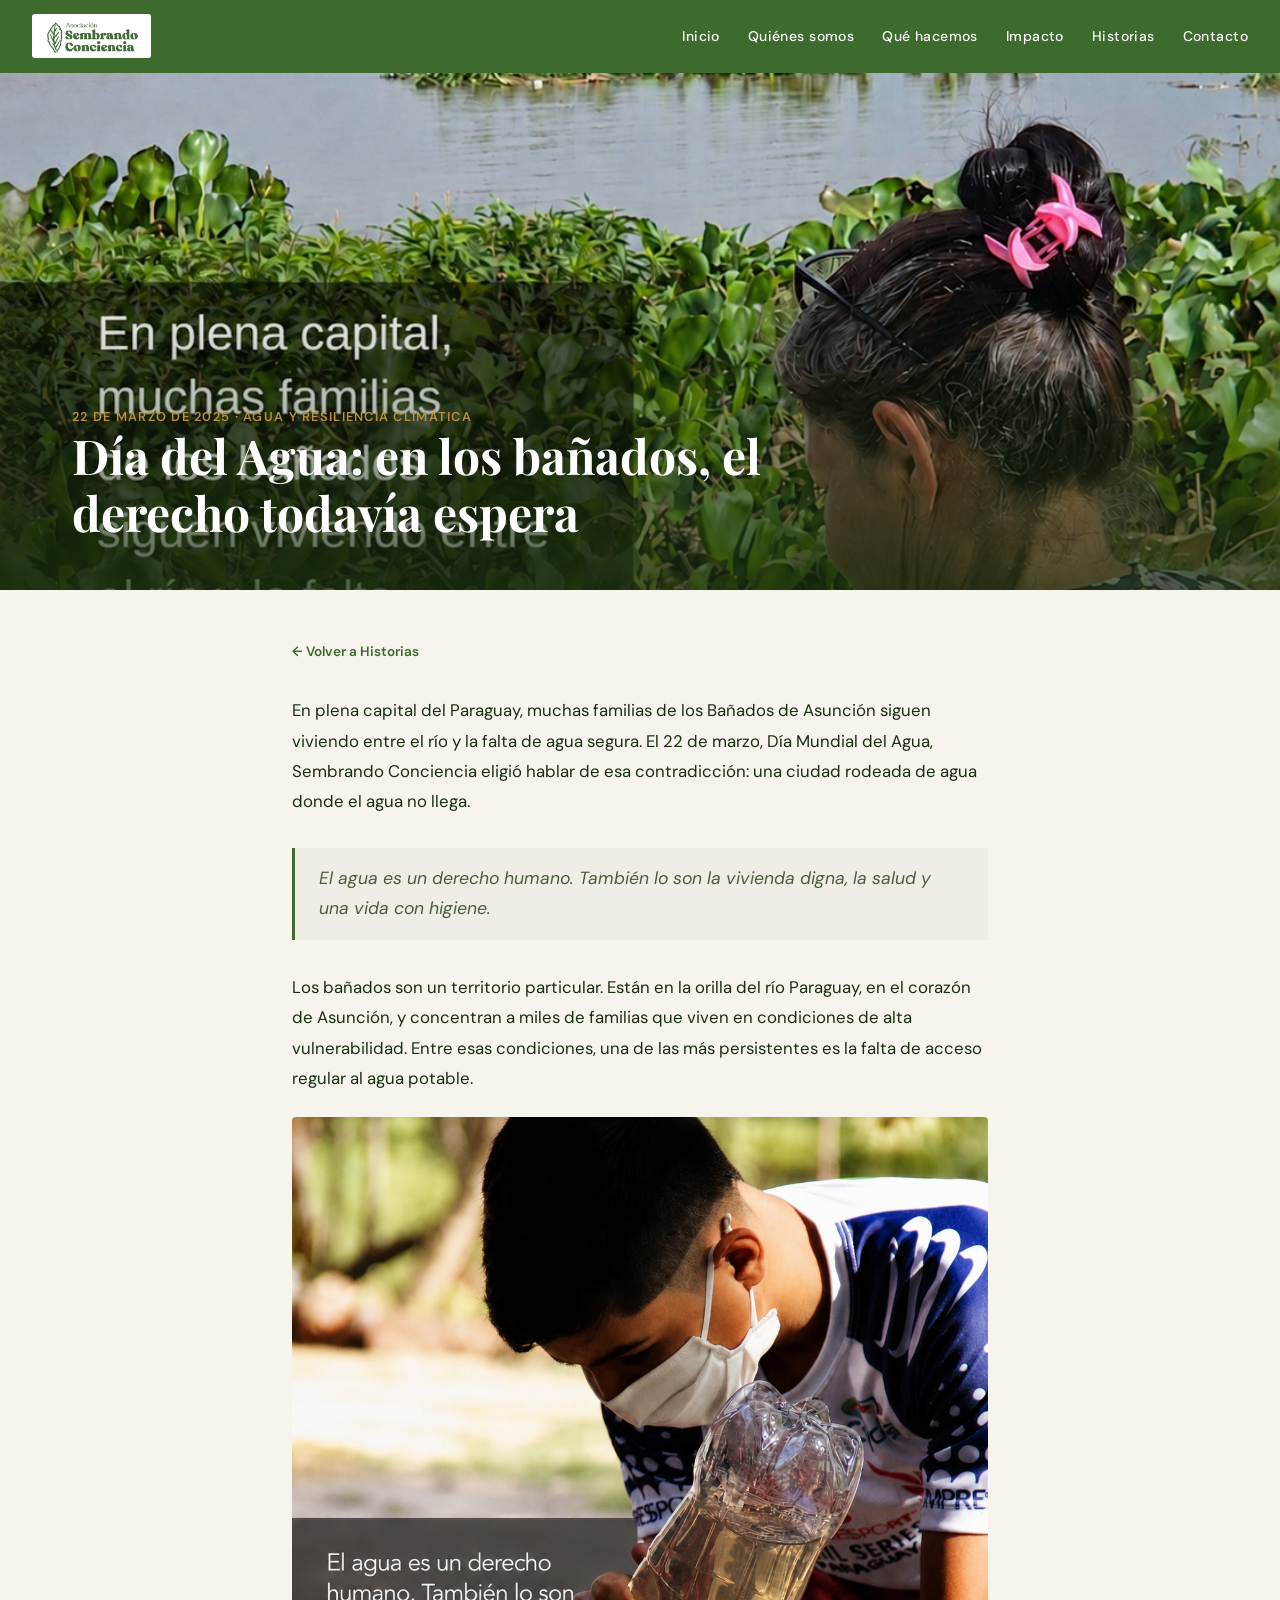
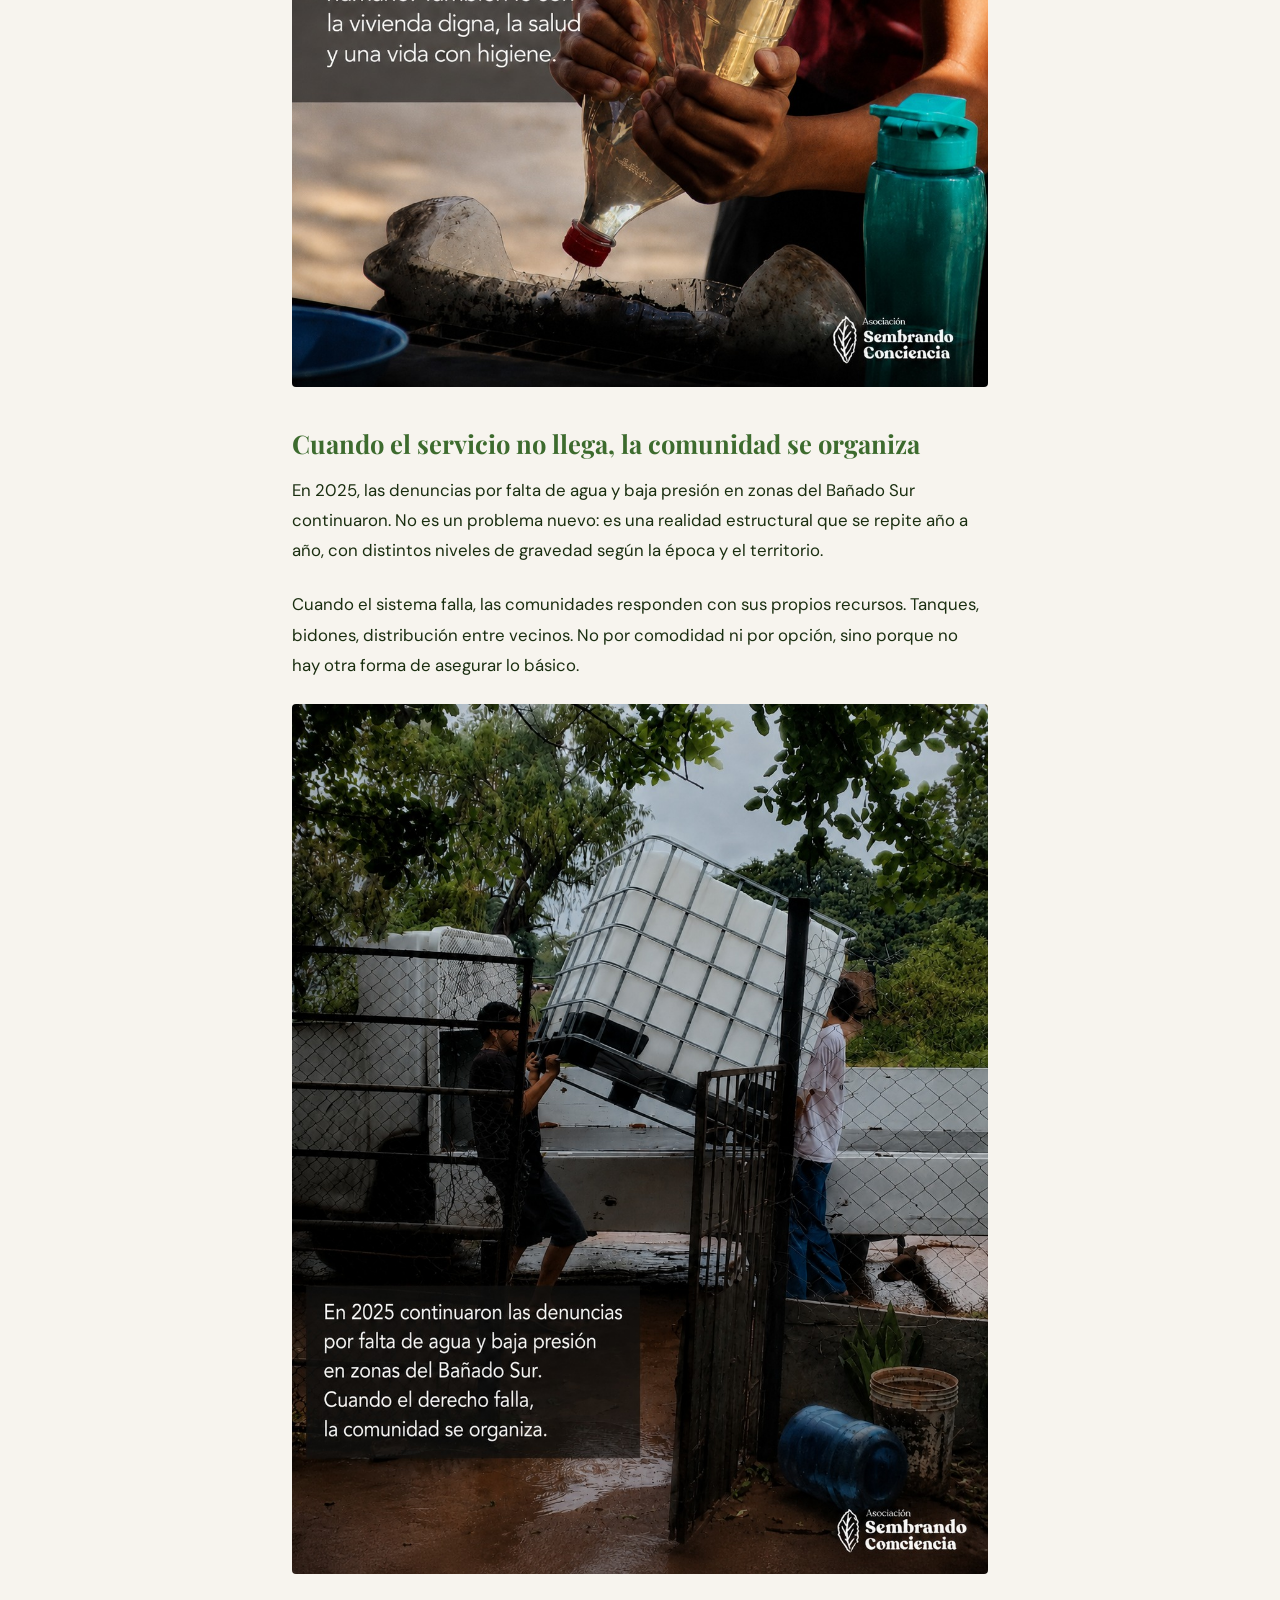
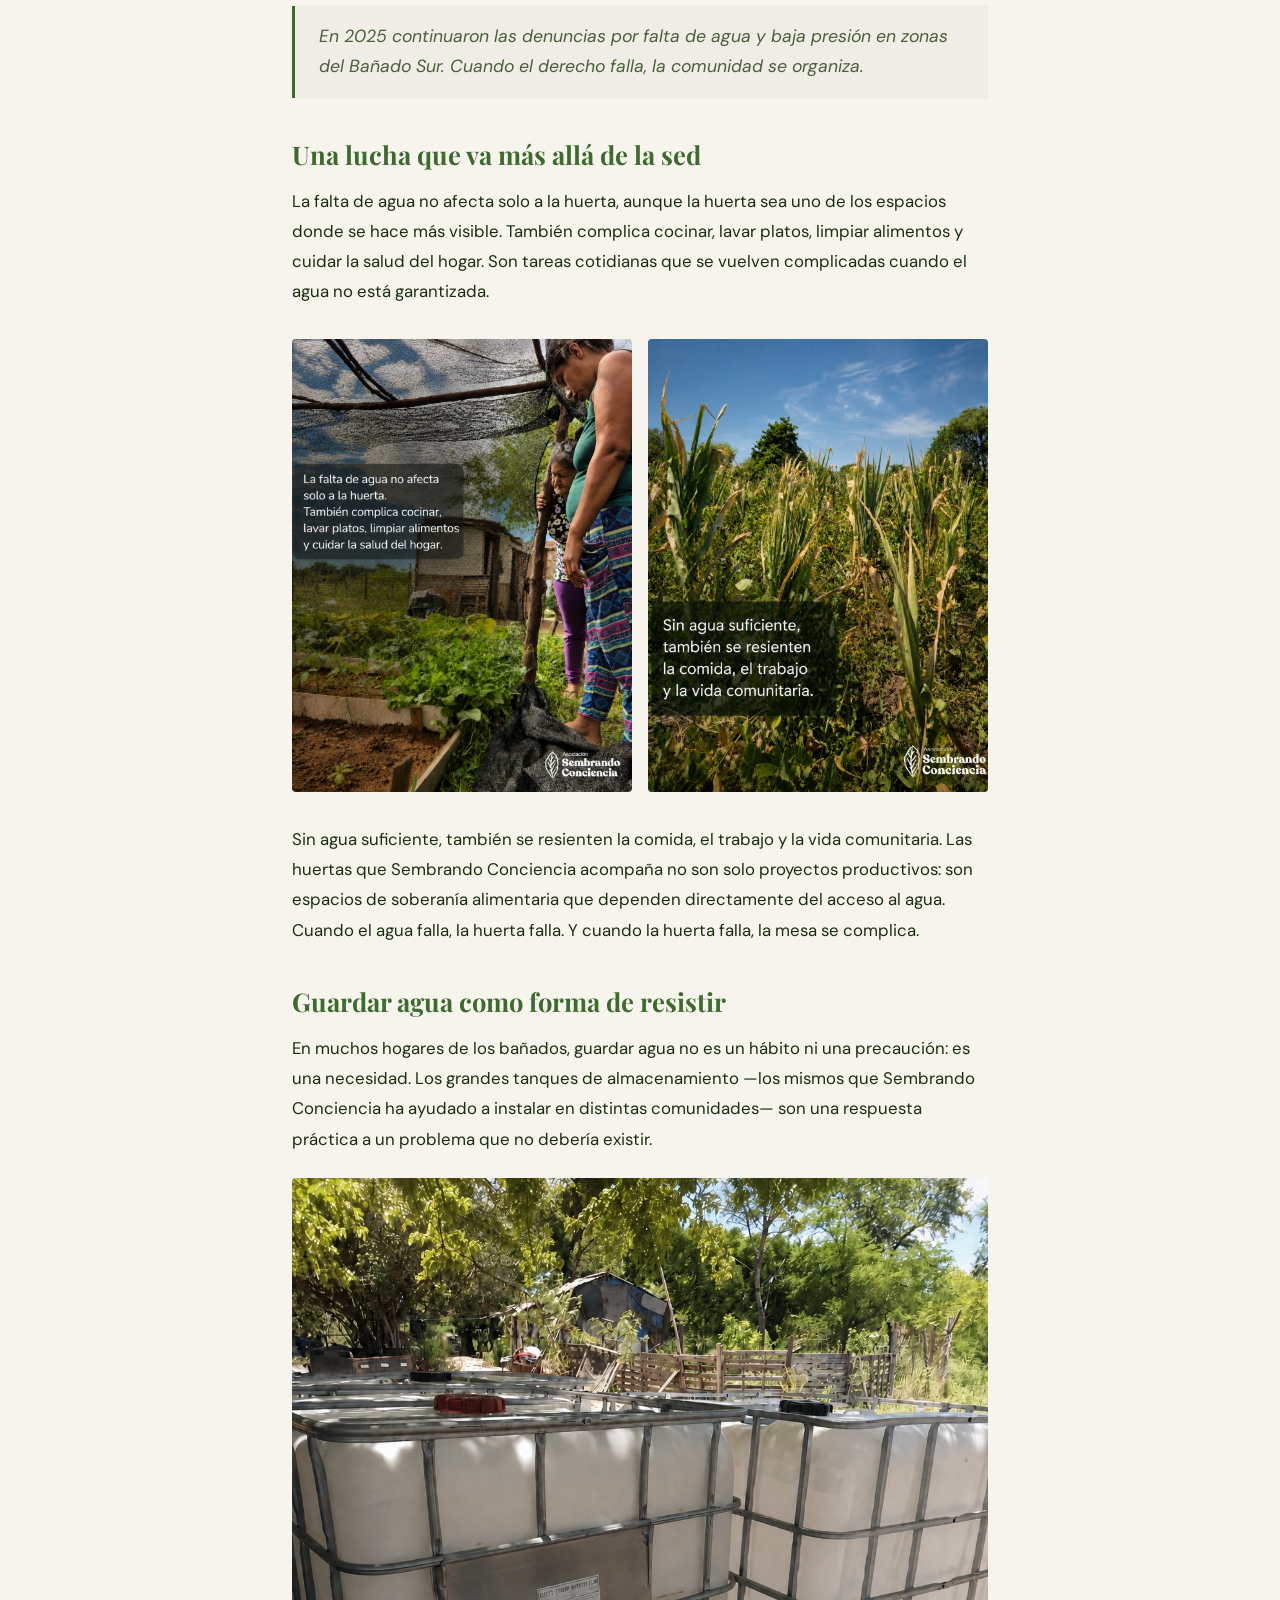
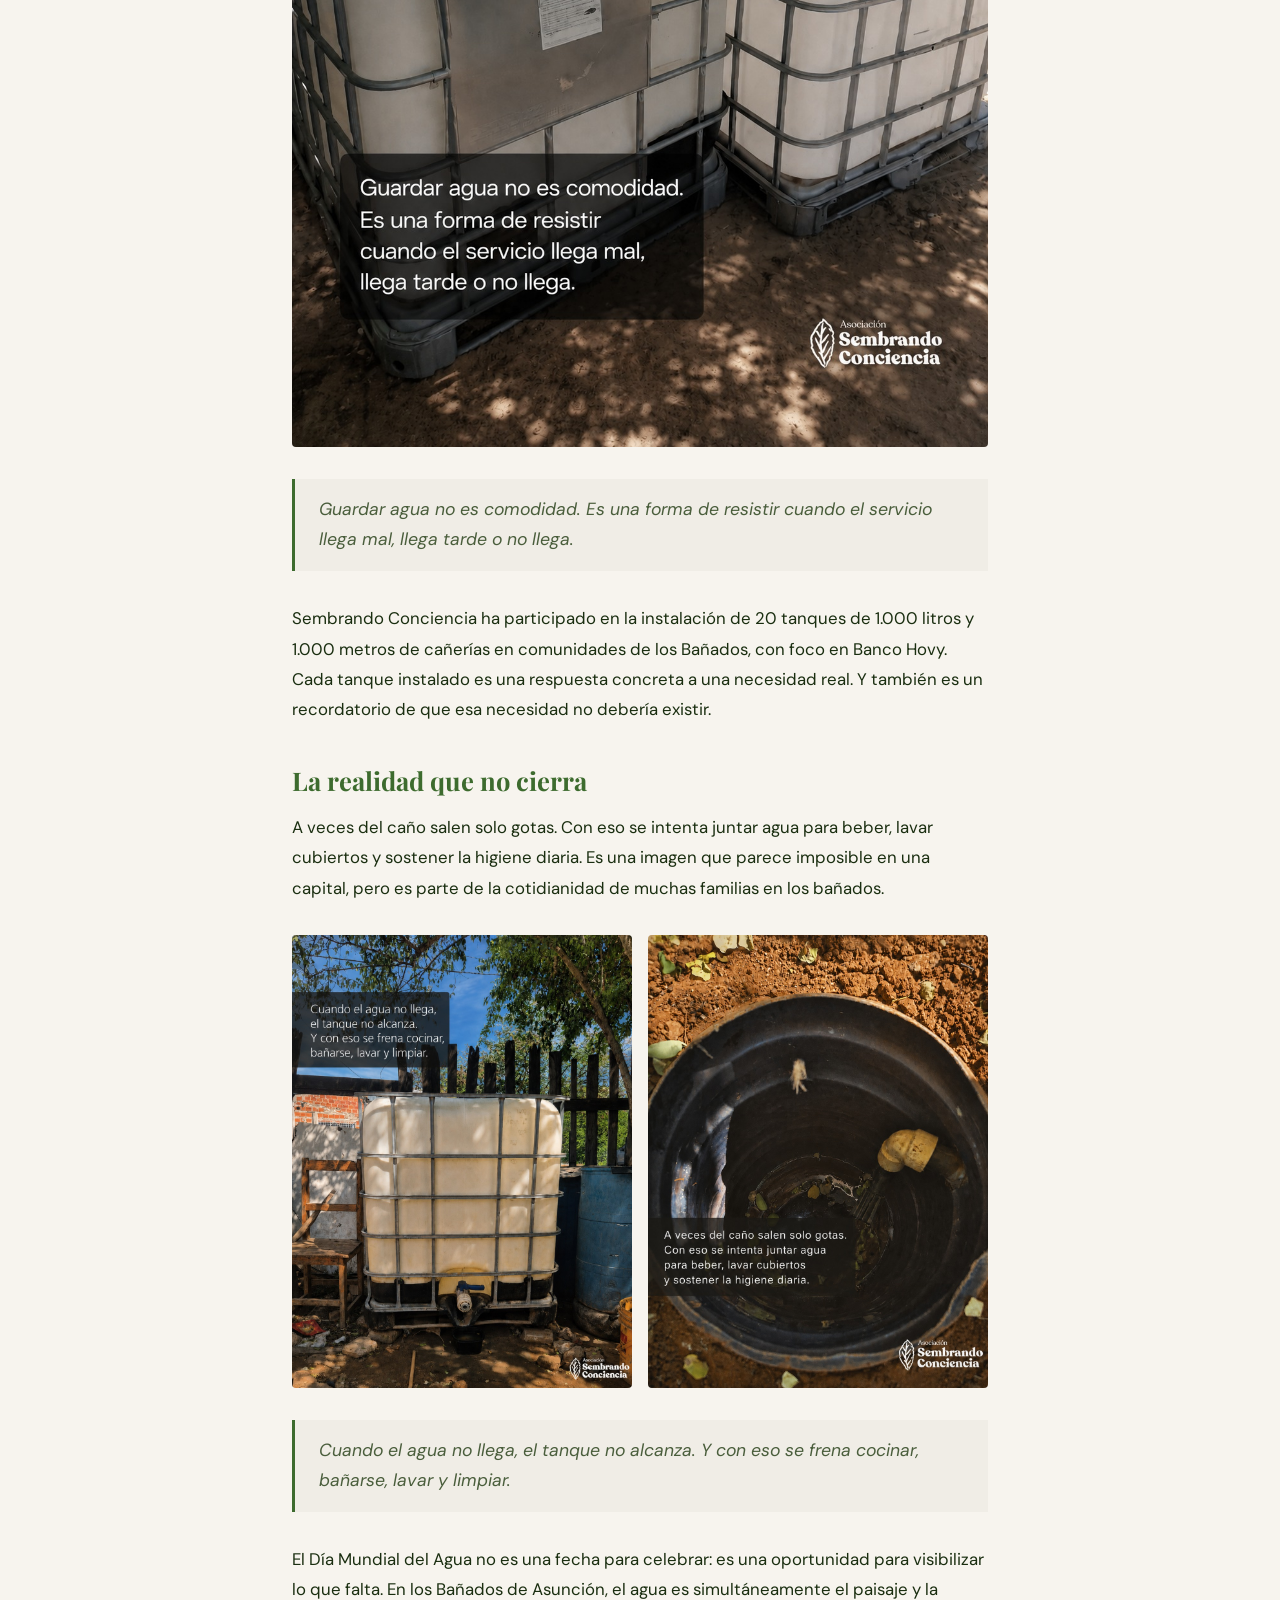
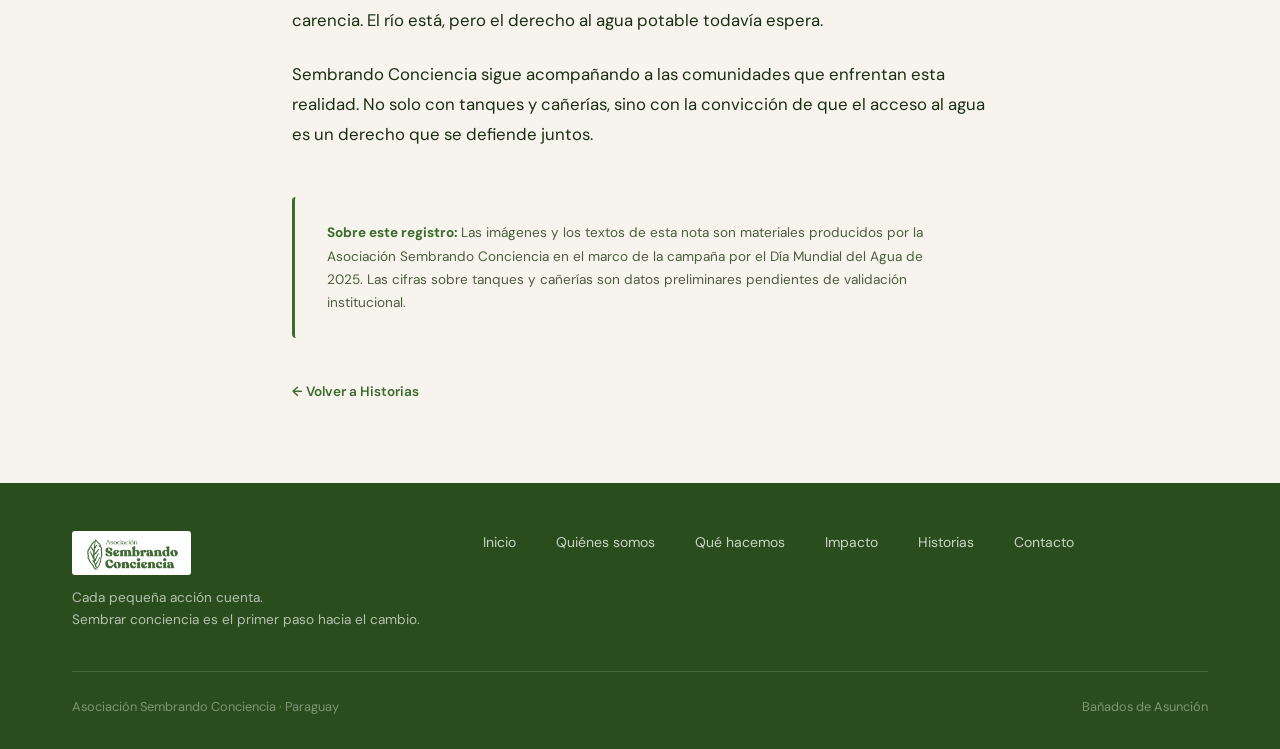
<file: blog/dia-del-agua.html>
<!DOCTYPE html>
<html lang="es">
<head>
  <meta charset="UTF-8" />
  <meta name="viewport" content="width=device-width, initial-scale=1.0" />
  <title>Día del Agua: en los bañados, el derecho todavía espera — Sembrando Conciencia</title>
  <meta name="description" content="En los Bañados de Asunción, muchas familias siguen sin acceso regular al agua potable. Sembrando Conciencia registra esta realidad y acompaña las respuestas comunitarias." />
  <link rel="stylesheet" href="../css/style.css" />
</head>
<body>

<nav class="nav">
  <a class="nav__logo" href="../index.html">
    <img src="../images/logo-verde.jpeg" alt="Asociación Sembrando Conciencia" />
  </a>
  <button class="nav__menu-btn" aria-label="Abrir menú">
    <span></span><span></span><span></span>
  </button>
  <ul class="nav__links">
    <li><a href="../index.html">Inicio</a></li>
    <li><a href="../quienes-somos.html">Quiénes somos</a></li>
    <li><a href="../que-hacemos.html">Qué hacemos</a></li>
    <li><a href="../impacto.html">Impacto</a></li>
    <li><a href="../historias.html">Historias</a></li>
    <li><a href="../contacto.html">Contacto</a></li>
  </ul>
</nav>

<article class="articulo">

  <!-- HERO -->
  <div class="articulo__hero">
    <img src="../images/dia-del-agua/agua-06-banado-mujer.jpg" alt="Mujer de espaldas mirando el río en los bañados de Asunción, rodeada de vegetación y contaminación" />
    <div class="articulo__hero-overlay"></div>
    <div class="articulo__hero-texto contenedor">
      <p class="articulo__hero-fecha">22 de marzo de 2025 · Agua y resiliencia climática</p>
      <h1 class="articulo__hero-titulo">Día del Agua: en los bañados, el derecho todavía espera</h1>
    </div>
  </div>

  <!-- CUERPO -->
  <div class="articulo__cuerpo">
    <a href="../historias.html" class="volver">← Volver a Historias</a>

    <p>En plena capital del Paraguay, muchas familias de los Bañados de Asunción siguen viviendo entre el río y la falta de agua segura. El 22 de marzo, Día Mundial del Agua, Sembrando Conciencia eligió hablar de esa contradicción: una ciudad rodeada de agua donde el agua no llega.</p>

    <blockquote>El agua es un derecho humano. También lo son la vivienda digna, la salud y una vida con higiene.</blockquote>

    <p>Los bañados son un territorio particular. Están en la orilla del río Paraguay, en el corazón de Asunción, y concentran a miles de familias que viven en condiciones de alta vulnerabilidad. Entre esas condiciones, una de las más persistentes es la falta de acceso regular al agua potable.</p>

    <div class="tarjeta-agua">
      <img src="../images/dia-del-agua/agua-01-derecho.jpg" alt="Joven filtrando agua con una botella casera en espacio comunitario" />
    </div>

    <h2>Cuando el servicio no llega, la comunidad se organiza</h2>

    <p>En 2025, las denuncias por falta de agua y baja presión en zonas del Bañado Sur continuaron. No es un problema nuevo: es una realidad estructural que se repite año a año, con distintos niveles de gravedad según la época y el territorio.</p>

    <p>Cuando el sistema falla, las comunidades responden con sus propios recursos. Tanques, bidones, distribución entre vecinos. No por comodidad ni por opción, sino porque no hay otra forma de asegurar lo básico.</p>

    <div class="tarjeta-agua">
      <img src="../images/dia-del-agua/agua-02-tanque-instalacion.jpg" alt="Vecinos instalando un tanque de agua de gran capacidad en comunidad del Bañado Sur" />
    </div>

    <blockquote>En 2025 continuaron las denuncias por falta de agua y baja presión en zonas del Bañado Sur. Cuando el derecho falla, la comunidad se organiza.</blockquote>

    <h2>Una lucha que va más allá de la sed</h2>

    <p>La falta de agua no afecta solo a la huerta, aunque la huerta sea uno de los espacios donde se hace más visible. También complica cocinar, lavar platos, limpiar alimentos y cuidar la salud del hogar. Son tareas cotidianas que se vuelven complicadas cuando el agua no está garantizada.</p>

    <div class="galeria-blog">
      <img src="../images/dia-del-agua/agua-03-huerta-mujeres.jpg" alt="Dos mujeres revisando plantas en una huerta comunitaria bajo media sombra" />
      <img src="../images/dia-del-agua/agua-04-cultivo-seco.jpg" alt="Cultivo de maíz con plantas resecas por falta de agua bajo cielo azul" />
    </div>

    <p>Sin agua suficiente, también se resienten la comida, el trabajo y la vida comunitaria. Las huertas que Sembrando Conciencia acompaña no son solo proyectos productivos: son espacios de soberanía alimentaria que dependen directamente del acceso al agua. Cuando el agua falla, la huerta falla. Y cuando la huerta falla, la mesa se complica.</p>

    <h2>Guardar agua como forma de resistir</h2>

    <p>En muchos hogares de los bañados, guardar agua no es un hábito ni una precaución: es una necesidad. Los grandes tanques de almacenamiento —los mismos que Sembrando Conciencia ha ayudado a instalar en distintas comunidades— son una respuesta práctica a un problema que no debería existir.</p>

    <div class="tarjeta-agua">
      <img src="../images/dia-del-agua/agua-05-tanques.jpg" alt="Dos grandes tanques IBC de almacenamiento de agua instalados en un terreno comunitario" />
    </div>

    <blockquote>Guardar agua no es comodidad. Es una forma de resistir cuando el servicio llega mal, llega tarde o no llega.</blockquote>

    <p>Sembrando Conciencia ha participado en la instalación de 20 tanques de 1.000 litros y 1.000 metros de cañerías en comunidades de los Bañados, con foco en Banco Hovy. Cada tanque instalado es una respuesta concreta a una necesidad real. Y también es un recordatorio de que esa necesidad no debería existir.</p>

    <h2>La realidad que no cierra</h2>

    <p>A veces del caño salen solo gotas. Con eso se intenta juntar agua para beber, lavar cubiertos y sostener la higiene diaria. Es una imagen que parece imposible en una capital, pero es parte de la cotidianidad de muchas familias en los bañados.</p>

    <div class="galeria-blog">
      <img src="../images/dia-del-agua/agua-07-tanque-familia.jpg" alt="Tanque familiar de agua junto a silla de madera y materiales de uso cotidiano" />
      <img src="../images/dia-del-agua/agua-08-balde-gotas.jpg" alt="Balde casi vacío con apenas unas gotas de agua en el fondo" />
    </div>

    <blockquote>Cuando el agua no llega, el tanque no alcanza. Y con eso se frena cocinar, bañarse, lavar y limpiar.</blockquote>

    <p>El Día Mundial del Agua no es una fecha para celebrar: es una oportunidad para visibilizar lo que falta. En los Bañados de Asunción, el agua es simultáneamente el paisaje y la carencia. El río está, pero el derecho al agua potable todavía espera.</p>

    <p>Sembrando Conciencia sigue acompañando a las comunidades que enfrentan esta realidad. No solo con tanques y cañerías, sino con la convicción de que el acceso al agua es un derecho que se defiende juntos.</p>

    <div style="margin-top:3rem; padding:1.5rem 2rem; background:var(--crema); border-radius:4px; border-left:3px solid var(--verde);">
      <p style="font-size:0.85rem; color:var(--texto-suave); margin:0; line-height:1.7"><strong style="color:var(--verde)">Sobre este registro:</strong> Las imágenes y los textos de esta nota son materiales producidos por la Asociación Sembrando Conciencia en el marco de la campaña por el Día Mundial del Agua de 2025. Las cifras sobre tanques y cañerías son datos preliminares pendientes de validación institucional.</p>
    </div>

    <div style="margin-top:2.5rem;">
      <a href="../historias.html" class="volver">← Volver a Historias</a>
    </div>
  </div>
</article>

<footer class="footer">
  <div class="contenedor">
    <div class="footer__inner">
      <div>
        <img src="../images/logo-verde.jpeg" alt="Asociación Sembrando Conciencia" class="footer__logo" />
        <p class="footer__slogan">Cada pequeña acción cuenta.<br>Sembrar conciencia es el primer paso hacia el cambio.</p>
      </div>
      <nav class="footer__nav" aria-label="Navegación secundaria">
        <a href="../index.html">Inicio</a>
        <a href="../quienes-somos.html">Quiénes somos</a>
        <a href="../que-hacemos.html">Qué hacemos</a>
        <a href="../impacto.html">Impacto</a>
        <a href="../historias.html">Historias</a>
        <a href="../contacto.html">Contacto</a>
      </nav>
    </div>
    <div class="footer__copy">
      <span>Asociación Sembrando Conciencia · Paraguay</span>
      <span>Bañados de Asunción</span>
    </div>
  </div>
</footer>

<script src="../js/main.js"></script>
</body>
</html>
</file>
<file: css/style.css>
@import url('https://fonts.googleapis.com/css2?family=Playfair+Display:wght@400;600;700;900&family=DM+Sans:wght@300;400;500;600&display=swap');

:root {
  --verde: #3D6B2E;
  --verde-claro: #5A8A3C;
  --verde-oscuro: #2A4D1E;
  --verde-hover: #4a7f38;
  --crema: #F7F4EE;
  --crema-oscuro: #EDE8DC;
  --dorado: #B8913A;
  --texto: #1A2E10;
  --texto-suave: #4A5E3C;
  --blanco: #FFFFFF;
  --gris-suave: #f0ede6;

  --font-titulo: 'Playfair Display', Georgia, serif;
  --font-cuerpo: 'DM Sans', system-ui, sans-serif;

  --max: 1200px;
  --gap: clamp(1rem, 4vw, 2rem);
  --radio: 4px;
}

*, *::before, *::after { box-sizing: border-box; margin: 0; padding: 0; }

html { scroll-behavior: smooth; }

body {
  font-family: var(--font-cuerpo);
  color: var(--texto);
  background: var(--crema);
  line-height: 1.65;
  font-size: 1rem;
}

img { display: block; max-width: 100%; height: auto; }
a { color: inherit; text-decoration: none; }
ul { list-style: none; }

.contenedor {
  width: min(var(--max), 100%);
  margin-inline: auto;
  padding-inline: var(--gap);
}

/* ── NAVEGACIÓN ───────────────────────────────── */
.nav {
  position: fixed;
  top: 0;
  left: 0;
  right: 0;
  z-index: 100;
  background: var(--verde);
  padding: 0.9rem var(--gap);
  display: flex;
  align-items: center;
  justify-content: space-between;
  gap: 1rem;
}

.nav__logo img {
  height: 44px;
  width: auto;
  background: var(--blanco);
  border-radius: 3px;
  padding: 4px 10px;
}

.nav__links {
  display: flex;
  gap: 1.75rem;
  align-items: center;
}

.nav__links a {
  font-family: var(--font-cuerpo);
  font-size: 0.875rem;
  font-weight: 500;
  color: var(--blanco);
  letter-spacing: 0.03em;
  transition: opacity 0.2s;
}
.nav__links a:hover { opacity: 0.75; }
.nav__links a.activo { border-bottom: 2px solid var(--dorado); padding-bottom: 2px; }

.nav__menu-btn {
  display: none;
  flex-direction: column;
  gap: 5px;
  cursor: pointer;
  padding: 4px;
  background: none;
  border: none;
}
.nav__menu-btn span {
  display: block;
  width: 24px;
  height: 2px;
  background: var(--blanco);
  transition: all 0.3s;
}

@media (max-width: 768px) {
  .nav__links {
    display: none;
    position: absolute;
    top: 100%;
    left: 0;
    right: 0;
    background: var(--verde-oscuro);
    flex-direction: column;
    padding: 1.5rem var(--gap);
    gap: 1.25rem;
    align-items: flex-start;
  }
  .nav__links.abierto { display: flex; }
  .nav__menu-btn { display: flex; }
}

/* ── HERO ─────────────────────────────────────── */
.hero {
  min-height: 100svh;
  position: relative;
  display: flex;
  align-items: flex-end;
  padding-top: 70px;
}

.hero__foto {
  position: absolute;
  inset: 0;
  object-fit: cover;
  width: 100%;
  height: 100%;
}

.hero__overlay {
  position: absolute;
  inset: 0;
  background: linear-gradient(to top, rgba(26,46,16,0.88) 0%, rgba(26,46,16,0.35) 60%, transparent 100%);
}

.hero__contenido {
  position: relative;
  z-index: 2;
  padding: 4rem var(--gap) 5rem;
  max-width: 820px;
}

.hero__kicker {
  font-family: var(--font-cuerpo);
  font-size: 0.8rem;
  font-weight: 600;
  letter-spacing: 0.15em;
  text-transform: uppercase;
  color: var(--dorado);
  margin-bottom: 1rem;
}

.hero__titulo {
  font-family: var(--font-titulo);
  font-size: clamp(2.2rem, 6vw, 4.5rem);
  font-weight: 700;
  color: var(--blanco);
  line-height: 1.1;
  margin-bottom: 1.5rem;
}

.hero__subtitulo {
  font-family: var(--font-cuerpo);
  font-size: clamp(1rem, 2vw, 1.2rem);
  color: rgba(255,255,255,0.88);
  font-weight: 300;
  max-width: 600px;
  margin-bottom: 2.5rem;
  line-height: 1.6;
}

.hero__cta {
  display: inline-flex;
  align-items: center;
  gap: 0.5rem;
  background: var(--dorado);
  color: var(--blanco);
  font-weight: 600;
  font-size: 0.9rem;
  letter-spacing: 0.04em;
  padding: 0.85rem 2rem;
  border-radius: var(--radio);
  transition: background 0.2s;
}
.hero__cta:hover { background: #a07a2e; }

/* ── SECCIONES GENERALES ─────────────────────── */
.seccion {
  padding-block: clamp(3rem, 8vw, 6rem);
}

.seccion--crema { background: var(--crema); }
.seccion--blanca { background: var(--blanco); }
.seccion--verde { background: var(--verde); color: var(--blanco); }
.seccion--oscura { background: var(--verde-oscuro); color: var(--blanco); }

.seccion__encabezado {
  margin-bottom: clamp(2rem, 5vw, 3.5rem);
  max-width: 640px;
}
.seccion__encabezado--centrado {
  text-align: center;
  margin-inline: auto;
}

.etiqueta {
  display: inline-block;
  font-size: 0.75rem;
  font-weight: 600;
  letter-spacing: 0.15em;
  text-transform: uppercase;
  color: var(--verde);
  margin-bottom: 0.75rem;
}
.seccion--verde .etiqueta,
.seccion--oscura .etiqueta { color: var(--dorado); }

.titulo-seccion {
  font-family: var(--font-titulo);
  font-size: clamp(1.75rem, 4vw, 2.75rem);
  font-weight: 700;
  line-height: 1.2;
  color: var(--texto);
  margin-bottom: 1rem;
}
.seccion--verde .titulo-seccion,
.seccion--oscura .titulo-seccion { color: var(--blanco); }

.bajada {
  font-size: 1.05rem;
  color: var(--texto-suave);
  line-height: 1.7;
}
.seccion--verde .bajada,
.seccion--oscura .bajada { color: rgba(255,255,255,0.8); }

/* ── PRESENTACIÓN (INICIO) ────────────────────── */
.presentacion {
  display: grid;
  grid-template-columns: 1fr 1fr;
  gap: 4rem;
  align-items: center;
}
@media (max-width: 768px) { .presentacion { grid-template-columns: 1fr; gap: 2rem; } }

.presentacion__foto {
  aspect-ratio: 4/5;
  object-fit: cover;
  border-radius: 2px;
  box-shadow: 0 8px 32px rgba(26,46,16,0.15);
}

.presentacion__texto .bajada + .bajada { margin-top: 1rem; }

/* ── ÁREAS DE TRABAJO ─────────────────────────── */
.areas__grilla {
  display: grid;
  grid-template-columns: repeat(auto-fit, minmax(220px, 1fr));
  gap: 1.5rem;
}

.area-card {
  background: var(--blanco);
  border-radius: var(--radio);
  padding: 2rem 1.5rem;
  border-top: 3px solid var(--verde);
  transition: transform 0.2s, box-shadow 0.2s;
}
.area-card:hover { transform: translateY(-4px); box-shadow: 0 12px 32px rgba(26,46,16,0.12); }

.area-card__icono {
  font-size: 2rem;
  margin-bottom: 1rem;
  line-height: 1;
}
.area-card__titulo {
  font-family: var(--font-titulo);
  font-size: 1.1rem;
  font-weight: 700;
  color: var(--verde);
  margin-bottom: 0.6rem;
}
.area-card__texto {
  font-size: 0.9rem;
  color: var(--texto-suave);
  line-height: 1.6;
}

/* ── CIFRAS ───────────────────────────────────── */
.cifras__grilla {
  display: grid;
  grid-template-columns: repeat(auto-fit, minmax(200px, 1fr));
  gap: 2rem;
  margin-bottom: 2rem;
}

.cifra {
  text-align: center;
  padding: 2rem 1rem;
  border: 1px solid rgba(255,255,255,0.15);
  border-radius: var(--radio);
}

.cifra__numero {
  font-family: var(--font-titulo);
  font-size: clamp(2.5rem, 5vw, 4rem);
  font-weight: 900;
  color: var(--dorado);
  line-height: 1;
  margin-bottom: 0.5rem;
}
.cifra__label {
  font-size: 0.95rem;
  font-weight: 500;
  color: rgba(255,255,255,0.9);
  line-height: 1.4;
}

.cifras__nota {
  text-align: center;
  font-size: 0.8rem;
  color: rgba(255,255,255,0.55);
  max-width: 640px;
  margin-inline: auto;
  line-height: 1.6;
}

/* ── TERRITORIOS ──────────────────────────────── */
.territorios__grilla {
  display: flex;
  flex-wrap: wrap;
  gap: 0.75rem;
}
.territorio-tag {
  background: var(--blanco);
  border: 1px solid var(--crema-oscuro);
  border-radius: 100px;
  padding: 0.5rem 1.25rem;
  font-size: 0.9rem;
  font-weight: 500;
  color: var(--verde);
  transition: background 0.2s, color 0.2s;
}
.territorio-tag:hover { background: var(--verde); color: var(--blanco); }

/* ── GALERÍA 2 columnas ───────────────────────── */
.galeria-duo {
  display: grid;
  grid-template-columns: 1fr 1fr;
  gap: 1rem;
}
@media (max-width: 600px) { .galeria-duo { grid-template-columns: 1fr; } }

.galeria-duo img {
  width: 100%;
  aspect-ratio: 4/3;
  object-fit: cover;
  border-radius: var(--radio);
}

/* ── BLOG PREVIEW ─────────────────────────────── */
.blog__grilla {
  display: grid;
  grid-template-columns: 1fr 1fr;
  gap: 2rem;
}
@media (max-width: 768px) { .blog__grilla { grid-template-columns: 1fr; } }

.blog-card {
  background: var(--blanco);
  border-radius: var(--radio);
  overflow: hidden;
  display: flex;
  flex-direction: column;
  box-shadow: 0 2px 12px rgba(26,46,16,0.08);
  transition: transform 0.2s, box-shadow 0.2s;
}
.blog-card:hover { transform: translateY(-4px); box-shadow: 0 12px 32px rgba(26,46,16,0.14); }

.blog-card__foto {
  aspect-ratio: 16/9;
  object-fit: cover;
  width: 100%;
}

.blog-card__cuerpo {
  padding: 1.5rem;
  display: flex;
  flex-direction: column;
  flex: 1;
}
.blog-card__fecha {
  font-size: 0.75rem;
  font-weight: 600;
  color: var(--texto-suave);
  letter-spacing: 0.08em;
  text-transform: uppercase;
  margin-bottom: 0.5rem;
}
.blog-card__titulo {
  font-family: var(--font-titulo);
  font-size: 1.3rem;
  font-weight: 700;
  color: var(--texto);
  line-height: 1.3;
  margin-bottom: 0.75rem;
}
.blog-card__extracto {
  font-size: 0.9rem;
  color: var(--texto-suave);
  line-height: 1.65;
  flex: 1;
  margin-bottom: 1.25rem;
}
.blog-card__link {
  font-size: 0.85rem;
  font-weight: 600;
  color: var(--verde);
  letter-spacing: 0.04em;
  align-self: flex-start;
  border-bottom: 1px solid var(--verde);
  padding-bottom: 1px;
  transition: color 0.2s, border-color 0.2s;
}
.blog-card__link:hover { color: var(--verde-claro); border-color: var(--verde-claro); }

/* ── ARTÍCULO DE BLOG ────────────────────────── */
.articulo {
  padding-top: 70px;
}

.articulo__hero {
  position: relative;
  height: clamp(320px, 50vw, 520px);
  overflow: hidden;
}
.articulo__hero img {
  width: 100%;
  height: 100%;
  object-fit: cover;
}
.articulo__hero-overlay {
  position: absolute;
  inset: 0;
  background: linear-gradient(to top, rgba(26,46,16,0.75) 0%, transparent 60%);
}
.articulo__hero-texto {
  position: absolute;
  bottom: 0;
  left: 0;
  right: 0;
  padding: 2.5rem var(--gap);
}
.articulo__hero-titulo {
  font-family: var(--font-titulo);
  font-size: clamp(1.8rem, 4vw, 3rem);
  font-weight: 700;
  color: var(--blanco);
  line-height: 1.2;
  max-width: 760px;
  margin-bottom: 0.5rem;
}
.articulo__hero-fecha {
  font-size: 0.8rem;
  font-weight: 600;
  letter-spacing: 0.1em;
  text-transform: uppercase;
  color: var(--dorado);
}

.articulo__cuerpo {
  max-width: 760px;
  margin-inline: auto;
  padding: 3rem var(--gap);
}

.articulo__cuerpo p {
  font-size: 1.05rem;
  line-height: 1.8;
  color: var(--texto);
  margin-bottom: 1.5rem;
}
.articulo__cuerpo h2 {
  font-family: var(--font-titulo);
  font-size: 1.6rem;
  font-weight: 700;
  color: var(--verde);
  margin: 2.5rem 0 1rem;
  line-height: 1.25;
}
.articulo__cuerpo h3 {
  font-family: var(--font-titulo);
  font-size: 1.25rem;
  font-weight: 600;
  color: var(--texto);
  margin: 2rem 0 0.75rem;
}
.articulo__cuerpo blockquote {
  border-left: 3px solid var(--verde);
  padding: 1rem 1.5rem;
  margin: 2rem 0;
  background: var(--gris-suave);
  font-size: 1.1rem;
  font-style: italic;
  color: var(--texto-suave);
  line-height: 1.7;
}

.galeria-blog {
  display: grid;
  grid-template-columns: repeat(auto-fit, minmax(260px, 1fr));
  gap: 1rem;
  margin: 2rem 0;
}
.galeria-blog img {
  width: 100%;
  aspect-ratio: 3/4;
  object-fit: cover;
  border-radius: var(--radio);
}

.galeria-blog--horizontal img {
  aspect-ratio: 4/3;
}

.tarjeta-agua {
  margin: 1.5rem 0;
  border-radius: var(--radio);
  overflow: hidden;
}
.tarjeta-agua img {
  width: 100%;
  display: block;
}

/* ── CTA FINAL ────────────────────────────────── */
.cta-final {
  text-align: center;
  padding: clamp(4rem, 10vw, 7rem) var(--gap);
}
.cta-final .titulo-seccion { margin-bottom: 1rem; }
.cta-final .bajada { margin-bottom: 2rem; max-width: 540px; margin-inline: auto; }
.cta-final__botones {
  display: flex;
  gap: 1rem;
  justify-content: center;
  flex-wrap: wrap;
}

.btn {
  display: inline-flex;
  align-items: center;
  gap: 0.4rem;
  padding: 0.85rem 2rem;
  font-weight: 600;
  font-size: 0.9rem;
  letter-spacing: 0.04em;
  border-radius: var(--radio);
  transition: background 0.2s, color 0.2s;
  cursor: pointer;
}
.btn--principal { background: var(--verde); color: var(--blanco); }
.btn--principal:hover { background: var(--verde-claro); }
.btn--borde { border: 2px solid var(--verde); color: var(--verde); background: transparent; }
.btn--borde:hover { background: var(--verde); color: var(--blanco); }
.btn--blanco { border: 2px solid var(--blanco); color: var(--blanco); background: transparent; }
.btn--blanco:hover { background: var(--blanco); color: var(--verde); }

/* ── PÁGINA INTERNA HEADER ───────────────────── */
.pagina-header {
  background: var(--verde);
  padding: calc(70px + 3rem) var(--gap) 3rem;
  color: var(--blanco);
}
.pagina-header .etiqueta { color: var(--dorado); }
.pagina-header .titulo-seccion { color: var(--blanco); }
.pagina-header .bajada { color: rgba(255,255,255,0.8); }

/* ── QUIÉNES SOMOS ───────────────────────────── */
.timeline {
  display: flex;
  flex-direction: column;
  gap: 2rem;
  padding-left: 1.5rem;
  border-left: 2px solid var(--crema-oscuro);
}
.timeline-item {
  position: relative;
  padding-left: 1.5rem;
}
.timeline-item::before {
  content: '';
  position: absolute;
  left: -1.6rem;
  top: 0.35rem;
  width: 10px;
  height: 10px;
  background: var(--verde);
  border-radius: 50%;
}
.timeline-item__anio {
  font-family: var(--font-titulo);
  font-size: 0.85rem;
  font-weight: 700;
  color: var(--verde);
  letter-spacing: 0.08em;
  margin-bottom: 0.25rem;
}
.timeline-item__texto {
  font-size: 0.95rem;
  color: var(--texto-suave);
  line-height: 1.65;
}

.valores-grilla {
  display: grid;
  grid-template-columns: repeat(auto-fit, minmax(200px, 1fr));
  gap: 1.5rem;
}
.valor-card {
  background: var(--crema);
  border-radius: var(--radio);
  padding: 1.75rem 1.5rem;
}
.valor-card__titulo {
  font-family: var(--font-titulo);
  font-size: 1rem;
  font-weight: 700;
  color: var(--verde);
  margin-bottom: 0.5rem;
}
.valor-card__texto {
  font-size: 0.875rem;
  color: var(--texto-suave);
  line-height: 1.6;
}

/* ── QUÉ HACEMOS ──────────────────────────────── */
.area-detalle {
  display: grid;
  grid-template-columns: 1fr 1fr;
  gap: 3rem;
  align-items: center;
  padding-block: 2.5rem;
  border-bottom: 1px solid var(--crema-oscuro);
}
.area-detalle:last-child { border-bottom: none; }
.area-detalle--invertido { direction: rtl; }
.area-detalle--invertido > * { direction: ltr; }

@media (max-width: 768px) {
  .area-detalle,
  .area-detalle--invertido { grid-template-columns: 1fr; direction: ltr; }
}

.area-detalle__foto {
  aspect-ratio: 4/3;
  object-fit: cover;
  border-radius: var(--radio);
  width: 100%;
}

.area-detalle__numero {
  font-family: var(--font-titulo);
  font-size: 3rem;
  font-weight: 900;
  color: var(--crema-oscuro);
  line-height: 1;
  margin-bottom: 0.5rem;
}
.area-detalle__titulo {
  font-family: var(--font-titulo);
  font-size: 1.5rem;
  font-weight: 700;
  color: var(--verde);
  margin-bottom: 1rem;
}
.area-detalle__texto {
  font-size: 0.95rem;
  color: var(--texto-suave);
  line-height: 1.7;
}

/* ── CONTACTO ─────────────────────────────────── */
.contacto-aviso {
  background: var(--gris-suave);
  border-left: 3px solid var(--dorado);
  padding: 1.25rem 1.5rem;
  border-radius: 0 var(--radio) var(--radio) 0;
  margin-bottom: 2.5rem;
  font-size: 0.9rem;
  color: var(--texto-suave);
  line-height: 1.6;
}

.contacto-campos {
  display: grid;
  grid-template-columns: 1fr 1fr;
  gap: 1.5rem;
}
@media (max-width: 600px) { .contacto-campos { grid-template-columns: 1fr; } }

.campo {
  padding: 1.25rem 1.5rem;
  background: var(--blanco);
  border: 1px solid var(--crema-oscuro);
  border-radius: var(--radio);
}
.campo__etiqueta {
  font-size: 0.75rem;
  font-weight: 600;
  letter-spacing: 0.1em;
  text-transform: uppercase;
  color: var(--verde);
  margin-bottom: 0.4rem;
}
.campo__valor {
  font-size: 0.95rem;
  color: var(--texto-suave);
  font-style: italic;
}

/* ── FOOTER ───────────────────────────────────── */
.footer {
  background: var(--verde-oscuro);
  color: var(--blanco);
  padding: 3rem var(--gap) 2rem;
}
.footer__inner {
  display: grid;
  grid-template-columns: 1fr 2fr;
  gap: 3rem;
  margin-bottom: 2.5rem;
}
@media (max-width: 600px) { .footer__inner { grid-template-columns: 1fr; gap: 2rem; } }

.footer__logo {
  height: 44px;
  margin-bottom: 0.75rem;
  background: var(--blanco);
  border-radius: 3px;
  padding: 4px 10px;
}
.footer__slogan {
  font-size: 0.85rem;
  color: rgba(255,255,255,0.65);
  line-height: 1.6;
}
.footer__nav {
  display: flex;
  flex-wrap: wrap;
  gap: 0.75rem 2.5rem;
  align-content: flex-start;
}
.footer__nav a {
  font-size: 0.875rem;
  color: rgba(255,255,255,0.75);
  transition: color 0.2s;
}
.footer__nav a:hover { color: var(--blanco); }

.footer__copy {
  border-top: 1px solid rgba(255,255,255,0.12);
  padding-top: 1.5rem;
  font-size: 0.8rem;
  color: rgba(255,255,255,0.4);
  display: flex;
  justify-content: space-between;
  flex-wrap: wrap;
  gap: 0.5rem;
}

/* ── BACK LINK ────────────────────────────────── */
.volver {
  display: inline-flex;
  align-items: center;
  gap: 0.4rem;
  font-size: 0.85rem;
  font-weight: 600;
  color: var(--verde);
  margin-bottom: 2rem;
  transition: gap 0.2s;
}
.volver:hover { gap: 0.6rem; }
</file>
